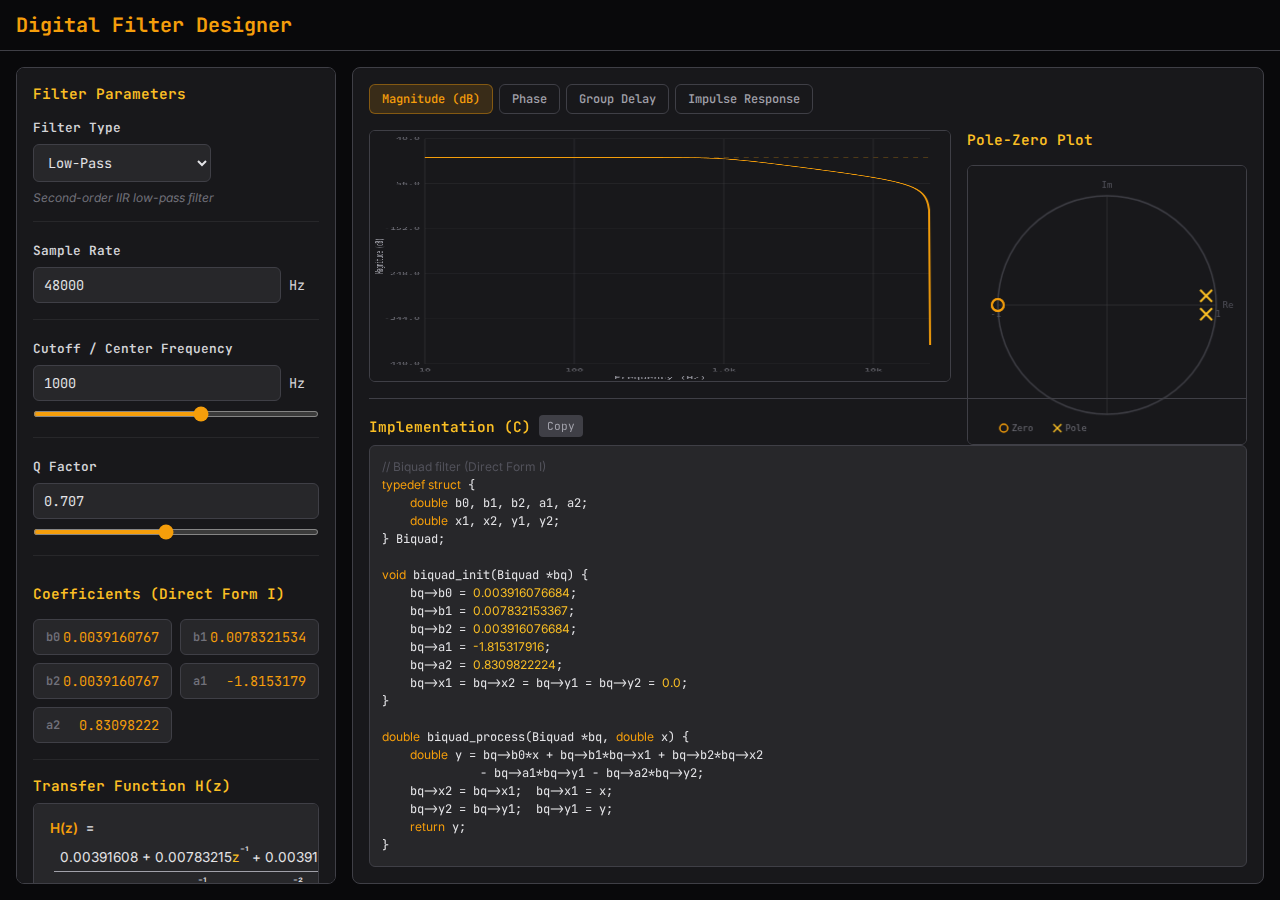
<file: biquad-pwa/index.html>
<!DOCTYPE html>
<html lang="en">
<head>
    <meta charset="UTF-8">
    <meta name="viewport" content="width=device-width, initial-scale=1.0">
    <meta name="description" content="Digital Filter Designer - Interactive discrete IIR filter design with real-time frequency response">
    <meta name="theme-color" content="#09090b">
    <title>Digital Filter Designer</title>

    <link rel="icon" type="image/svg+xml" href="data:image/svg+xml,%3Csvg xmlns=%27http://www.w3.org/2000/svg%27 viewBox=%270 0 32 32%27%3E%3Crect fill=%27%23f59e0b%27 width=%2732%27 height=%2732%27 rx=%274%27/%3E%3Ctext x=%2716%27 y=%2724%27 font-size=%2714%27 fill=%27%2309090b%27 text-anchor=%27middle%27 font-weight=%27bold%27%3EH(z)%3C/text%3E%3C/svg%3E">

    <!-- Fonts (matching main portfolio) -->
    <link rel="preconnect" href="https://fonts.googleapis.com">
    <link rel="preconnect" href="https://fonts.gstatic.com" crossorigin>
    <link href="https://fonts.googleapis.com/css2?family=JetBrains+Mono:wght@400;500;600;700&family=Inter:wght@400;500;600&display=swap" rel="stylesheet">

    <style>
        * {
            margin: 0;
            padding: 0;
            box-sizing: border-box;
            font-family: 'Inter', sans-serif;
        }

        ::-webkit-scrollbar { width: 8px; height: 8px; }
        ::-webkit-scrollbar-track { background: #18181b; }
        ::-webkit-scrollbar-thumb { background: #3f3f46; border-radius: 4px; }
        ::-webkit-scrollbar-thumb:hover { background: #52525b; }

        html, body {
            width: 100%;
            height: 100%;
            background: #09090b;
            color: #a1a1aa;
            overflow: hidden;
        }

        body {
            display: flex;
            flex-direction: column;
        }

        .container {
            display: flex;
            flex-direction: column;
            height: 100vh;
            width: 100%;
        }

        .nav-bar {
            background: #09090b;
            border-bottom: 1px solid #3f3f46;
            padding: 0.75rem 1rem;
            display: flex;
            justify-content: space-between;
            align-items: center;
            z-index: 100;
        }

        .nav-title {
            font-size: 1.25rem;
            font-weight: 700;
            color: #f59e0b;
            font-family: 'JetBrains Mono', monospace;
        }

        .main-content {
            display: flex;
            flex: 1;
            gap: 1rem;
            padding: 1rem;
            overflow: hidden;
        }

        .section {
            background: #18181b;
            border: 1px solid #3f3f46;
            border-radius: 0.5rem;
            padding: 1rem;
            overflow-y: auto;
        }

        .left-panel {
            flex: 0 0 320px;
            display: flex;
            flex-direction: column;
        }

        .right-panel {
            flex: 1;
            display: flex;
            flex-direction: column;
        }

        .section-title {
            margin-bottom: 1rem;
            color: #fbbf24;
            font-family: 'JetBrains Mono', monospace;
            font-weight: 600;
            font-size: 0.9rem;
        }

        .input-group {
            margin-bottom: 1.25rem;
            padding-bottom: 1rem;
            border-bottom: 1px solid #27272a;
        }

        .input-group:last-child {
            border-bottom: none;
            margin-bottom: 0;
        }

        label {
            display: block;
            font-weight: 600;
            margin-bottom: 0.5rem;
            font-size: 0.8rem;
            color: #d4d4d8;
            font-family: 'JetBrains Mono', monospace;
        }

        .input-wrapper {
            display: flex;
            gap: 0.5rem;
            align-items: center;
        }

        input[type="number"],
        select {
            flex: 1;
            padding: 0.5rem 0.625rem;
            background: #27272a;
            border: 1px solid #3f3f46;
            color: #e4e4e7;
            font-family: 'JetBrains Mono', monospace;
            font-size: 0.85rem;
            border-radius: 0.375rem;
            transition: all 0.2s ease;
        }

        input[type="number"]:focus,
        select:focus {
            outline: none;
            border-color: #f59e0b;
            box-shadow: 0 0 0 2px rgba(245, 158, 11, 0.15);
        }

        select {
            cursor: pointer;
        }

        select option {
            background: #27272a;
            color: #e4e4e7;
        }

        input[type="range"] {
            flex: 1;
            cursor: pointer;
            accent-color: #f59e0b;
            height: 6px;
        }

        .unit-label {
            color: #d4d4d8;
            font-family: 'JetBrains Mono', monospace;
            font-size: 0.85rem;
            min-width: 30px;
        }

        .coeff-grid {
            display: grid;
            grid-template-columns: 1fr 1fr;
            gap: 0.5rem;
        }

        .coeff-item {
            background: #27272a;
            border: 1px solid #3f3f46;
            padding: 0.5rem 0.75rem;
            border-radius: 0.375rem;
            display: flex;
            justify-content: space-between;
            align-items: center;
        }

        .coeff-name {
            font-family: 'JetBrains Mono', monospace;
            font-size: 0.75rem;
            color: #71717a;
            font-weight: 600;
        }

        .coeff-value {
            font-family: 'JetBrains Mono', monospace;
            font-size: 0.85rem;
            color: #f59e0b;
        }

        .plot-tabs {
            display: flex;
            gap: 0.375rem;
            margin-bottom: 1rem;
            flex-wrap: wrap;
        }

        .plot-tab {
            padding: 0.375rem 0.75rem;
            background: transparent;
            border: 1px solid #3f3f46;
            color: #a1a1aa;
            cursor: pointer;
            font-size: 0.75rem;
            font-family: 'JetBrains Mono', monospace;
            font-weight: 500;
            transition: all 0.2s ease;
            border-radius: 0.375rem;
        }

        .plot-tab:hover {
            background: #27272a;
            color: #e4e4e7;
            border-color: #52525b;
        }

        .plot-tab.active {
            background: rgba(245, 158, 11, 0.15);
            color: #f59e0b;
            border-color: rgba(245, 158, 11, 0.4);
        }

        .plot-area {
            flex: 1;
            display: flex;
            gap: 1rem;
            min-height: 0;
        }

        .plot-main {
            flex: 1;
            display: flex;
            flex-direction: column;
            min-width: 0;
        }

        canvas {
            width: 100%;
            flex: 1;
            background: #18181b;
            border: 1px solid #3f3f46;
            border-radius: 0.375rem;
            display: block;
            min-height: 200px;
        }

        .pz-canvas-wrap {
            flex: 0 0 280px;
            display: flex;
            flex-direction: column;
        }

        .pz-canvas-wrap canvas {
            aspect-ratio: 1;
            flex: 0 0 auto;
        }

        .impl-section {
            margin-top: 1rem;
            padding-top: 1rem;
            border-top: 1px solid #3f3f46;
        }

        .code-block {
            background: #27272a;
            border: 1px solid #3f3f46;
            border-radius: 0.375rem;
            padding: 0.75rem;
            font-family: 'JetBrains Mono', monospace;
            font-size: 0.75rem;
            color: #e4e4e7;
            overflow-x: auto;
            white-space: pre;
            line-height: 1.5;
        }

        .code-block .keyword { color: #f59e0b; }
        .code-block .comment { color: #52525b; }
        .code-block .number { color: #fbbf24; }

        .copy-btn {
            background: #3f3f46;
            border: none;
            color: #a1a1aa;
            padding: 0.25rem 0.5rem;
            border-radius: 0.25rem;
            cursor: pointer;
            font-size: 0.7rem;
            font-family: 'JetBrains Mono', monospace;
            transition: all 0.2s;
            margin-left: 0.5rem;
        }

        .copy-btn:hover {
            background: #52525b;
            color: #e4e4e7;
        }

        .tf-section {
            margin-top: 1rem;
            padding-top: 1rem;
            border-top: 1px solid #27272a;
        }

        .tf-display {
            background: #27272a;
            border: 1px solid #3f3f46;
            border-radius: 0.375rem;
            padding: 0.75rem 1rem;
            font-family: 'JetBrains Mono', monospace;
            font-size: 0.85rem;
            color: #e4e4e7;
            overflow-x: auto;
            line-height: 1.8;
        }

        .tf-display .tf-label {
            color: #f59e0b;
            font-weight: 600;
        }

        .tf-display .tf-frac {
            display: inline-flex;
            flex-direction: column;
            align-items: center;
            vertical-align: middle;
            margin: 0 0.25rem;
        }

        .tf-display .tf-num,
        .tf-display .tf-den {
            padding: 0.1rem 0.375rem;
            white-space: nowrap;
        }

        .tf-display .tf-bar {
            width: 100%;
            height: 1px;
            background: #a1a1aa;
        }

        .tf-display .tf-var {
            color: #fbbf24;
        }

        .filter-info {
            font-size: 0.75rem;
            color: #71717a;
            margin-top: 0.5rem;
            font-style: italic;
        }

        @media (max-width: 1200px) {
            .main-content {
                flex-direction: column;
                overflow-y: auto;
            }

            .left-panel {
                flex: 0 0 auto;
            }

            .right-panel {
                flex: 0 0 auto;
                min-height: 500px;
            }

            .plot-area {
                flex-direction: column;
            }

            .pz-canvas-wrap {
                flex: 0 0 auto;
            }

            .pz-canvas-wrap canvas {
                max-height: 280px;
                width: auto;
                margin: 0 auto;
            }
        }

        @media (max-width: 768px) {
            .nav-bar {
                flex-direction: column;
                gap: 0.75rem;
            }

            .section {
                padding: 0.75rem;
            }

            .coeff-grid {
                grid-template-columns: 1fr;
            }
        }
    </style>
</head>
<body>
    <div class="container">
        <div class="nav-bar">
            <div class="nav-title">Digital Filter Designer</div>
        </div>

        <div class="main-content">
            <div class="left-panel section">
                <h3 class="section-title">Filter Parameters</h3>

                <div class="input-group">
                    <label for="filterType">Filter Type</label>
                    <select id="filterType">
                        <option value="lowpass">Low-Pass</option>
                        <option value="highpass">High-Pass</option>
                        <option value="bandpass">Band-Pass</option>
                        <option value="notch">Notch (Band-Stop)</option>
                        <option value="peaking">Peaking EQ</option>
                        <option value="lowshelf">Low Shelf</option>
                        <option value="highshelf">High Shelf</option>
                        <option value="allpass">All-Pass</option>
                    </select>
                    <div class="filter-info" id="filterInfo">Second-order IIR low-pass filter</div>
                </div>

                <div class="input-group">
                    <label for="sampleRate">Sample Rate</label>
                    <div class="input-wrapper">
                        <input type="number" id="sampleRate" min="1000" max="384000" value="48000" step="1">
                        <span class="unit-label">Hz</span>
                    </div>
                </div>

                <div class="input-group">
                    <label for="frequency">Cutoff / Center Frequency</label>
                    <div class="input-wrapper">
                        <input type="number" id="frequency" min="1" max="192000" value="1000" step="1">
                        <span class="unit-label">Hz</span>
                    </div>
                    <input type="range" id="frequencySlider" min="0" max="1" value="0.5" step="0.001" style="margin-top: 0.5rem; width: 100%;">
                </div>

                <div class="input-group">
                    <label for="Q">Q Factor</label>
                    <div class="input-wrapper">
                        <input type="number" id="Q" min="0.01" max="100" value="0.707" step="0.001">
                    </div>
                    <input type="range" id="QSlider" min="-2" max="2" value="-0.15" step="0.01" style="margin-top: 0.5rem; width: 100%;">
                </div>

                <div class="input-group" id="gainGroup">
                    <label for="gain">Gain</label>
                    <div class="input-wrapper">
                        <input type="number" id="gain" min="-40" max="40" value="6" step="0.1">
                        <span class="unit-label">dB</span>
                    </div>
                    <input type="range" id="gainSlider" min="-40" max="40" value="6" step="0.1" style="margin-top: 0.5rem; width: 100%;">
                </div>

                <h3 class="section-title" style="margin-top: 0.5rem;">Coefficients (Direct Form I)</h3>

                <div class="coeff-grid" id="coeffGrid">
                    <div class="coeff-item"><span class="coeff-name">b0</span><span class="coeff-value" id="coeff_b0">0</span></div>
                    <div class="coeff-item"><span class="coeff-name">b1</span><span class="coeff-value" id="coeff_b1">0</span></div>
                    <div class="coeff-item"><span class="coeff-name">b2</span><span class="coeff-value" id="coeff_b2">0</span></div>
                    <div class="coeff-item"><span class="coeff-name">a1</span><span class="coeff-value" id="coeff_a1">0</span></div>
                    <div class="coeff-item"><span class="coeff-name">a2</span><span class="coeff-value" id="coeff_a2">0</span></div>
                </div>

                <div class="tf-section">
                    <h3 class="section-title" style="margin-bottom: 0.5rem;">Transfer Function H(z)</h3>
                    <div class="tf-display" id="tfDisplay"></div>
                </div>
            </div>

            <div class="right-panel section">
                <div class="plot-tabs">
                    <button class="plot-tab active" data-plot="magnitude">Magnitude (dB)</button>
                    <button class="plot-tab" data-plot="phase">Phase</button>
                    <button class="plot-tab" data-plot="group-delay">Group Delay</button>
                    <button class="plot-tab" data-plot="impulse">Impulse Response</button>
                </div>

                <div class="plot-area">
                    <div class="plot-main">
                        <canvas id="plotCanvas"></canvas>
                    </div>
                    <div class="pz-canvas-wrap">
                        <h3 class="section-title">Pole-Zero Plot</h3>
                        <canvas id="pzCanvas"></canvas>
                    </div>
                </div>

                <div class="impl-section">
                    <div style="display: flex; align-items: center; margin-bottom: 0.5rem;">
                        <h3 class="section-title" style="margin-bottom: 0;">Implementation (C)</h3>
                        <button class="copy-btn" id="copyBtn">Copy</button>
                    </div>
                    <div class="code-block" id="codeBlock"></div>
                </div>
            </div>
        </div>
    </div>

    <script>
        // ============================================================================
        // BIQUAD COEFFICIENT CALCULATION
        // Robert Bristow-Johnson's Audio EQ Cookbook formulas
        // ============================================================================

        function computeCoefficients(type, Fs, f0, Q, dBgain) {
            const A = Math.pow(10, dBgain / 40);
            const w0 = 2 * Math.PI * f0 / Fs;
            const cosw0 = Math.cos(w0);
            const sinw0 = Math.sin(w0);
            const alpha = sinw0 / (2 * Q);

            let b0, b1, b2, a0, a1, a2;

            switch (type) {
                case 'lowpass':
                    b0 = (1 - cosw0) / 2;
                    b1 = 1 - cosw0;
                    b2 = (1 - cosw0) / 2;
                    a0 = 1 + alpha;
                    a1 = -2 * cosw0;
                    a2 = 1 - alpha;
                    break;

                case 'highpass':
                    b0 = (1 + cosw0) / 2;
                    b1 = -(1 + cosw0);
                    b2 = (1 + cosw0) / 2;
                    a0 = 1 + alpha;
                    a1 = -2 * cosw0;
                    a2 = 1 - alpha;
                    break;

                case 'bandpass':
                    b0 = alpha;
                    b1 = 0;
                    b2 = -alpha;
                    a0 = 1 + alpha;
                    a1 = -2 * cosw0;
                    a2 = 1 - alpha;
                    break;

                case 'notch':
                    b0 = 1;
                    b1 = -2 * cosw0;
                    b2 = 1;
                    a0 = 1 + alpha;
                    a1 = -2 * cosw0;
                    a2 = 1 - alpha;
                    break;

                case 'peaking':
                    b0 = 1 + alpha * A;
                    b1 = -2 * cosw0;
                    b2 = 1 - alpha * A;
                    a0 = 1 + alpha / A;
                    a1 = -2 * cosw0;
                    a2 = 1 - alpha / A;
                    break;

                case 'lowshelf': {
                    const sq = 2 * Math.sqrt(A) * alpha;
                    b0 = A * ((A + 1) - (A - 1) * cosw0 + sq);
                    b1 = 2 * A * ((A - 1) - (A + 1) * cosw0);
                    b2 = A * ((A + 1) - (A - 1) * cosw0 - sq);
                    a0 = (A + 1) + (A - 1) * cosw0 + sq;
                    a1 = -2 * ((A - 1) + (A + 1) * cosw0);
                    a2 = (A + 1) + (A - 1) * cosw0 - sq;
                    break;
                }

                case 'highshelf': {
                    const sq = 2 * Math.sqrt(A) * alpha;
                    b0 = A * ((A + 1) + (A - 1) * cosw0 + sq);
                    b1 = -2 * A * ((A - 1) + (A + 1) * cosw0);
                    b2 = A * ((A + 1) + (A - 1) * cosw0 - sq);
                    a0 = (A + 1) - (A - 1) * cosw0 + sq;
                    a1 = 2 * ((A - 1) - (A + 1) * cosw0);
                    a2 = (A + 1) - (A - 1) * cosw0 - sq;
                    break;
                }

                case 'allpass':
                    b0 = 1 - alpha;
                    b1 = -2 * cosw0;
                    b2 = 1 + alpha;
                    a0 = 1 + alpha;
                    a1 = -2 * cosw0;
                    a2 = 1 - alpha;
                    break;

                default:
                    b0 = 1; b1 = 0; b2 = 0; a0 = 1; a1 = 0; a2 = 0;
            }

            // Normalize by a0
            return {
                b0: b0 / a0,
                b1: b1 / a0,
                b2: b2 / a0,
                a1: a1 / a0,
                a2: a2 / a0
            };
        }

        // ============================================================================
        // FREQUENCY RESPONSE EVALUATION
        // ============================================================================

        function evalResponse(coeffs, Fs, numPoints) {
            const { b0, b1, b2, a1, a2 } = coeffs;
            const freqs = [];
            const mags = [];
            const phases = [];
            const groupDelays = [];

            for (let i = 0; i < numPoints; i++) {
                // Log-spaced frequency from 10 Hz to Nyquist
                const logMin = Math.log10(10);
                const logMax = Math.log10(Fs / 2);
                const logF = logMin + (logMax - logMin) * (i / (numPoints - 1));
                const f = Math.pow(10, logF);
                const w = 2 * Math.PI * f / Fs;

                // H(z) = (b0 + b1*z^-1 + b2*z^-2) / (1 + a1*z^-1 + a2*z^-2)
                // z = e^(jw)
                const cosw = Math.cos(w);
                const sinw = Math.sin(w);
                const cos2w = Math.cos(2 * w);
                const sin2w = Math.sin(2 * w);

                const numReal = b0 + b1 * cosw + b2 * cos2w;
                const numImag = -(b1 * sinw + b2 * sin2w);
                const denReal = 1 + a1 * cosw + a2 * cos2w;
                const denImag = -(a1 * sinw + a2 * sin2w);

                const denMagSq = denReal * denReal + denImag * denImag;
                const hReal = (numReal * denReal + numImag * denImag) / denMagSq;
                const hImag = (numImag * denReal - numReal * denImag) / denMagSq;

                const mag = Math.sqrt(hReal * hReal + hImag * hImag);
                const phase = Math.atan2(hImag, hReal);

                freqs.push(f);
                mags.push(20 * Math.log10(mag + 1e-20));
                phases.push(phase * 180 / Math.PI);
            }

            // Group delay via finite difference of phase
            for (let i = 0; i < numPoints; i++) {
                if (i === 0 || i === numPoints - 1) {
                    groupDelays.push(0);
                    continue;
                }
                const w1 = 2 * Math.PI * freqs[i - 1] / Fs;
                const w2 = 2 * Math.PI * freqs[i + 1] / Fs;

                const ph1 = evalPhaseRad(coeffs, w1);
                const ph2 = evalPhaseRad(coeffs, w2);

                let dPhase = ph1 - ph2;
                // Unwrap
                while (dPhase > Math.PI) dPhase -= 2 * Math.PI;
                while (dPhase < -Math.PI) dPhase += 2 * Math.PI;

                const dw = w2 - w1;
                const gd = dPhase / dw;
                groupDelays.push(gd / Fs * 1000); // in ms
            }

            return { freqs, mags, phases, groupDelays };
        }

        function evalPhaseRad(coeffs, w) {
            const { b0, b1, b2, a1, a2 } = coeffs;
            const cosw = Math.cos(w);
            const sinw = Math.sin(w);
            const cos2w = Math.cos(2 * w);
            const sin2w = Math.sin(2 * w);

            const numReal = b0 + b1 * cosw + b2 * cos2w;
            const numImag = -(b1 * sinw + b2 * sin2w);
            const denReal = 1 + a1 * cosw + a2 * cos2w;
            const denImag = -(a1 * sinw + a2 * sin2w);

            const denMagSq = denReal * denReal + denImag * denImag;
            const hReal = (numReal * denReal + numImag * denImag) / denMagSq;
            const hImag = (numImag * denReal - numReal * denImag) / denMagSq;
            return Math.atan2(hImag, hReal);
        }

        // ============================================================================
        // IMPULSE RESPONSE
        // ============================================================================

        function computeImpulse(coeffs, numSamples) {
            const { b0, b1, b2, a1, a2 } = coeffs;
            const output = [];
            let x0 = 0, x1 = 0, x2 = 0;
            let y1 = 0, y2 = 0;

            for (let n = 0; n < numSamples; n++) {
                x0 = (n === 0) ? 1 : 0;
                const y0 = b0 * x0 + b1 * x1 + b2 * x2 - a1 * y1 - a2 * y2;
                output.push(y0);
                x2 = x1;
                x1 = x0;
                y2 = y1;
                y1 = y0;
            }

            return output;
        }

        // ============================================================================
        // POLE-ZERO CALCULATION
        // ============================================================================

        function computePolesZeros(coeffs) {
            const { b0, b1, b2, a1, a2 } = coeffs;

            // Zeros: roots of b0 + b1*z^-1 + b2*z^-2 = 0
            // => b0*z^2 + b1*z + b2 = 0
            const zeros = quadRoots(b0, b1, b2);

            // Poles: roots of 1 + a1*z^-1 + a2*z^-2 = 0
            // => z^2 + a1*z + a2 = 0
            const poles = quadRoots(1, a1, a2);

            return { poles, zeros };
        }

        function quadRoots(a, b, c) {
            if (Math.abs(a) < 1e-15) {
                if (Math.abs(b) < 1e-15) return [];
                return [{ re: -c / b, im: 0 }];
            }
            const disc = b * b - 4 * a * c;
            if (disc >= 0) {
                const sqrtDisc = Math.sqrt(disc);
                return [
                    { re: (-b + sqrtDisc) / (2 * a), im: 0 },
                    { re: (-b - sqrtDisc) / (2 * a), im: 0 }
                ];
            } else {
                const realPart = -b / (2 * a);
                const imagPart = Math.sqrt(-disc) / (2 * a);
                return [
                    { re: realPart, im: imagPart },
                    { re: realPart, im: -imagPart }
                ];
            }
        }

        // ============================================================================
        // PLOTTING
        // ============================================================================

        function setupCanvas(canvas) {
            const dpr = window.devicePixelRatio || 1;
            const rect = canvas.getBoundingClientRect();
            canvas.width = rect.width * dpr;
            canvas.height = rect.height * dpr;
            const ctx = canvas.getContext('2d');
            ctx.scale(dpr, dpr);
            return { ctx, w: rect.width, h: rect.height };
        }

        function formatFreq(f) {
            if (f >= 1000) return (f / 1000).toFixed(f >= 10000 ? 0 : 1) + 'k';
            return f.toFixed(0);
        }

        function drawMagnitudePlot(response) {
            const canvas = document.getElementById('plotCanvas');
            const { ctx, w, h } = setupCanvas(canvas);

            ctx.fillStyle = '#18181b';
            ctx.fillRect(0, 0, w, h);

            const margin = { top: 20, right: 20, bottom: 45, left: 55 };
            const pw = w - margin.left - margin.right;
            const ph = h - margin.top - margin.bottom;

            const { freqs, mags } = response;
            const Fs = parseFloat(document.getElementById('sampleRate').value);

            // Auto-range Y axis
            let minMag = Math.min(...mags);
            let maxMag = Math.max(...mags);
            const range = maxMag - minMag;
            if (range < 10) {
                const mid = (maxMag + minMag) / 2;
                minMag = mid - 10;
                maxMag = mid + 10;
            } else {
                minMag -= range * 0.1;
                maxMag += range * 0.1;
            }

            // Grid
            drawLogGrid(ctx, margin, pw, ph, freqs[0], Fs / 2, minMag, maxMag);

            // Curve
            ctx.strokeStyle = '#f59e0b';
            ctx.lineWidth = 2;
            ctx.beginPath();
            for (let i = 0; i < freqs.length; i++) {
                const x = margin.left + (Math.log10(freqs[i]) - Math.log10(freqs[0])) / (Math.log10(Fs / 2) - Math.log10(freqs[0])) * pw;
                const y = margin.top + ph * (1 - (mags[i] - minMag) / (maxMag - minMag));
                if (i === 0) ctx.moveTo(x, y); else ctx.lineTo(x, y);
            }
            ctx.stroke();

            // 0 dB line
            if (minMag < 0 && maxMag > 0) {
                ctx.strokeStyle = 'rgba(245, 158, 11, 0.25)';
                ctx.setLineDash([5, 5]);
                const y0 = margin.top + ph * (1 - (0 - minMag) / (maxMag - minMag));
                ctx.beginPath();
                ctx.moveTo(margin.left, y0);
                ctx.lineTo(margin.left + pw, y0);
                ctx.stroke();
                ctx.setLineDash([]);
            }

            // Axis labels
            ctx.fillStyle = '#a1a1aa';
            ctx.font = '11px JetBrains Mono, monospace';
            ctx.textAlign = 'center';
            ctx.fillText('Frequency (Hz)', w / 2, h - 5);
            ctx.save();
            ctx.translate(13, h / 2);
            ctx.rotate(-Math.PI / 2);
            ctx.fillText('Magnitude (dB)', 0, 0);
            ctx.restore();
        }

        function drawPhasePlot(response) {
            const canvas = document.getElementById('plotCanvas');
            const { ctx, w, h } = setupCanvas(canvas);

            ctx.fillStyle = '#18181b';
            ctx.fillRect(0, 0, w, h);

            const margin = { top: 20, right: 20, bottom: 45, left: 55 };
            const pw = w - margin.left - margin.right;
            const ph = h - margin.top - margin.bottom;

            const { freqs, phases } = response;
            const Fs = parseFloat(document.getElementById('sampleRate').value);

            drawLogGrid(ctx, margin, pw, ph, freqs[0], Fs / 2, -180, 180, true);

            ctx.strokeStyle = '#fbbf24';
            ctx.lineWidth = 2;
            ctx.beginPath();
            for (let i = 0; i < freqs.length; i++) {
                const x = margin.left + (Math.log10(freqs[i]) - Math.log10(freqs[0])) / (Math.log10(Fs / 2) - Math.log10(freqs[0])) * pw;
                const y = margin.top + ph * (1 - (phases[i] - (-180)) / 360);
                if (i === 0) ctx.moveTo(x, y); else ctx.lineTo(x, y);
            }
            ctx.stroke();

            ctx.fillStyle = '#a1a1aa';
            ctx.font = '11px JetBrains Mono, monospace';
            ctx.textAlign = 'center';
            ctx.fillText('Frequency (Hz)', w / 2, h - 5);
            ctx.save();
            ctx.translate(13, h / 2);
            ctx.rotate(-Math.PI / 2);
            ctx.fillText('Phase (degrees)', 0, 0);
            ctx.restore();
        }

        function drawGroupDelayPlot(response) {
            const canvas = document.getElementById('plotCanvas');
            const { ctx, w, h } = setupCanvas(canvas);

            ctx.fillStyle = '#18181b';
            ctx.fillRect(0, 0, w, h);

            const margin = { top: 20, right: 20, bottom: 45, left: 55 };
            const pw = w - margin.left - margin.right;
            const ph = h - margin.top - margin.bottom;

            const { freqs, groupDelays } = response;
            const Fs = parseFloat(document.getElementById('sampleRate').value);

            // Skip edge samples for range
            const inner = groupDelays.slice(1, -1);
            let minGd = Math.min(...inner);
            let maxGd = Math.max(...inner);
            const range = maxGd - minGd;
            if (range < 0.1) {
                const mid = (maxGd + minGd) / 2;
                minGd = mid - 0.5;
                maxGd = mid + 0.5;
            } else {
                minGd -= range * 0.1;
                maxGd += range * 0.1;
            }

            drawLogGrid(ctx, margin, pw, ph, freqs[0], Fs / 2, minGd, maxGd);

            ctx.strokeStyle = '#f59e0b';
            ctx.lineWidth = 2;
            ctx.beginPath();
            let started = false;
            for (let i = 1; i < freqs.length - 1; i++) {
                const x = margin.left + (Math.log10(freqs[i]) - Math.log10(freqs[0])) / (Math.log10(Fs / 2) - Math.log10(freqs[0])) * pw;
                const y = margin.top + ph * (1 - (groupDelays[i] - minGd) / (maxGd - minGd));
                const clampedY = Math.max(margin.top, Math.min(margin.top + ph, y));
                if (!started) { ctx.moveTo(x, clampedY); started = true; } else ctx.lineTo(x, clampedY);
            }
            ctx.stroke();

            ctx.fillStyle = '#a1a1aa';
            ctx.font = '11px JetBrains Mono, monospace';
            ctx.textAlign = 'center';
            ctx.fillText('Frequency (Hz)', w / 2, h - 5);
            ctx.save();
            ctx.translate(13, h / 2);
            ctx.rotate(-Math.PI / 2);
            ctx.fillText('Group Delay (ms)', 0, 0);
            ctx.restore();
        }

        function drawImpulsePlot(coeffs, Fs) {
            const canvas = document.getElementById('plotCanvas');
            const { ctx, w, h } = setupCanvas(canvas);

            ctx.fillStyle = '#18181b';
            ctx.fillRect(0, 0, w, h);

            const margin = { top: 20, right: 20, bottom: 45, left: 55 };
            const pw = w - margin.left - margin.right;
            const ph = h - margin.top - margin.bottom;

            const numSamples = 64;
            const impulse = computeImpulse(coeffs, numSamples);

            let minVal = Math.min(...impulse, 0);
            let maxVal = Math.max(...impulse, 0);
            const range = maxVal - minVal;
            if (range < 0.01) { minVal = -1; maxVal = 1; }
            else { minVal -= range * 0.1; maxVal += range * 0.1; }

            // Grid
            ctx.strokeStyle = 'rgba(63, 63, 70, 0.5)';
            ctx.fillStyle = '#71717a';
            ctx.font = '10px JetBrains Mono, monospace';

            const ySteps = 5;
            for (let i = 0; i <= ySteps; i++) {
                const val = minVal + (maxVal - minVal) * (i / ySteps);
                const y = margin.top + ph * (1 - i / ySteps);
                ctx.beginPath();
                ctx.moveTo(margin.left, y);
                ctx.lineTo(margin.left + pw, y);
                ctx.stroke();
                ctx.textAlign = 'right';
                ctx.fillText(val.toFixed(3), margin.left - 5, y + 3);
            }

            // Zero line
            const y0 = margin.top + ph * (1 - (0 - minVal) / (maxVal - minVal));
            ctx.strokeStyle = 'rgba(245, 158, 11, 0.25)';
            ctx.setLineDash([5, 5]);
            ctx.beginPath();
            ctx.moveTo(margin.left, y0);
            ctx.lineTo(margin.left + pw, y0);
            ctx.stroke();
            ctx.setLineDash([]);

            // Sample stems
            const barWidth = Math.max(2, pw / numSamples * 0.6);
            for (let n = 0; n < numSamples; n++) {
                const x = margin.left + (n / (numSamples - 1)) * pw;
                const y = margin.top + ph * (1 - (impulse[n] - minVal) / (maxVal - minVal));

                ctx.strokeStyle = '#f59e0b';
                ctx.lineWidth = 1.5;
                ctx.beginPath();
                ctx.moveTo(x, y0);
                ctx.lineTo(x, y);
                ctx.stroke();

                ctx.fillStyle = '#f59e0b';
                ctx.beginPath();
                ctx.arc(x, y, 2.5, 0, 2 * Math.PI);
                ctx.fill();
            }

            // X axis labels
            ctx.fillStyle = '#71717a';
            ctx.textAlign = 'center';
            ctx.font = '10px JetBrains Mono, monospace';
            for (let n = 0; n < numSamples; n += 8) {
                const x = margin.left + (n / (numSamples - 1)) * pw;
                ctx.fillText('n=' + n, x, margin.top + ph + 20);
            }

            ctx.fillStyle = '#a1a1aa';
            ctx.font = '11px JetBrains Mono, monospace';
            ctx.textAlign = 'center';
            ctx.fillText('Sample (n)', w / 2, h - 5);
            ctx.save();
            ctx.translate(13, h / 2);
            ctx.rotate(-Math.PI / 2);
            ctx.fillText('Amplitude', 0, 0);
            ctx.restore();
        }

        function drawLogGrid(ctx, margin, pw, ph, fMin, fMax, yMin, yMax, isPhase) {
            ctx.strokeStyle = 'rgba(63, 63, 70, 0.5)';
            ctx.fillStyle = '#71717a';
            ctx.font = '10px JetBrains Mono, monospace';

            // Vertical grid (log freq)
            for (let logF = Math.ceil(Math.log10(fMin)); logF <= Math.floor(Math.log10(fMax)); logF++) {
                const f = Math.pow(10, logF);
                const x = margin.left + (logF - Math.log10(fMin)) / (Math.log10(fMax) - Math.log10(fMin)) * pw;
                ctx.beginPath();
                ctx.moveTo(x, margin.top);
                ctx.lineTo(x, margin.top + ph);
                ctx.stroke();
                ctx.textAlign = 'center';
                ctx.fillText(formatFreq(f), x, margin.top + ph + 20);
            }

            // Horizontal grid
            const steps = isPhase ? 4 : 5;
            for (let i = 0; i <= steps; i++) {
                const val = yMin + (yMax - yMin) * (i / steps);
                const y = margin.top + ph * (1 - i / steps);
                ctx.beginPath();
                ctx.moveTo(margin.left, y);
                ctx.lineTo(margin.left + pw, y);
                ctx.stroke();
                ctx.textAlign = 'right';
                ctx.fillText(val.toFixed(1), margin.left - 5, y + 3);
            }
        }

        function drawPoleZero(coeffs) {
            const canvas = document.getElementById('pzCanvas');
            const { ctx, w, h } = setupCanvas(canvas);

            ctx.fillStyle = '#18181b';
            ctx.fillRect(0, 0, w, h);

            const margin = 30;
            const size = Math.min(w, h) - 2 * margin;
            const cx = w / 2;
            const cy = h / 2;
            const radius = size / 2;

            // Unit circle
            ctx.strokeStyle = '#3f3f46';
            ctx.lineWidth = 1.5;
            ctx.beginPath();
            ctx.arc(cx, cy, radius, 0, 2 * Math.PI);
            ctx.stroke();

            // Axes
            ctx.strokeStyle = 'rgba(63, 63, 70, 0.5)';
            ctx.lineWidth = 1;
            ctx.beginPath();
            ctx.moveTo(margin, cy);
            ctx.lineTo(w - margin, cy);
            ctx.stroke();
            ctx.beginPath();
            ctx.moveTo(cx, margin);
            ctx.lineTo(cx, h - margin);
            ctx.stroke();

            // Axis labels
            ctx.fillStyle = '#52525b';
            ctx.font = '9px JetBrains Mono, monospace';
            ctx.textAlign = 'center';
            ctx.fillText('Re', w - margin + 12, cy + 3);
            ctx.fillText('Im', cx, margin - 8);
            ctx.fillText('1', cx + radius + 2, cy + 12);
            ctx.fillText('-1', cx - radius - 2, cy + 12);

            const { poles, zeros } = computePolesZeros(coeffs);

            // Draw zeros (circles)
            zeros.forEach(z => {
                const x = cx + z.re * radius;
                const y = cy - z.im * radius;
                ctx.strokeStyle = '#f59e0b';
                ctx.lineWidth = 2;
                ctx.beginPath();
                ctx.arc(x, y, 6, 0, 2 * Math.PI);
                ctx.stroke();
            });

            // Draw poles (crosses)
            poles.forEach(p => {
                const x = cx + p.re * radius;
                const y = cy - p.im * radius;
                ctx.strokeStyle = '#fbbf24';
                ctx.lineWidth = 2;
                const s = 6;
                ctx.beginPath();
                ctx.moveTo(x - s, y - s);
                ctx.lineTo(x + s, y + s);
                ctx.stroke();
                ctx.beginPath();
                ctx.moveTo(x + s, y - s);
                ctx.lineTo(x - s, y + s);
                ctx.stroke();
            });

            // Legend
            ctx.font = '9px JetBrains Mono, monospace';
            ctx.fillStyle = '#71717a';
            ctx.textAlign = 'left';

            ctx.strokeStyle = '#f59e0b';
            ctx.lineWidth = 1.5;
            ctx.beginPath();
            ctx.arc(margin + 6, h - margin + 14, 4, 0, 2 * Math.PI);
            ctx.stroke();
            ctx.fillText('Zero', margin + 14, h - margin + 17);

            ctx.strokeStyle = '#fbbf24';
            ctx.lineWidth = 1.5;
            ctx.beginPath();
            ctx.moveTo(margin + 56, h - margin + 10);
            ctx.lineTo(margin + 64, h - margin + 18);
            ctx.stroke();
            ctx.beginPath();
            ctx.moveTo(margin + 64, h - margin + 10);
            ctx.lineTo(margin + 56, h - margin + 18);
            ctx.stroke();
            ctx.fillText('Pole', margin + 68, h - margin + 17);
        }

        // ============================================================================
        // CODE GENERATION
        // ============================================================================

        function generateCode(coeffs) {
            const { b0, b1, b2, a1, a2 } = coeffs;
            const fmt = v => {
                const s = v.toPrecision(10);
                return s.includes('.') ? s : s + '.0';
            };

            return `<span class="comment">// Biquad filter (Direct Form I)</span>
<span class="keyword">typedef struct</span> {
    <span class="keyword">double</span> b0, b1, b2, a1, a2;
    <span class="keyword">double</span> x1, x2, y1, y2;
} Biquad;

<span class="keyword">void</span> biquad_init(Biquad *bq) {
    bq->b0 = <span class="number">${fmt(b0)}</span>;
    bq->b1 = <span class="number">${fmt(b1)}</span>;
    bq->b2 = <span class="number">${fmt(b2)}</span>;
    bq->a1 = <span class="number">${fmt(a1)}</span>;
    bq->a2 = <span class="number">${fmt(a2)}</span>;
    bq->x1 = bq->x2 = bq->y1 = bq->y2 = <span class="number">0.0</span>;
}

<span class="keyword">double</span> biquad_process(Biquad *bq, <span class="keyword">double</span> x) {
    <span class="keyword">double</span> y = bq->b0*x + bq->b1*bq->x1 + bq->b2*bq->x2
              - bq->a1*bq->y1 - bq->a2*bq->y2;
    bq->x2 = bq->x1;  bq->x1 = x;
    bq->y2 = bq->y1;  bq->y1 = y;
    <span class="keyword">return</span> y;
}`;
        }

        function generatePlainCode(coeffs) {
            const { b0, b1, b2, a1, a2 } = coeffs;
            const fmt = v => v.toPrecision(10);
            return `// Biquad filter (Direct Form I)
typedef struct {
    double b0, b1, b2, a1, a2;
    double x1, x2, y1, y2;
} Biquad;

void biquad_init(Biquad *bq) {
    bq->b0 = ${fmt(b0)};
    bq->b1 = ${fmt(b1)};
    bq->b2 = ${fmt(b2)};
    bq->a1 = ${fmt(a1)};
    bq->a2 = ${fmt(a2)};
    bq->x1 = bq->x2 = bq->y1 = bq->y2 = 0.0;
}

double biquad_process(Biquad *bq, double x) {
    double y = bq->b0*x + bq->b1*bq->x1 + bq->b2*bq->x2
              - bq->a1*bq->y1 - bq->a2*bq->y2;
    bq->x2 = bq->x1;  bq->x1 = x;
    bq->y2 = bq->y1;  bq->y1 = y;
    return y;
}`;
        }

        // ============================================================================
        // FILTER INFO TEXT
        // ============================================================================

        const filterDescriptions = {
            lowpass: 'Second-order IIR low-pass filter',
            highpass: 'Second-order IIR high-pass filter',
            bandpass: 'Constant-skirt-gain band-pass filter',
            notch: 'Second-order notch (band-reject) filter',
            peaking: 'Parametric peaking EQ filter',
            lowshelf: 'Low-frequency shelving filter',
            highshelf: 'High-frequency shelving filter',
            allpass: 'Second-order all-pass (phase shift) filter'
        };

        // ============================================================================
        // UI STATE & UPDATE
        // ============================================================================

        let currentPlotType = 'magnitude';

        function update() {
            const type = document.getElementById('filterType').value;
            const Fs = parseFloat(document.getElementById('sampleRate').value) || 48000;
            const f0 = parseFloat(document.getElementById('frequency').value) || 1000;
            const Q = parseFloat(document.getElementById('Q').value) || 0.707;
            const dBgain = parseFloat(document.getElementById('gain').value) || 0;

            // Clamp frequency to Nyquist
            const maxFreq = Fs / 2 - 1;
            if (f0 > maxFreq) {
                document.getElementById('frequency').value = maxFreq;
            }

            // Show/hide gain for relevant types
            const needsGain = ['peaking', 'lowshelf', 'highshelf'].includes(type);
            document.getElementById('gainGroup').style.display = needsGain ? 'block' : 'none';

            // Filter info
            document.getElementById('filterInfo').textContent = filterDescriptions[type] || '';

            const coeffs = computeCoefficients(type, Fs, Math.min(f0, maxFreq), Q, dBgain);

            // Display coefficients
            document.getElementById('coeff_b0').textContent = coeffs.b0.toPrecision(8);
            document.getElementById('coeff_b1').textContent = coeffs.b1.toPrecision(8);
            document.getElementById('coeff_b2').textContent = coeffs.b2.toPrecision(8);
            document.getElementById('coeff_a1').textContent = coeffs.a1.toPrecision(8);
            document.getElementById('coeff_a2').textContent = coeffs.a2.toPrecision(8);

            // Response
            const response = evalResponse(coeffs, Fs, 500);

            // Draw current plot
            switch (currentPlotType) {
                case 'magnitude': drawMagnitudePlot(response); break;
                case 'phase': drawPhasePlot(response); break;
                case 'group-delay': drawGroupDelayPlot(response); break;
                case 'impulse': drawImpulsePlot(coeffs, Fs); break;
            }

            // Pole-zero
            drawPoleZero(coeffs);

            // Code
            document.getElementById('codeBlock').innerHTML = generateCode(coeffs);

            // Transfer function display
            updateTransferFunction(coeffs);
        }

        function fmtCoeff(v) {
            if (Math.abs(v) < 1e-15) return '0';
            return v.toPrecision(6);
        }

        function updateTransferFunction(coeffs) {
            const { b0, b1, b2, a1, a2 } = coeffs;
            const z = '<span class="tf-var">z</span>';

            function term(c, power) {
                if (Math.abs(c) < 1e-15) return null;
                const val = fmtCoeff(c);
                if (power === 0) return val;
                return val + z + `<sup>⁻${power === 1 ? '¹' : '²'}</sup>`;
            }

            const numTerms = [term(b0, 0), term(b1, 1), term(b2, 2)].filter(Boolean);
            const denTerms = ['1', term(a1, 1), term(a2, 2)].filter(Boolean);

            const numHtml = numTerms.join(' + ').replace(/\+ -/g, '− ');
            const denHtml = denTerms.join(' + ').replace(/\+ -/g, '− ');

            document.getElementById('tfDisplay').innerHTML =
                `<span class="tf-label">H(z)</span> = ` +
                `<span class="tf-frac"><span class="tf-num">${numHtml}</span>` +
                `<span class="tf-bar"></span>` +
                `<span class="tf-den">${denHtml}</span></span>`;
        }

        // ============================================================================
        // EVENT LISTENERS
        // ============================================================================

        // Frequency slider: log-mapped
        function freqSliderToValue() {
            const Fs = parseFloat(document.getElementById('sampleRate').value) || 48000;
            const t = parseFloat(document.getElementById('frequencySlider').value);
            const logMin = Math.log10(10);
            const logMax = Math.log10(Fs / 2);
            return Math.pow(10, logMin + t * (logMax - logMin));
        }

        function freqValueToSlider(f) {
            const Fs = parseFloat(document.getElementById('sampleRate').value) || 48000;
            const logMin = Math.log10(10);
            const logMax = Math.log10(Fs / 2);
            return (Math.log10(f) - logMin) / (logMax - logMin);
        }

        // Q slider: log-mapped
        function qSliderToValue() {
            const t = parseFloat(document.getElementById('QSlider').value);
            return Math.pow(10, t);
        }

        function qValueToSlider(q) {
            return Math.log10(q);
        }

        document.getElementById('frequency').addEventListener('input', () => {
            const f = parseFloat(document.getElementById('frequency').value) || 1;
            document.getElementById('frequencySlider').value = freqValueToSlider(f);
            update();
        });

        document.getElementById('frequencySlider').addEventListener('input', () => {
            const f = freqSliderToValue();
            document.getElementById('frequency').value = Math.round(f);
            update();
        });

        document.getElementById('Q').addEventListener('input', () => {
            const q = parseFloat(document.getElementById('Q').value) || 0.01;
            document.getElementById('QSlider').value = qValueToSlider(q);
            update();
        });

        document.getElementById('QSlider').addEventListener('input', () => {
            const q = qSliderToValue();
            document.getElementById('Q').value = q.toFixed(3);
            update();
        });

        document.getElementById('gain').addEventListener('input', () => {
            document.getElementById('gainSlider').value = document.getElementById('gain').value;
            update();
        });

        document.getElementById('gainSlider').addEventListener('input', () => {
            document.getElementById('gain').value = parseFloat(document.getElementById('gainSlider').value).toFixed(1);
            update();
        });

        document.getElementById('filterType').addEventListener('change', update);
        document.getElementById('sampleRate').addEventListener('input', () => {
            document.getElementById('frequencySlider').value = freqValueToSlider(
                parseFloat(document.getElementById('frequency').value) || 1000
            );
            update();
        });

        // Plot tabs
        document.querySelectorAll('.plot-tab').forEach(btn => {
            btn.addEventListener('click', () => {
                document.querySelectorAll('.plot-tab').forEach(b => b.classList.remove('active'));
                btn.classList.add('active');
                currentPlotType = btn.dataset.plot;
                update();
            });
        });

        // Copy button
        document.getElementById('copyBtn').addEventListener('click', () => {
            const type = document.getElementById('filterType').value;
            const Fs = parseFloat(document.getElementById('sampleRate').value) || 48000;
            const f0 = parseFloat(document.getElementById('frequency').value) || 1000;
            const Q = parseFloat(document.getElementById('Q').value) || 0.707;
            const dBgain = parseFloat(document.getElementById('gain').value) || 0;
            const coeffs = computeCoefficients(type, Fs, f0, Q, dBgain);
            const plain = generatePlainCode(coeffs);

            navigator.clipboard.writeText(plain).then(() => {
                const btn = document.getElementById('copyBtn');
                btn.textContent = 'Copied!';
                setTimeout(() => { btn.textContent = 'Copy'; }, 1500);
            }).catch(() => {});
        });

        // Resize handler
        window.addEventListener('resize', () => { update(); });

        // ============================================================================
        // INIT
        // ============================================================================

        document.addEventListener('DOMContentLoaded', () => {
            // Set initial slider positions
            document.getElementById('frequencySlider').value = freqValueToSlider(1000);
            document.getElementById('QSlider').value = qValueToSlider(0.707);
            update();
        });
    </script>
</body>
</html>
</file>
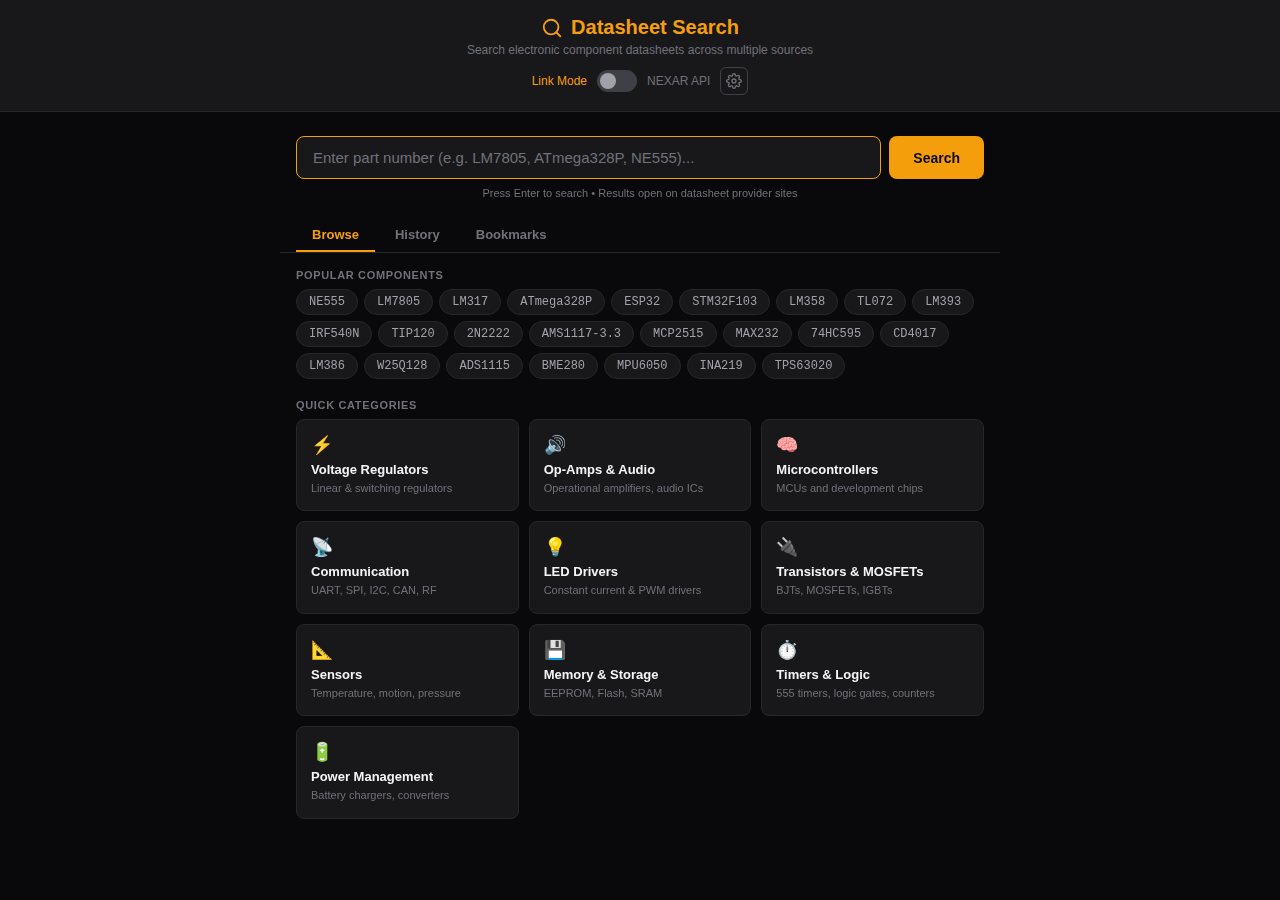
<file: datasheet-search/index.html>
<!DOCTYPE html>
<html lang="en">
<head>
<meta charset="UTF-8">
<meta name="viewport" content="width=device-width, initial-scale=1.0">
<title>Datasheet Search</title>
<style>
:root {
  --bg-0: #09090b;
  --bg-1: #18181b;
  --bg-2: #27272a;
  --bg-3: #3f3f46;
  --tx-1: #f4f4f5;
  --tx-2: #a1a1aa;
  --tx-3: #71717a;
  --accent: #f59e0b;
  --accent-h: #d97706;
  --accent-bg: rgba(245,158,11,.12);
  --danger: #ef4444;
  --success: #22c55e;
  --border: #27272a;
  --radius: 8px;
}
*, *::before, *::after { box-sizing: border-box; margin: 0; padding: 0; }
body {
  font-family: -apple-system, BlinkMacSystemFont, 'Segoe UI', Roboto, sans-serif;
  background: var(--bg-0);
  color: var(--tx-1);
  min-height: 100vh;
}

/* Header */
.header {
  background: var(--bg-1);
  border-bottom: 1px solid var(--border);
  padding: 16px 24px;
  text-align: center;
}
.header h1 {
  font-size: 20px;
  font-weight: 700;
  color: var(--accent);
  margin-bottom: 4px;
  display: flex;
  align-items: center;
  justify-content: center;
  gap: 8px;
}
.header p {
  font-size: 12px;
  color: var(--tx-3);
}

/* Mode toggle row */
.mode-row {
  display: flex;
  align-items: center;
  justify-content: center;
  gap: 10px;
  margin-top: 10px;
}
.mode-label {
  font-size: 12px;
  color: var(--tx-3);
  font-weight: 500;
  transition: color .15s;
}
.mode-label.active { color: var(--accent); }
.toggle {
  position: relative;
  width: 40px;
  height: 22px;
  flex-shrink: 0;
}
.toggle input {
  opacity: 0;
  width: 0;
  height: 0;
}
.toggle-track {
  position: absolute;
  cursor: pointer;
  inset: 0;
  background: var(--bg-3);
  border-radius: 11px;
  transition: background .2s;
}
.toggle-track::after {
  content: '';
  position: absolute;
  width: 16px;
  height: 16px;
  left: 3px;
  top: 3px;
  background: var(--tx-2);
  border-radius: 50%;
  transition: transform .2s, background .2s;
}
.toggle input:checked + .toggle-track {
  background: var(--accent);
}
.toggle input:checked + .toggle-track::after {
  transform: translateX(18px);
  background: var(--bg-0);
}
.api-settings-btn {
  background: none;
  border: 1px solid var(--bg-3);
  border-radius: 6px;
  color: var(--tx-3);
  font-size: 14px;
  cursor: pointer;
  width: 28px;
  height: 28px;
  display: inline-flex;
  align-items: center;
  justify-content: center;
  transition: all .15s;
}
.api-settings-btn:hover { border-color: var(--accent); color: var(--accent); }
.api-settings-btn.configured { color: var(--success); border-color: var(--success); }

/* Search */
.search-wrap {
  max-width: 720px;
  margin: 24px auto 0;
  padding: 0 16px;
}
.search-box {
  display: flex;
  gap: 8px;
}
.search-box input {
  flex: 1;
  padding: 12px 16px;
  background: var(--bg-1);
  border: 1px solid var(--bg-3);
  border-radius: var(--radius);
  color: var(--tx-1);
  font-size: 15px;
  outline: none;
  transition: border-color .15s;
}
.search-box input::placeholder { color: var(--tx-3); }
.search-box input:focus { border-color: var(--accent); }
.search-box button {
  padding: 12px 24px;
  background: var(--accent);
  color: var(--bg-0);
  border: none;
  border-radius: var(--radius);
  font-size: 14px;
  font-weight: 600;
  cursor: pointer;
  white-space: nowrap;
  transition: background .15s;
}
.search-box button:hover { background: var(--accent-h); }
.search-box button:disabled { opacity: .5; cursor: not-allowed; }
.search-hint {
  font-size: 11px;
  color: var(--tx-3);
  margin-top: 8px;
  text-align: center;
}

/* Tabs */
.tabs {
  max-width: 720px;
  margin: 20px auto 0;
  padding: 0 16px;
  display: flex;
  gap: 4px;
  border-bottom: 1px solid var(--border);
}
.tab-btn {
  padding: 8px 16px;
  background: none;
  border: none;
  border-bottom: 2px solid transparent;
  color: var(--tx-3);
  font-size: 13px;
  font-weight: 600;
  cursor: pointer;
  transition: all .15s;
}
.tab-btn:hover { color: var(--tx-2); }
.tab-btn.active { color: var(--accent); border-bottom-color: var(--accent); }

/* Content */
.content {
  max-width: 720px;
  margin: 0 auto;
  padding: 16px;
}
.tab-panel { display: none; }
.tab-panel.active { display: block; }

/* Quick search categories */
.cat-grid {
  display: grid;
  grid-template-columns: repeat(auto-fill, minmax(180px, 1fr));
  gap: 10px;
}
.cat-card {
  background: var(--bg-1);
  border: 1px solid var(--border);
  border-radius: var(--radius);
  padding: 14px;
  cursor: pointer;
  transition: all .15s;
}
.cat-card:hover { border-color: var(--accent); background: var(--accent-bg); }
.cat-card h3 {
  font-size: 13px;
  font-weight: 600;
  color: var(--tx-1);
  margin-bottom: 4px;
}
.cat-card p {
  font-size: 11px;
  color: var(--tx-3);
  line-height: 1.4;
}
.cat-card .cat-icon {
  font-size: 18px;
  margin-bottom: 6px;
}

/* Common parts */
.parts-section {
  margin-bottom: 20px;
}
.parts-title {
  font-size: 11px;
  font-weight: 700;
  text-transform: uppercase;
  letter-spacing: .06em;
  color: var(--tx-3);
  margin-bottom: 8px;
}
.parts-chips {
  display: flex;
  flex-wrap: wrap;
  gap: 6px;
}
.part-chip {
  padding: 5px 12px;
  background: var(--bg-1);
  border: 1px solid var(--border);
  border-radius: 20px;
  font-size: 12px;
  color: var(--tx-2);
  cursor: pointer;
  transition: all .12s;
  font-family: 'Courier New', monospace;
  font-weight: 500;
}
.part-chip:hover { border-color: var(--accent); color: var(--accent); background: var(--accent-bg); }

/* History / Bookmarks list */
.list-empty {
  text-align: center;
  padding: 32px 16px;
  color: var(--tx-3);
  font-size: 13px;
}
.list-item {
  display: flex;
  align-items: center;
  gap: 12px;
  padding: 10px 12px;
  background: var(--bg-1);
  border: 1px solid var(--border);
  border-radius: var(--radius);
  margin-bottom: 6px;
  transition: border-color .12s;
}
.list-item:hover { border-color: var(--bg-3); }
.list-item-text {
  flex: 1;
  min-width: 0;
}
.list-item-query {
  font-size: 14px;
  font-weight: 600;
  color: var(--tx-1);
  font-family: 'Courier New', monospace;
  white-space: nowrap;
  overflow: hidden;
  text-overflow: ellipsis;
}
.list-item-meta {
  font-size: 11px;
  color: var(--tx-3);
  margin-top: 2px;
}
.list-item-actions {
  display: flex;
  gap: 4px;
  flex-shrink: 0;
}
.icon-btn {
  width: 30px;
  height: 30px;
  display: flex;
  align-items: center;
  justify-content: center;
  background: var(--bg-2);
  border: none;
  border-radius: 6px;
  color: var(--tx-3);
  cursor: pointer;
  font-size: 14px;
  transition: all .12s;
}
.icon-btn:hover { background: var(--bg-3); color: var(--tx-1); }
.icon-btn.bookmarked { color: var(--accent); }
.icon-btn.danger:hover { color: var(--danger); }
.clear-btn {
  display: block;
  margin: 12px auto 0;
  padding: 6px 16px;
  background: none;
  border: 1px solid var(--border);
  border-radius: var(--radius);
  color: var(--tx-3);
  font-size: 12px;
  cursor: pointer;
}
.clear-btn:hover { border-color: var(--danger); color: var(--danger); }

/* Results status (link mode) */
.search-status {
  text-align: center;
  padding: 20px;
  font-size: 13px;
  color: var(--tx-3);
}
.search-status a {
  color: var(--accent);
  text-decoration: none;
}
.search-status a:hover { text-decoration: underline; }

/* Source badges */
.source-row {
  display: flex;
  gap: 8px;
  justify-content: center;
  margin-top: 12px;
  flex-wrap: wrap;
}
.source-link {
  display: inline-flex;
  align-items: center;
  gap: 6px;
  padding: 8px 16px;
  background: var(--bg-1);
  border: 1px solid var(--border);
  border-radius: var(--radius);
  color: var(--tx-2);
  font-size: 13px;
  font-weight: 500;
  text-decoration: none;
  transition: all .15s;
}
.source-link:hover { border-color: var(--accent); color: var(--accent); }
.source-link .arrow { font-size: 11px; opacity: .6; }

/* ── NEXAR API results ── */
.api-results-header {
  display: flex;
  align-items: center;
  justify-content: space-between;
  margin-bottom: 12px;
}
.api-results-header h3 {
  font-size: 14px;
  font-weight: 600;
  color: var(--tx-2);
}
.api-results-header .hits {
  font-size: 12px;
  color: var(--tx-3);
}
.api-loading {
  text-align: center;
  padding: 40px 16px;
  color: var(--tx-3);
}
.api-loading .spinner {
  display: inline-block;
  width: 24px;
  height: 24px;
  border: 3px solid var(--bg-3);
  border-top-color: var(--accent);
  border-radius: 50%;
  animation: spin .7s linear infinite;
  margin-bottom: 10px;
}
@keyframes spin { to { transform: rotate(360deg); } }
.api-error {
  text-align: center;
  padding: 24px 16px;
  color: var(--danger);
  font-size: 13px;
  background: rgba(239,68,68,.08);
  border: 1px solid rgba(239,68,68,.2);
  border-radius: var(--radius);
}
.api-error code {
  display: block;
  margin-top: 6px;
  font-size: 11px;
  color: var(--tx-3);
  word-break: break-all;
}

/* Part card */
.part-card {
  background: var(--bg-1);
  border: 1px solid var(--border);
  border-radius: var(--radius);
  padding: 16px;
  margin-bottom: 10px;
  transition: border-color .15s;
}
.part-card:hover { border-color: var(--bg-3); }
.part-card-head {
  display: flex;
  align-items: flex-start;
  gap: 12px;
  margin-bottom: 8px;
}
.part-card-info { flex: 1; min-width: 0; }
.part-card-mpn {
  font-size: 16px;
  font-weight: 700;
  color: var(--accent);
  font-family: 'Courier New', monospace;
}
.part-card-mfr {
  font-size: 12px;
  color: var(--tx-3);
  margin-top: 2px;
}
.part-card-desc {
  font-size: 13px;
  color: var(--tx-2);
  margin-top: 6px;
  line-height: 1.4;
}
.part-card-img {
  width: 56px;
  height: 56px;
  border-radius: 6px;
  background: var(--bg-2);
  object-fit: contain;
  flex-shrink: 0;
}
.part-card-actions {
  display: flex;
  gap: 8px;
  margin-top: 10px;
  flex-wrap: wrap;
}
.ds-btn {
  display: inline-flex;
  align-items: center;
  gap: 5px;
  padding: 6px 14px;
  background: var(--accent);
  color: var(--bg-0);
  border: none;
  border-radius: 6px;
  font-size: 12px;
  font-weight: 600;
  text-decoration: none;
  cursor: pointer;
  transition: background .15s;
}
.ds-btn:hover { background: var(--accent-h); }
.ds-btn svg { width: 14px; height: 14px; }
.ds-btn-outline {
  background: transparent;
  color: var(--tx-2);
  border: 1px solid var(--bg-3);
}
.ds-btn-outline:hover { border-color: var(--accent); color: var(--accent); background: transparent; }
.part-specs {
  margin-top: 10px;
  display: flex;
  flex-wrap: wrap;
  gap: 6px;
}
.spec-tag {
  font-size: 11px;
  padding: 3px 8px;
  background: var(--bg-2);
  border-radius: 4px;
  color: var(--tx-3);
}
.spec-tag b { color: var(--tx-2); font-weight: 600; }
.part-card-cat {
  font-size: 11px;
  color: var(--tx-3);
  margin-top: 6px;
}

/* Modal */
.modal-bg {
  position: fixed;
  inset: 0;
  background: rgba(0,0,0,.6);
  display: none;
  align-items: center;
  justify-content: center;
  z-index: 200;
}
.modal-bg.active { display: flex; }
.modal {
  background: var(--bg-1);
  border: 1px solid var(--border);
  border-radius: 12px;
  padding: 24px;
  width: 90%;
  max-width: 420px;
}
.modal h3 {
  font-size: 16px;
  font-weight: 700;
  color: var(--tx-1);
  margin-bottom: 4px;
}
.modal .modal-desc {
  font-size: 12px;
  color: var(--tx-3);
  margin-bottom: 16px;
  line-height: 1.5;
}
.modal label {
  display: block;
  font-size: 12px;
  font-weight: 600;
  color: var(--tx-2);
  margin-bottom: 4px;
  margin-top: 12px;
}
.modal label:first-of-type { margin-top: 0; }
.modal input {
  width: 100%;
  padding: 8px 12px;
  background: var(--bg-2);
  border: 1px solid var(--bg-3);
  border-radius: 6px;
  color: var(--tx-1);
  font-size: 13px;
  font-family: 'Courier New', monospace;
  outline: none;
}
.modal input:focus { border-color: var(--accent); }
.modal-actions {
  display: flex;
  gap: 8px;
  justify-content: flex-end;
  margin-top: 20px;
}
.modal-actions button {
  padding: 8px 18px;
  border: none;
  border-radius: 6px;
  font-size: 13px;
  font-weight: 600;
  cursor: pointer;
  transition: all .15s;
}
.modal-actions .btn-save { background: var(--accent); color: var(--bg-0); }
.modal-actions .btn-save:hover { background: var(--accent-h); }
.modal-actions .btn-cancel { background: var(--bg-2); color: var(--tx-2); }
.modal-actions .btn-cancel:hover { background: var(--bg-3); color: var(--tx-1); }
.modal-actions .btn-clear { background: none; color: var(--danger); border: 1px solid var(--danger); }
.modal-actions .btn-clear:hover { background: var(--danger); color: var(--tx-1); }
.modal-status {
  font-size: 11px;
  margin-top: 12px;
  padding: 6px 10px;
  border-radius: 6px;
  display: none;
}
.modal-status.ok { display: block; background: rgba(34,197,94,.1); color: var(--success); border: 1px solid rgba(34,197,94,.2); }
.modal-status.err { display: block; background: rgba(239,68,68,.1); color: var(--danger); border: 1px solid rgba(239,68,68,.2); }

@media (max-width: 480px) {
  .cat-grid { grid-template-columns: 1fr 1fr; }
  .search-box { flex-direction: column; }
  .search-box button { width: 100%; }
  .header { padding: 12px 16px; }
}
</style>
</head>
<body>

<div class="header">
  <h1>
    <svg width="22" height="22" viewBox="0 0 24 24" fill="none" stroke="currentColor" stroke-width="2" stroke-linecap="round" stroke-linejoin="round"><circle cx="11" cy="11" r="8"/><line x1="21" y1="21" x2="16.65" y2="16.65"/></svg>
    Datasheet Search
  </h1>
  <p>Search electronic component datasheets across multiple sources</p>
  <div class="mode-row">
    <span class="mode-label" id="label-link">Link Mode</span>
    <label class="toggle">
      <input type="checkbox" id="mode-toggle">
      <span class="toggle-track"></span>
    </label>
    <span class="mode-label" id="label-api">NEXAR API</span>
    <button class="api-settings-btn" id="btn-api-settings" title="API Settings">
      <svg width="16" height="16" viewBox="0 0 24 24" fill="none" stroke="currentColor" stroke-width="2" stroke-linecap="round" stroke-linejoin="round"><circle cx="12" cy="12" r="3"/><path d="M19.4 15a1.65 1.65 0 0 0 .33 1.82l.06.06a2 2 0 0 1-2.83 2.83l-.06-.06a1.65 1.65 0 0 0-1.82-.33 1.65 1.65 0 0 0-1 1.51V21a2 2 0 0 1-4 0v-.09A1.65 1.65 0 0 0 9 19.4a1.65 1.65 0 0 0-1.82.33l-.06.06a2 2 0 0 1-2.83-2.83l.06-.06A1.65 1.65 0 0 0 4.68 15a1.65 1.65 0 0 0-1.51-1H3a2 2 0 0 1 0-4h.09A1.65 1.65 0 0 0 4.6 9a1.65 1.65 0 0 0-.33-1.82l-.06-.06a2 2 0 0 1 2.83-2.83l.06.06A1.65 1.65 0 0 0 9 4.68a1.65 1.65 0 0 0 1-1.51V3a2 2 0 0 1 4 0v.09a1.65 1.65 0 0 0 1 1.51 1.65 1.65 0 0 0 1.82-.33l.06-.06a2 2 0 0 1 2.83 2.83l-.06.06A1.65 1.65 0 0 0 19.4 9a1.65 1.65 0 0 0 1.51 1H21a2 2 0 0 1 0 4h-.09a1.65 1.65 0 0 0-1.51 1z"/></svg>
    </button>
  </div>
</div>

<div class="search-wrap">
  <div class="search-box">
    <input type="text" id="search-input" placeholder="Enter part number (e.g. LM7805, ATmega328P, NE555)..." autofocus>
    <button id="btn-search">Search</button>
  </div>
  <div class="search-hint" id="search-hint">Press Enter to search &bull; Results open on datasheet provider sites</div>
</div>

<div class="tabs">
  <button class="tab-btn active" data-tab="browse">Browse</button>
  <button class="tab-btn" data-tab="history">History</button>
  <button class="tab-btn" data-tab="bookmarks">Bookmarks</button>
</div>

<div class="content">

  <!-- Browse tab -->
  <div class="tab-panel active" id="tab-browse">

    <div id="search-results" style="display:none"></div>

    <div id="browse-content">
      <div class="parts-section">
        <div class="parts-title">Popular Components</div>
        <div class="parts-chips" id="popular-chips"></div>
      </div>

      <div class="parts-section">
        <div class="parts-title">Quick Categories</div>
        <div class="cat-grid" id="cat-grid"></div>
      </div>
    </div>
  </div>

  <!-- History tab -->
  <div class="tab-panel" id="tab-history">
    <div id="history-list"></div>
  </div>

  <!-- Bookmarks tab -->
  <div class="tab-panel" id="tab-bookmarks">
    <div id="bookmarks-list"></div>
  </div>

</div>

<!-- API Settings Modal -->
<div class="modal-bg" id="settings-modal">
  <div class="modal">
    <h3>NEXAR API Settings</h3>
    <p class="modal-desc">
      Enter your NEXAR API credentials to search parts directly.
      Get free API keys at <a href="https://nexar.com/api" target="_blank" rel="noopener" style="color:var(--accent)">nexar.com/api</a>.
      Credentials are stored locally in your browser.
    </p>
    <label for="cfg-client-id">Client ID</label>
    <input type="text" id="cfg-client-id" placeholder="xxxxxxxx-xxxx-xxxx-xxxx-xxxxxxxxxxxx" autocomplete="off">
    <label for="cfg-client-secret">Client Secret</label>
    <input type="password" id="cfg-client-secret" placeholder="Client secret" autocomplete="off">
    <div class="modal-status" id="settings-status"></div>
    <div class="modal-actions">
      <button class="btn-clear" id="btn-cfg-clear">Clear</button>
      <button class="btn-cancel" id="btn-cfg-cancel">Cancel</button>
      <button class="btn-save" id="btn-cfg-save">Save &amp; Test</button>
    </div>
  </div>
</div>

<script>
// ===================================================================
// DATASHEET SEARCH APP — Link Mode + NEXAR API Mode
// ===================================================================

const STORAGE_KEYS = {
  history: 'ds-search-history',
  bookmarks: 'ds-search-bookmarks',
  mode: 'ds-search-mode',
  nexarId: 'ds-nexar-client-id',
  nexarSecret: 'ds-nexar-client-secret',
};

// ── NEXAR API Config ──
const NEXAR_TOKEN_URL = 'https://identity.nexar.com/connect/token';
const NEXAR_GQL_URL   = 'https://api.nexar.com/graphql';

const NEXAR_QUERY = `
query SearchParts($q: String!) {
  supSearchMpn(q: $q, limit: 10) {
    hits
    results {
      part {
        mpn
        manufacturer { name }
        shortDescription
        category { name path }
        bestDatasheet { url name }
        specs {
          attribute { name shortname }
          displayValue
        }
        images { url }
      }
    }
  }
}`;

// ── Link-mode Sources ──
const SOURCES = [
  { name: 'AllDatasheet',    url: 'https://www.alldatasheet.com/view.jsp?Searchword={q}',   icon: '📄' },
  { name: 'Datasheet Archive', url: 'https://www.datasheetarchive.com/search?q={q}',          icon: '🗄️' },
  { name: 'Octopart',        url: 'https://octopart.com/search?q={q}',                      icon: '🔍' },
  { name: 'DigiKey',         url: 'https://www.digikey.com/en/products/result?keywords={q}', icon: '🛒' },
  { name: 'Mouser',          url: 'https://www.mouser.com/c/?q={q}',                        icon: '🛒' },
  { name: 'LCSC',            url: 'https://www.lcsc.com/search?q={q}',                      icon: '🛒' },
];

const POPULAR = [
  'NE555','LM7805','LM317','ATmega328P','ESP32','STM32F103',
  'LM358','TL072','LM393','IRF540N','TIP120','2N2222',
  'AMS1117-3.3','MCP2515','MAX232','74HC595','CD4017','LM386',
  'W25Q128','ADS1115','BME280','MPU6050','INA219','TPS63020',
];

const CATEGORIES = [
  { icon: '⚡', title: 'Voltage Regulators', desc: 'Linear & switching regulators', parts: ['LM7805','LM317','AMS1117','TPS63020','LM2596','AP2112'] },
  { icon: '🔊', title: 'Op-Amps & Audio', desc: 'Operational amplifiers, audio ICs', parts: ['LM358','TL072','NE5532','LM386','TDA2030','LM4871'] },
  { icon: '🧠', title: 'Microcontrollers', desc: 'MCUs and development chips', parts: ['ATmega328P','ESP32','STM32F103','PIC16F877','RP2040','ATTINY85'] },
  { icon: '📡', title: 'Communication', desc: 'UART, SPI, I2C, CAN, RF', parts: ['MAX232','MCP2515','MCP2551','NRF24L01','CC1101','SX1276'] },
  { icon: '💡', title: 'LED Drivers', desc: 'Constant current & PWM drivers', parts: ['WS2812B','TLC5940','PCA9685','AL8805','PT4115','CAT4101'] },
  { icon: '🔌', title: 'Transistors & MOSFETs', desc: 'BJTs, MOSFETs, IGBTs', parts: ['2N2222','BC547','IRF540N','IRFZ44N','TIP120','IRF3205'] },
  { icon: '📐', title: 'Sensors', desc: 'Temperature, motion, pressure', parts: ['BME280','MPU6050','DHT22','DS18B20','BMP280','ADXL345'] },
  { icon: '💾', title: 'Memory & Storage', desc: 'EEPROM, Flash, SRAM', parts: ['W25Q128','AT24C256','23LC1024','IS62WV1288','SST39SF040','M25P16'] },
  { icon: '⏱️', title: 'Timers & Logic', desc: '555 timers, logic gates, counters', parts: ['NE555','74HC595','CD4017','74HC245','SN74LVC1G14','CD4051'] },
  { icon: '🔋', title: 'Power Management', desc: 'Battery chargers, converters', parts: ['TP4056','BQ24195','TPS54331','INA219','MAX17048','LTC3780'] },
];

// ── State ──
let searchHistory = JSON.parse(localStorage.getItem(STORAGE_KEYS.history) || '[]');
let bookmarks = JSON.parse(localStorage.getItem(STORAGE_KEYS.bookmarks) || '[]');
let useApi = localStorage.getItem(STORAGE_KEYS.mode) === 'api';
let nexarToken = null;
let nexarTokenExp = 0;
let searching = false;

function saveHistory() { localStorage.setItem(STORAGE_KEYS.history, JSON.stringify(searchHistory)); }
function saveBookmarks() { localStorage.setItem(STORAGE_KEYS.bookmarks, JSON.stringify(bookmarks)); }

// ── DOM refs ──
const modeToggle  = document.getElementById('mode-toggle');
const labelLink   = document.getElementById('label-link');
const labelApi    = document.getElementById('label-api');
const searchHint  = document.getElementById('search-hint');
const btnSettings = document.getElementById('btn-api-settings');
const settingsModal = document.getElementById('settings-modal');
const btnSearch   = document.getElementById('btn-search');

// ── Mode Toggle ──
function updateModeUI() {
  modeToggle.checked = useApi;
  labelLink.classList.toggle('active', !useApi);
  labelApi.classList.toggle('active', useApi);
  searchHint.textContent = useApi
    ? 'Press Enter to search via NEXAR API'
    : 'Press Enter to search \u2022 Results open on datasheet provider sites';
  const hasKeys = !!(localStorage.getItem(STORAGE_KEYS.nexarId));
  btnSettings.classList.toggle('configured', hasKeys);
}

modeToggle.addEventListener('change', () => {
  useApi = modeToggle.checked;
  localStorage.setItem(STORAGE_KEYS.mode, useApi ? 'api' : 'link');
  updateModeUI();
  // If switching to API and no credentials, open settings
  if (useApi && !localStorage.getItem(STORAGE_KEYS.nexarId)) {
    openSettings();
  }
});

// ── Settings Modal ──
function openSettings() {
  document.getElementById('cfg-client-id').value = localStorage.getItem(STORAGE_KEYS.nexarId) || '';
  document.getElementById('cfg-client-secret').value = localStorage.getItem(STORAGE_KEYS.nexarSecret) || '';
  const st = document.getElementById('settings-status');
  st.className = 'modal-status';
  st.style.display = 'none';
  settingsModal.classList.add('active');
}

btnSettings.addEventListener('click', openSettings);
document.getElementById('btn-cfg-cancel').addEventListener('click', () => settingsModal.classList.remove('active'));
document.getElementById('btn-cfg-clear').addEventListener('click', () => {
  localStorage.removeItem(STORAGE_KEYS.nexarId);
  localStorage.removeItem(STORAGE_KEYS.nexarSecret);
  nexarToken = null;
  nexarTokenExp = 0;
  document.getElementById('cfg-client-id').value = '';
  document.getElementById('cfg-client-secret').value = '';
  const st = document.getElementById('settings-status');
  st.textContent = 'Credentials cleared.';
  st.className = 'modal-status ok';
  updateModeUI();
});

document.getElementById('btn-cfg-save').addEventListener('click', async () => {
  const id = document.getElementById('cfg-client-id').value.trim();
  const secret = document.getElementById('cfg-client-secret').value.trim();
  const st = document.getElementById('settings-status');
  if (!id || !secret) {
    st.textContent = 'Both Client ID and Client Secret are required.';
    st.className = 'modal-status err';
    return;
  }
  st.textContent = 'Testing connection...';
  st.className = 'modal-status ok';

  try {
    const token = await fetchNexarToken(id, secret);
    if (token) {
      localStorage.setItem(STORAGE_KEYS.nexarId, id);
      localStorage.setItem(STORAGE_KEYS.nexarSecret, secret);
      st.textContent = 'Connected successfully! Token valid for 24h.';
      st.className = 'modal-status ok';
      updateModeUI();
      setTimeout(() => settingsModal.classList.remove('active'), 1200);
    }
  } catch (e) {
    st.textContent = 'Connection failed: ' + e.message;
    st.className = 'modal-status err';
  }
});

// Close modal on Escape
document.addEventListener('keydown', (e) => {
  if (e.key === 'Escape' && settingsModal.classList.contains('active')) {
    settingsModal.classList.remove('active');
  }
});

// ── NEXAR API ──
async function fetchNexarToken(clientId, clientSecret) {
  const body = new URLSearchParams({
    grant_type: 'client_credentials',
    client_id: clientId,
    client_secret: clientSecret,
  });
  const res = await fetch(NEXAR_TOKEN_URL, {
    method: 'POST',
    headers: { 'Content-Type': 'application/x-www-form-urlencoded' },
    body,
  });
  if (!res.ok) {
    const text = await res.text();
    throw new Error(`Token request failed (${res.status})`);
  }
  const data = await res.json();
  nexarToken = data.access_token;
  nexarTokenExp = Date.now() + (data.expires_in - 60) * 1000; // 1min buffer
  return nexarToken;
}

async function getToken() {
  if (nexarToken && Date.now() < nexarTokenExp) return nexarToken;
  const id = localStorage.getItem(STORAGE_KEYS.nexarId);
  const secret = localStorage.getItem(STORAGE_KEYS.nexarSecret);
  if (!id || !secret) throw new Error('NEXAR API credentials not configured');
  return fetchNexarToken(id, secret);
}

async function nexarSearch(query) {
  const token = await getToken();
  const res = await fetch(NEXAR_GQL_URL, {
    method: 'POST',
    headers: {
      'Content-Type': 'application/json',
      'Authorization': 'Bearer ' + token,
    },
    body: JSON.stringify({ query: NEXAR_QUERY, variables: { q: query } }),
  });
  if (!res.ok) {
    throw new Error(`API request failed (${res.status})`);
  }
  const data = await res.json();
  if (data.errors) {
    throw new Error(data.errors.map(e => e.message).join('; '));
  }
  return data.data.supSearchMpn;
}

// ── Search Dispatcher ──
async function doSearch(query) {
  query = query.trim();
  if (!query || searching) return;

  document.getElementById('search-input').value = query;

  // Add to history
  searchHistory = searchHistory.filter(h => h.query.toLowerCase() !== query.toLowerCase());
  searchHistory.unshift({ query, timestamp: Date.now() });
  if (searchHistory.length > 50) searchHistory.length = 50;
  saveHistory();

  switchTab('browse');

  if (useApi) {
    await doApiSearch(query);
  } else {
    doLinkSearch(query);
  }
}

// ── Link Mode Search ──
function doLinkSearch(query) {
  showLinkResults(query);
  window.open(SOURCES[0].url.replace('{q}', encodeURIComponent(query)), '_blank');
}

function showLinkResults(query) {
  const resultsEl = document.getElementById('search-results');
  const browseEl = document.getElementById('browse-content');
  const isBookmarked = bookmarks.some(b => b.query.toLowerCase() === query.toLowerCase());

  let html = `<div class="search-status">
    <p>Searching for <strong style="color:var(--accent);font-family:'Courier New',monospace">${escHtml(query)}</strong></p>
    <p style="margin-top:4px">AllDatasheet opened in a new tab.
      <button class="icon-btn${isBookmarked ? ' bookmarked' : ''}" onclick="toggleBookmark('${escAttr(query)}')" title="${isBookmarked ? 'Remove bookmark' : 'Bookmark this search'}" style="display:inline-flex;vertical-align:middle;margin-left:4px">${isBookmarked ? '★' : '☆'}</button>
    </p>
  </div>`;
  html += '<div class="source-row">';
  for (const src of SOURCES) {
    const url = src.url.replace('{q}', encodeURIComponent(query));
    html += `<a href="${url}" target="_blank" rel="noopener" class="source-link">${src.icon} ${src.name} <span class="arrow">↗</span></a>`;
  }
  html += '</div>';

  resultsEl.innerHTML = html;
  resultsEl.style.display = 'block';
  browseEl.style.display = 'none';
}

// ── API Mode Search ──
async function doApiSearch(query) {
  const resultsEl = document.getElementById('search-results');
  const browseEl = document.getElementById('browse-content');
  searching = true;
  btnSearch.disabled = true;

  resultsEl.innerHTML = `<div class="api-loading"><div class="spinner"></div><div>Searching NEXAR for <strong style="color:var(--accent);font-family:'Courier New',monospace">${escHtml(query)}</strong>...</div></div>`;
  resultsEl.style.display = 'block';
  browseEl.style.display = 'none';

  try {
    const data = await nexarSearch(query);
    renderApiResults(query, data);
  } catch (e) {
    resultsEl.innerHTML = `<div class="api-error">Search failed: ${escHtml(e.message)}<code>Check your API credentials in Settings, or switch to Link Mode.</code></div>`;
  } finally {
    searching = false;
    btnSearch.disabled = false;
  }
}

function renderApiResults(query, data) {
  const resultsEl = document.getElementById('search-results');
  const results = data.results || [];
  const isBookmarked = bookmarks.some(b => b.query.toLowerCase() === query.toLowerCase());

  let html = `<div class="api-results-header">
    <h3>Results for <span style="color:var(--accent);font-family:'Courier New',monospace">${escHtml(query)}</span>
      <button class="icon-btn${isBookmarked ? ' bookmarked' : ''}" onclick="toggleBookmark('${escAttr(query)}')" title="Bookmark" style="display:inline-flex;vertical-align:middle;margin-left:4px;width:24px;height:24px;font-size:13px">${isBookmarked ? '★' : '☆'}</button>
    </h3>
    <span class="hits">${data.hits || 0} total hits</span>
  </div>`;

  if (results.length === 0) {
    html += `<div class="list-empty">No parts found for "${escHtml(query)}".<br>Try a different part number or switch to Link Mode.</div>`;
    // Show link fallback
    html += '<div class="source-row" style="margin-top:16px">';
    for (const src of SOURCES) {
      html += `<a href="${src.url.replace('{q}', encodeURIComponent(query))}" target="_blank" rel="noopener" class="source-link">${src.icon} ${src.name} <span class="arrow">↗</span></a>`;
    }
    html += '</div>';
  } else {
    for (const r of results) {
      const p = r.part;
      html += renderPartCard(p, query);
    }
    // Also show link sources at bottom
    html += '<div style="margin-top:16px"><div class="parts-title">Also search on</div><div class="source-row" style="justify-content:flex-start">';
    for (const src of SOURCES) {
      html += `<a href="${src.url.replace('{q}', encodeURIComponent(query))}" target="_blank" rel="noopener" class="source-link">${src.icon} ${src.name} <span class="arrow">↗</span></a>`;
    }
    html += '</div></div>';
  }

  resultsEl.innerHTML = html;
}

function renderPartCard(p, query) {
  const mfr = p.manufacturer?.name || 'Unknown';
  const desc = p.shortDescription || '';
  const ds = p.bestDatasheet;
  const img = p.images?.[0]?.url;
  const cat = p.category?.name || '';
  const catPath = p.category?.path || '';
  const specs = (p.specs || []).slice(0, 8);

  let html = `<div class="part-card">
    <div class="part-card-head">
      <div class="part-card-info">
        <div class="part-card-mpn">${escHtml(p.mpn || '')}</div>
        <div class="part-card-mfr">${escHtml(mfr)}</div>
        ${desc ? `<div class="part-card-desc">${escHtml(desc)}</div>` : ''}
        ${cat ? `<div class="part-card-cat">${escHtml(catPath || cat)}</div>` : ''}
      </div>
      ${img ? `<img class="part-card-img" src="${escHtml(img)}" alt="${escHtml(p.mpn)}" onerror="this.style.display='none'">` : ''}
    </div>`;

  if (specs.length) {
    html += '<div class="part-specs">';
    for (const s of specs) {
      const name = s.attribute?.shortname || s.attribute?.name || '';
      html += `<span class="spec-tag"><b>${escHtml(name)}</b> ${escHtml(s.displayValue || '')}</span>`;
    }
    html += '</div>';
  }

  html += '<div class="part-card-actions">';
  if (ds?.url) {
    html += `<a href="${escHtml(ds.url)}" target="_blank" rel="noopener" class="ds-btn">
      <svg viewBox="0 0 24 24" fill="none" stroke="currentColor" stroke-width="2" stroke-linecap="round" stroke-linejoin="round"><path d="M14 2H6a2 2 0 0 0-2 2v16a2 2 0 0 0 2 2h12a2 2 0 0 0 2-2V8z"/><polyline points="14 2 14 8 20 8"/><line x1="16" y1="13" x2="8" y2="13"/><line x1="16" y1="17" x2="8" y2="17"/><polyline points="10 9 9 9 8 9"/></svg>
      Datasheet${ds.name ? ' (' + escHtml(ds.name) + ')' : ''}
    </a>`;
  }
  html += `<a href="https://octopart.com/search?q=${encodeURIComponent(p.mpn || query)}" target="_blank" rel="noopener" class="ds-btn ds-btn-outline">Octopart ↗</a>`;
  html += `<a href="https://www.digikey.com/en/products/result?keywords=${encodeURIComponent(p.mpn || query)}" target="_blank" rel="noopener" class="ds-btn ds-btn-outline">DigiKey ↗</a>`;
  html += '</div></div>';
  return html;
}

function clearSearchResults() {
  document.getElementById('search-results').style.display = 'none';
  document.getElementById('browse-content').style.display = '';
}

// ── Bookmarks ──
function toggleBookmark(query) {
  const idx = bookmarks.findIndex(b => b.query.toLowerCase() === query.toLowerCase());
  if (idx >= 0) bookmarks.splice(idx, 1);
  else bookmarks.unshift({ query, timestamp: Date.now() });
  saveBookmarks();
  if (document.getElementById('search-results').style.display !== 'none') {
    const input = document.getElementById('search-input').value.trim();
    if (input) {
      if (useApi) {
        // Just update the bookmark icon without re-fetching
        document.querySelectorAll('#search-results .icon-btn').forEach(btn => {
          if (btn.onclick?.toString().includes(query.replace(/'/g, "\\'"))) {
            const isBm = bookmarks.some(b => b.query.toLowerCase() === query.toLowerCase());
            btn.className = 'icon-btn' + (isBm ? ' bookmarked' : '');
            btn.innerHTML = isBm ? '★' : '☆';
          }
        });
      } else {
        showLinkResults(input);
      }
    }
  }
  renderBookmarks();
}

// ── Render ──
function renderPopular() {
  document.getElementById('popular-chips').innerHTML = POPULAR.map(p =>
    `<div class="part-chip" onclick="doSearch('${p}')">${p}</div>`
  ).join('');
}

function renderCategories() {
  document.getElementById('cat-grid').innerHTML = CATEGORIES.map((cat, i) =>
    `<div class="cat-card" onclick="showCategory(${i})">
      <div class="cat-icon">${cat.icon}</div>
      <h3>${cat.title}</h3>
      <p>${cat.desc}</p>
    </div>`
  ).join('');
}

function showCategory(idx) {
  const cat = CATEGORIES[idx];
  const el = document.getElementById('popular-chips');
  el.innerHTML = cat.parts.map(p =>
    `<div class="part-chip" onclick="doSearch('${p}')">${p}</div>`
  ).join('');
  el.previousElementSibling.innerHTML = cat.icon + ' ' + cat.title;
  el.scrollIntoView({ behavior: 'smooth', block: 'nearest' });
}

function renderHistory() {
  const el = document.getElementById('history-list');
  if (searchHistory.length === 0) {
    el.innerHTML = '<div class="list-empty">No search history yet.<br>Your searches will appear here.</div>';
    return;
  }
  let html = searchHistory.map(h => {
    const ago = timeAgo(new Date(h.timestamp));
    const isBookmarked = bookmarks.some(b => b.query.toLowerCase() === h.query.toLowerCase());
    return `<div class="list-item">
      <div class="list-item-text" onclick="doSearch('${escAttr(h.query)}')" style="cursor:pointer">
        <div class="list-item-query">${escHtml(h.query)}</div>
        <div class="list-item-meta">${ago}</div>
      </div>
      <div class="list-item-actions">
        <button class="icon-btn${isBookmarked ? ' bookmarked' : ''}" onclick="toggleBookmark('${escAttr(h.query)}')" title="Bookmark">${isBookmarked ? '★' : '☆'}</button>
        <button class="icon-btn danger" onclick="removeHistory('${escAttr(h.query)}')" title="Remove">✕</button>
      </div>
    </div>`;
  }).join('');
  html += '<button class="clear-btn" onclick="clearHistory()">Clear All History</button>';
  el.innerHTML = html;
}

function renderBookmarks() {
  const el = document.getElementById('bookmarks-list');
  if (bookmarks.length === 0) {
    el.innerHTML = '<div class="list-empty">No bookmarks yet.<br>Star a search to save it here.</div>';
    return;
  }
  el.innerHTML = bookmarks.map(b =>
    `<div class="list-item">
      <div class="list-item-text" onclick="doSearch('${escAttr(b.query)}')" style="cursor:pointer">
        <div class="list-item-query">${escHtml(b.query)}</div>
        <div class="list-item-meta">Saved ${timeAgo(new Date(b.timestamp))}</div>
      </div>
      <div class="list-item-actions">
        <button class="icon-btn danger" onclick="removeBookmark('${escAttr(b.query)}')" title="Remove">✕</button>
      </div>
    </div>`
  ).join('');
}

function removeHistory(query) {
  searchHistory = searchHistory.filter(h => h.query !== query);
  saveHistory();
  renderHistory();
}

function clearHistory() {
  searchHistory = [];
  saveHistory();
  renderHistory();
}

function removeBookmark(query) {
  bookmarks = bookmarks.filter(b => b.query !== query);
  saveBookmarks();
  renderBookmarks();
  if (document.getElementById('search-results').style.display !== 'none') {
    const input = document.getElementById('search-input').value.trim();
    if (input && !useApi) showLinkResults(input);
  }
}

// ── Tabs ──
function switchTab(name) {
  document.querySelectorAll('.tab-btn').forEach(b => b.classList.toggle('active', b.dataset.tab === name));
  document.querySelectorAll('.tab-panel').forEach(p => p.classList.toggle('active', p.id === 'tab-' + name));
  if (name === 'history') renderHistory();
  if (name === 'bookmarks') renderBookmarks();
  if (name === 'browse') {
    const q = document.getElementById('search-input').value.trim();
    if (!q) clearSearchResults();
  }
}

// ── Helpers ──
function escHtml(s) { return s.replace(/&/g,'&amp;').replace(/</g,'&lt;').replace(/>/g,'&gt;').replace(/"/g,'&quot;'); }
function escAttr(s) { return s.replace(/'/g, "\\'").replace(/"/g, '&quot;'); }

function timeAgo(date) {
  const s = Math.floor((Date.now() - date.getTime()) / 1000);
  if (s < 60) return 'just now';
  if (s < 3600) return Math.floor(s / 60) + 'm ago';
  if (s < 86400) return Math.floor(s / 3600) + 'h ago';
  if (s < 604800) return Math.floor(s / 86400) + 'd ago';
  return date.toLocaleDateString();
}

// ── Init ──
document.getElementById('btn-search').addEventListener('click', () => doSearch(document.getElementById('search-input').value));
document.getElementById('search-input').addEventListener('keydown', e => { if (e.key === 'Enter') doSearch(e.target.value); });
document.getElementById('search-input').addEventListener('input', e => { if (!e.target.value.trim()) clearSearchResults(); });
document.querySelectorAll('.tab-btn').forEach(b => b.addEventListener('click', () => switchTab(b.dataset.tab)));

updateModeUI();
renderPopular();
renderCategories();
renderHistory();
renderBookmarks();
</script>
</body>
</html>
</file>
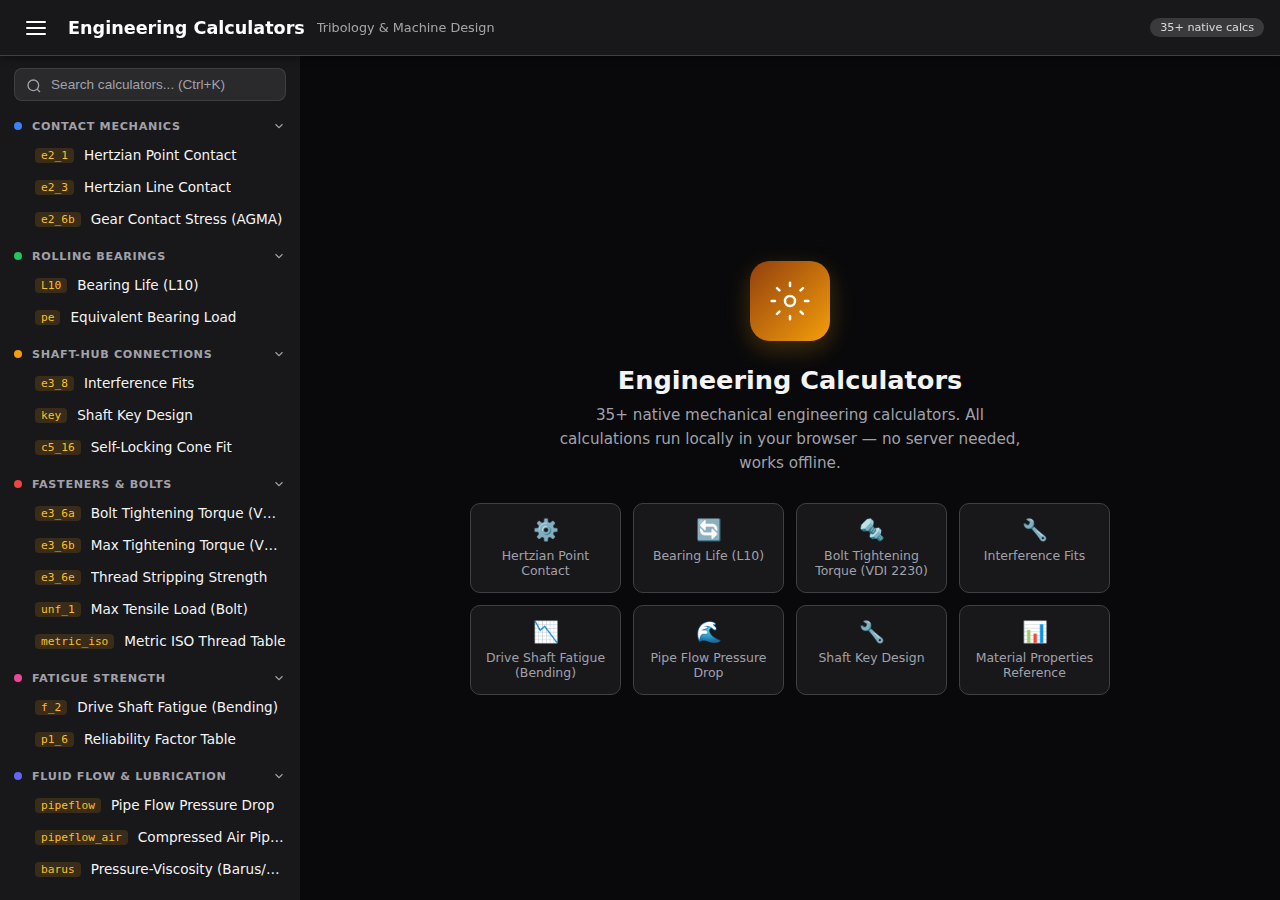
<file: engcalc-pwa/index.html>
<!DOCTYPE html>
<html lang="en">
<head>
<meta charset="UTF-8">
<meta name="viewport" content="width=device-width, initial-scale=1.0, user-scalable=no">
<meta name="theme-color" content="#09090b">
<meta name="apple-mobile-web-app-capable" content="yes">
<meta name="apple-mobile-web-app-status-bar-style" content="black-translucent">
<meta name="apple-mobile-web-app-title" content="EngCalc">
<meta name="description" content="35+ native engineering calculators for mechanical design, tribology, bearings, fatigue, and more.">
<link rel="manifest" href="manifest.json">
<link rel="icon" type="image/svg+xml" href="icons/icon.svg">
<link rel="apple-touch-icon" href="icons/icon-192.png">
<title>Engineering Calculators PWA</title>
<style>
:root {
  --sidebar-w: 300px;
  --header-h: 56px;
  --bg: #09090b;
  --sidebar-bg: #18181b;
  --sidebar-hover: #27272a;
  --sidebar-active: rgba(245,158,11,0.15);
  --accent: #f59e0b;
  --accent-light: #fbbf24;
  --text: #f4f4f5;
  --text-muted: #a1a1aa;
  --card-bg: #18181b;
  --card-border: #3f3f46;
  --input-bg: #27272a;
  --input-border: #3f3f46;
  --output-bg: #052e16;
  --output-border: #22c55e;
  --cat-contact: #3b82f6;
  --cat-bearing-roll: #22c55e;
  --cat-bearing-hydro: #06b6d4;
  --cat-bearing-air: #8b5cf6;
  --cat-shaft: #f59e0b;
  --cat-fastener: #ef4444;
  --cat-fatigue: #ec4899;
  --cat-fluid: #6366f1;
  --cat-dynamics: #14b8a6;
  --cat-power: #f97316;
  --cat-material: #a855f7;
}
* { margin: 0; padding: 0; box-sizing: border-box; }
body { font-family: -apple-system, BlinkMacSystemFont, 'Segoe UI', system-ui, sans-serif; background: var(--bg); overflow: hidden; height: 100vh; width: 100vw; }

/* HEADER */
.header { position: fixed; top: 0; left: 0; right: 0; height: var(--header-h); background: #18181b; display: flex; align-items: center; padding: 0 16px; z-index: 100; box-shadow: 0 2px 8px rgba(0,0,0,0.4); border-bottom: 1px solid #3f3f46; }
.menu-btn { width: 40px; height: 40px; background: none; border: none; color: white; cursor: pointer; display: flex; align-items: center; justify-content: center; border-radius: 8px; transition: background .15s; flex-shrink: 0; }
.menu-btn:hover { background: rgba(255,255,255,.1); }
.menu-btn svg { width: 24px; height: 24px; }
.header-title { color: white; font-size: 1.1rem; font-weight: 600; margin-left: 12px; white-space: nowrap; overflow: hidden; text-overflow: ellipsis; }
.header-subtitle { color: rgba(255,255,255,.6); font-size: .8rem; margin-left: 12px; white-space: nowrap; overflow: hidden; text-overflow: ellipsis; }
.header-right { margin-left: auto; display: flex; align-items: center; gap: 8px; }
.header-badge { background: rgba(255,255,255,.15); color: rgba(255,255,255,.8); font-size: .7rem; padding: 3px 10px; border-radius: 12px; white-space: nowrap; }

/* SIDEBAR */
.sidebar { position: fixed; top: var(--header-h); left: 0; bottom: 0; width: var(--sidebar-w); background: var(--sidebar-bg); overflow-y: auto; overflow-x: hidden; z-index: 90; transition: transform .25s cubic-bezier(.4,0,.2,1); scrollbar-width: thin; scrollbar-color: #3f3f46 transparent; }
.sidebar::-webkit-scrollbar { width: 6px; }
.sidebar::-webkit-scrollbar-thumb { background: #3f3f46; border-radius: 3px; }
.sidebar.collapsed { transform: translateX(-100%); }
.sidebar-search { padding: 12px 14px 8px; position: sticky; top: 0; background: var(--sidebar-bg); z-index: 5; }
.sidebar-search input { width: 100%; padding: 8px 12px 8px 36px; background: rgba(255,255,255,.08); border: 1px solid rgba(255,255,255,.1); border-radius: 8px; color: var(--text); font-size: .85rem; outline: none; transition: border-color .15s; }
.sidebar-search input::placeholder { color: var(--text-muted); }
.sidebar-search input:focus { border-color: var(--accent); background: rgba(255,255,255,.12); }
.search-icon { position: absolute; left: 26px; top: 22px; width: 16px; height: 16px; color: var(--text-muted); pointer-events: none; }
.cat-group { margin-bottom: 4px; }
.cat-header { display: flex; align-items: center; gap: 10px; padding: 10px 14px 6px; cursor: pointer; user-select: none; }
.cat-dot { width: 8px; height: 8px; border-radius: 50%; flex-shrink: 0; }
.cat-label { font-size: .7rem; font-weight: 700; letter-spacing: .06em; text-transform: uppercase; color: var(--text-muted); }
.cat-toggle { margin-left: auto; color: var(--text-muted); transition: transform .2s; width: 14px; height: 14px; }
.cat-header.collapsed .cat-toggle { transform: rotate(-90deg); }
.cat-items { overflow: hidden; }
.cat-header.collapsed + .cat-items { display: none; }
.nav-item { display: flex; align-items: center; gap: 10px; padding: 8px 14px 8px 32px; cursor: pointer; color: var(--text); font-size: .85rem; transition: background .12s; border-left: 3px solid transparent; text-decoration: none; }
.nav-item:hover { background: var(--sidebar-hover); }
.nav-item.active { background: var(--sidebar-active); border-left-color: var(--accent-light); color: white; }
.nav-code { font-family: 'SF Mono','Fira Code',monospace; font-size: .7rem; color: var(--accent-light); background: rgba(245,158,11,.15); padding: 1px 6px; border-radius: 4px; flex-shrink: 0; }
.nav-label { white-space: nowrap; overflow: hidden; text-overflow: ellipsis; }

/* MAIN */
.main { position: fixed; top: var(--header-h); bottom: 0; left: var(--sidebar-w); right: 0; transition: left .25s cubic-bezier(.4,0,.2,1); background: var(--bg); overflow-y: auto; }
.main.expanded { left: 0; }

/* WELCOME */
.welcome { display: flex; flex-direction: column; align-items: center; justify-content: center; min-height: 100%; padding: 32px; text-align: center; }
.welcome.hidden { display: none; }
.welcome-icon { width: 80px; height: 80px; background: linear-gradient(135deg, #92400e, #f59e0b); border-radius: 20px; display: flex; align-items: center; justify-content: center; margin-bottom: 24px; box-shadow: 0 8px 24px rgba(245,158,11,.25); }
.welcome-icon svg { width: 40px; height: 40px; color: white; }
.welcome h2 { font-size: 1.6rem; color: #f4f4f5; margin-bottom: 8px; }
.welcome p { color: #a1a1aa; max-width: 480px; font-size: .95rem; line-height: 1.6; }
.quick-grid { display: grid; grid-template-columns: repeat(auto-fit, minmax(140px, 1fr)); gap: 12px; margin-top: 28px; max-width: 640px; width: 100%; }
.quick-card { background: #18181b; border-radius: 10px; padding: 14px; cursor: pointer; text-align: center; border: 1px solid #3f3f46; transition: box-shadow .15s, transform .1s, border-color .15s; }
.quick-card:hover { box-shadow: 0 4px 12px rgba(245,158,11,.1); transform: translateY(-2px); border-color: #f59e0b; }
.quick-card .qc-icon { font-size: 1.3rem; margin-bottom: 6px; }
.quick-card .qc-label { font-size: .78rem; color: #a1a1aa; font-weight: 500; }

/* CALCULATOR PANELS */
.calc-panel { display: none; padding: 24px; max-width: 860px; margin: 0 auto; }
.calc-panel.active { display: block; }
.calc-title { font-size: 1.3rem; font-weight: 700; color: #f4f4f5; margin-bottom: 4px; }
.calc-desc { color: #a1a1aa; font-size: .9rem; margin-bottom: 20px; line-height: 1.5; }
.calc-section { background: var(--card-bg); border: 1px solid var(--card-border); border-radius: 12px; padding: 20px; margin-bottom: 16px; }
.calc-section h3 { font-size: .85rem; font-weight: 700; color: #a1a1aa; text-transform: uppercase; letter-spacing: .04em; margin-bottom: 14px; display: flex; align-items: center; gap: 8px; }
.calc-section h3 .dot { width: 8px; height: 8px; border-radius: 50%; }
.input-dot { background: var(--accent); }
.output-dot { background: #22c55e; }
.formula-dot { background: #a855f7; }

.field-grid { display: grid; grid-template-columns: repeat(auto-fill, minmax(200px, 1fr)); gap: 12px; }
.field { display: flex; flex-direction: column; }
.field label { font-size: .78rem; color: #a1a1aa; margin-bottom: 4px; font-weight: 500; }
.field label .unit { color: #71717a; font-weight: 400; }
.field input, .field select { padding: 8px 10px; border: 1px solid var(--input-border); border-radius: 6px; font-size: .9rem; background: var(--input-bg); color: #f4f4f5; outline: none; transition: border-color .15s; }
.field input:focus, .field select:focus { border-color: var(--accent); }
.field input[readonly] { background: var(--output-bg); border-color: var(--output-border); color: #4ade80; font-weight: 600; cursor: default; }
.field input.warn { background: rgba(239,68,68,0.1); border-color: #ef4444; color: #fca5a5; }

.calc-btn { display: inline-flex; align-items: center; gap: 8px; background: var(--accent); color: white; border: none; padding: 10px 24px; border-radius: 8px; font-weight: 600; font-size: .9rem; cursor: pointer; transition: background .15s; margin-top: 8px; }
.calc-btn:hover { background: #d97706; }
.formula-box { background: rgba(168,85,247,0.08); border: 1px solid rgba(124,58,237,0.25); border-radius: 8px; padding: 14px 16px; margin-top: 12px; font-family: 'SF Mono','Fira Code',monospace; font-size: .82rem; color: #c4b5fd; line-height: 1.7; white-space: pre-wrap; overflow-x: auto; }

/* OVERLAY (mobile) */
.sidebar-overlay { position: fixed; inset: 0; background: rgba(0,0,0,.4); z-index: 85; display: none; cursor: pointer; }

/* RESPONSIVE */
@media (max-width: 768px) {
  :root { --sidebar-w: 280px; }
  .sidebar { transform: translateX(-100%); }
  .sidebar.open { transform: translateX(0); }
  .sidebar-overlay.show { display: block; }
  .main { left: 0 !important; }
  .header-subtitle { display: none; }
  .field-grid { grid-template-columns: 1fr; }
}

/* REFERENCE TABLE */
.ref-table { width: 100%; border-collapse: collapse; font-size: .82rem; margin-top: 8px; }
.ref-table th { background: #27272a; text-align: left; padding: 6px 10px; border-bottom: 2px solid #3f3f46; font-weight: 600; color: #a1a1aa; white-space: nowrap; }
.ref-table td { padding: 5px 10px; border-bottom: 1px solid #3f3f46; color: #d4d4d8; }
.ref-table tr:hover td { background: #27272a; }

/* INSTALL BANNER */
.install-banner { display: none; align-items: center; gap: 12px; background: #27272a; padding: 10px 16px; position: fixed; top: var(--header-h); left: 0; right: 0; z-index: 95; border-bottom: 1px solid #3f3f46; }
.install-banner.show { display: flex; }
.install-banner p { color: white; font-size: .85rem; flex: 1; }
.install-btn { background: var(--accent); color: white; border: none; padding: 6px 16px; border-radius: 6px; font-weight: 600; cursor: pointer; font-size: .82rem; }
.install-dismiss { background: none; border: none; color: rgba(255,255,255,.6); cursor: pointer; font-size: 1.2rem; padding: 4px; }
</style>
</head>
<body>

<header class="header">
  <button class="menu-btn" id="menuBtn" aria-label="Toggle sidebar">
    <svg viewBox="0 0 24 24" fill="none" stroke="currentColor" stroke-width="2" stroke-linecap="round"><line x1="3" y1="6" x2="21" y2="6"/><line x1="3" y1="12" x2="21" y2="12"/><line x1="3" y1="18" x2="21" y2="18"/></svg>
  </button>
  <span class="header-title" id="headerTitle">Engineering Calculators</span>
  <span class="header-subtitle" id="headerSub">Tribology &amp; Machine Design</span>
  <div class="header-right"><span class="header-badge">35+ native calcs</span></div>
</header>

<div class="install-banner" id="installBanner">
  <p>Install this app for quick access</p>
  <button class="install-btn" id="installBtn">Install</button>
  <button class="install-dismiss" id="installDismiss">&times;</button>
</div>

<div class="sidebar-overlay" id="sidebarOverlay"></div>

<nav class="sidebar" id="sidebar">
  <div class="sidebar-search">
    <svg class="search-icon" viewBox="0 0 24 24" fill="none" stroke="currentColor" stroke-width="2"><circle cx="11" cy="11" r="8"/><line x1="21" y1="21" x2="16.65" y2="16.65"/></svg>
    <input type="text" id="searchInput" placeholder="Search calculators... (Ctrl+K)" autocomplete="off">
  </div>
  <div id="navList"></div>
</nav>

<div class="main" id="main">
  <div class="welcome" id="welcome">
    <div class="welcome-icon">
      <svg viewBox="0 0 24 24" fill="none" stroke="currentColor" stroke-width="1.5" stroke-linecap="round"><circle cx="12" cy="12" r="3"/><path d="M12 1v2m0 18v2M4.22 4.22l1.42 1.42m12.72 12.72l1.42 1.42M1 12h2m18 0h2M4.22 19.78l1.42-1.42M18.36 5.64l1.42-1.42"/></svg>
    </div>
    <h2>Engineering Calculators</h2>
    <p>35+ native mechanical engineering calculators. All calculations run locally in your browser — no server needed, works offline.</p>
    <div class="quick-grid" id="quickGrid"></div>
  </div>
  <div id="calcContainer"></div>
</div>

<script>
// ═══════════════════════════════════════════════
// ENGINEERING CONSTANTS & MATERIAL DATA
// ═══════════════════════════════════════════════
const MAT = {
  'Steel (general)': { E: 210000, nu: 0.30 },
  'Steel 100Cr6': { E: 210000, nu: 0.30 },
  'Cast Iron': { E: 150000, nu: 0.25 },
  'Aluminum': { E: 70000, nu: 0.33 },
  'Brass': { E: 100000, nu: 0.34 },
  'Bronze': { E: 110000, nu: 0.34 },
  'Titanium': { E: 114000, nu: 0.34 },
  'Copper': { E: 120000, nu: 0.34 },
  'PTFE': { E: 500, nu: 0.46 },
};

const THREAD_DATA = {
  'M3':  {d:3,   P:0.5,  d2:2.675, d3:2.387, As:5.03},
  'M4':  {d:4,   P:0.7,  d2:3.545, d3:3.141, As:8.78},
  'M5':  {d:5,   P:0.8,  d2:4.480, d3:3.975, As:14.2},
  'M6':  {d:6,   P:1.0,  d2:5.350, d3:4.773, As:20.1},
  'M8':  {d:8,   P:1.25, d2:7.188, d3:6.466, As:36.6},
  'M10': {d:10,  P:1.5,  d2:9.026, d3:8.160, As:58.0},
  'M12': {d:12,  P:1.75, d2:10.863,d3:9.853, As:84.3},
  'M14': {d:14,  P:2.0,  d2:12.701,d3:11.546,As:115},
  'M16': {d:16,  P:2.0,  d2:14.701,d3:13.546,As:157},
  'M18': {d:18,  P:2.5,  d2:16.376,d3:15.294,As:192},
  'M20': {d:20,  P:2.5,  d2:18.376,d3:17.294,As:245},
  'M22': {d:22,  P:2.5,  d2:20.376,d3:19.294,As:303},
  'M24': {d:24,  P:3.0,  d2:22.051,d3:21.052,As:353},
  'M27': {d:27,  P:3.0,  d2:25.051,d3:24.052,As:459},
  'M30': {d:30,  P:3.5,  d2:27.727,d3:26.211,As:561},
};

const BOLT_CLASS = {
  '4.6':  {Su:400, Sp:240},
  '5.6':  {Su:500, Sp:300},
  '8.8':  {Su:800, Sp:640},
  '10.9': {Su:1000,Sp:900},
  '12.9': {Su:1200,Sp:1080},
};

const RELIABILITY = {50:1.000, 90:0.897, 95:0.868, 99:0.814, 99.9:0.753, 99.99:0.702};

const SURFACE_FINISH = {
  'Ground':     {a:1.58, b:-0.085},
  'Machined':   {a:4.51, b:-0.265},
  'Hot-rolled': {a:57.7, b:-0.718},
  'As-forged':  {a:272,  b:-0.995},
};

const PIPE_ROUGHNESS = {
  'Steel (new)': 0.045,
  'Steel (corroded)': 0.3,
  'Cast iron': 0.26,
  'Copper/Brass': 0.0015,
  'PVC/Plastic': 0.0015,
  'Concrete': 1.0,
  'Galvanized': 0.15,
};

// ═══════════════════════════════════════════════
// CALCULATOR DEFINITIONS
// ═══════════════════════════════════════════════
const CALCS = [
  // ── CONTACT MECHANICS ──
  {id:'e2_1', name:'Hertzian Point Contact', cat:'Contact Mechanics', color:'var(--cat-contact)', icon:'⚙️',
   desc:'Contact pressure and deformation for two curved bodies in point contact (ball-on-flat, ball-on-ball). Matches werktuigbouw.nl/e2_1.',
   inputs:[
     {id:'E1',label:"Young's modulus E₁",unit:'GPa',val:213},
     {id:'E2',label:"Young's modulus E₂",unit:'GPa',val:213},
     {id:'nu1',label:'Poisson\'s ratio ν₁',unit:'—',val:0.29},
     {id:'nu2',label:'Poisson\'s ratio ν₂',unit:'—',val:0.29},
     {id:'R1',label:'Radius R₁ (0 = flat)',unit:'mm',val:5},
     {id:'R2',label:'Radius R₂ (0 = flat)',unit:'mm',val:0},
     {id:'F',label:'Normal force F',unit:'N',val:100},
   ],
   outputs:["Ep|Effective Young's modulus E'|GPa","Rp|Effective contact radius R'|mm",'r|Semi contact width r|mm','delta|Indentation δ|µm','k|Contact stiffness|10⁶ N/m','pm|Mean contact pressure p_m|GPa','pmax|Max contact pressure p_max|GPa'],
   calc(v){
     const Ep = 2/((1-v.nu1**2)/v.E1 + (1-v.nu2**2)/v.E2);
     let inv_Rp = 0;
     if(v.R1 > 0) inv_Rp += 2/v.R1;
     if(v.R2 > 0) inv_Rp += 2/v.R2;
     if(inv_Rp === 0) return {'Ep':'—','Rp':'—','r':'—','delta':'—','k':'—','pm':'—','pmax':'—'};
     const Rp = 1/inv_Rp;
     const Ep_Pa = Ep*1e9, Rp_m = Rp*1e-3, Estar = Ep_Pa/2, Req = 2*Rp_m;
     const a = Math.pow(3*v.F*Req/(4*Estar),1/3);
     const delta = Math.pow(9*v.F*v.F/(16*Req*Estar*Estar),1/3);
     const k = 1.5*v.F/delta;
     const Ac = Math.PI*a*a;
     const pm = v.F/Ac;
     const pmax = 1.5*pm;
     return {'Ep':Ep.toFixed(1),'Rp':Rp.toFixed(2),'r':(a*1e3).toFixed(2),'delta':(delta*1e6).toFixed(2),'k':(k/1e6).toFixed(2),'pm':(pm/1e9).toFixed(2),'pmax':(pmax/1e9).toFixed(2)};
   },
   formula:"2/E' = (1−ν₁²)/E₁ + (1−ν₂²)/E₂\n1/R' = Σ(1/R_ij) principal curvatures\na = ∛(3FR_eq / 4E*) where R_eq=2R', E*=E'/2\nδ = ∛(9F² / 16R_eq·E*²)\nk = 3F/(2δ)\np_m = F/(πa²)\np_max = 1.5·p_m"
  },

  {id:'e2_3', name:'Hertzian Line Contact', cat:'Contact Mechanics', color:'var(--cat-contact)', icon:'⚙️',
   desc:'Contact half-width and pressure for two parallel cylinders in line contact. Matches werktuigbouw.nl/e2_3.',
   inputs:[
     {id:'E1',label:"Young's modulus E₁",unit:'GPa',val:213},
     {id:'E2',label:"Young's modulus E₂",unit:'GPa',val:213},
     {id:'nu1',label:'Poisson\'s ratio ν₁',unit:'—',val:0.29},
     {id:'nu2',label:'Poisson\'s ratio ν₂',unit:'—',val:0.29},
     {id:'R1',label:'Radius R₁ (0 = flat)',unit:'mm',val:15},
     {id:'R2',label:'Radius R₂ (0 = flat)',unit:'mm',val:0},
     {id:'FL',label:'Contact load F/L',unit:'kN/m',val:1000},
   ],
   outputs:["Ep|Effective Young's modulus E'|GPa","Rp|Effective contact radius R'|mm",'b|Semi contact width b|mm','pm|Mean contact pressure p_m|GPa','pmax|Max contact pressure p_max|GPa'],
   calc(v){
     const Ep = 2/((1-v.nu1**2)/v.E1 + (1-v.nu2**2)/v.E2);
     let inv_Rp = 0;
     if(v.R1 > 0) inv_Rp += 1/v.R1;
     if(v.R2 > 0) inv_Rp += 1/v.R2;
     if(inv_Rp === 0) return {'Ep':'—','Rp':'—','b':'—','pm':'—','pmax':'—'};
     const Rp = 1/inv_Rp;
     const Ep_Pa = Ep*1e9, Rp_m = Rp*1e-3, Estar = Ep_Pa/2, FL = v.FL*1e3;
     const b = Math.sqrt(4*FL*Rp_m/(Math.PI*Estar));
     const pm = FL/(2*b);
     const pmax = 2*FL/(Math.PI*b);
     return {'Ep':Ep.toFixed(1),'Rp':Rp.toFixed(2),'b':(b*1e3).toFixed(2),'pm':(pm/1e9).toFixed(2),'pmax':(pmax/1e9).toFixed(2)};
   },
   formula:"2/E' = (1−ν₁²)/E₁ + (1−ν₂²)/E₂\n1/R' = 1/R₁ + 1/R₂ (one principal direction)\nb = √(4·F'·R' / π·E*) where E*=E'/2\np_m = F'/(2b)\np_max = 2F'/(πb) = (4/π)·p_m"
  },

  {id:'e2_6b', name:'Gear Contact Stress (AGMA)', cat:'Contact Mechanics', color:'var(--cat-contact)', icon:'⚙️',
   desc:'Hertzian contact stress on gear teeth per AGMA standard.',
   inputs:[
     {id:'Wt',label:'Tangential load',unit:'N',val:2000},
     {id:'dp',label:'Pitch diameter (pinion)',unit:'mm',val:80},
     {id:'Fw',label:'Face width',unit:'mm',val:40},
     {id:'E1',label:'E pinion',unit:'MPa',val:210000},
     {id:'E2',label:'E gear',unit:'MPa',val:210000},
     {id:'nu1',label:'ν pinion',unit:'—',val:0.30},
     {id:'nu2',label:'ν gear',unit:'—',val:0.30},
     {id:'Ko',label:'Overload factor Ko',unit:'—',val:1.0},
     {id:'Kv',label:'Dynamic factor Kv',unit:'—',val:1.2},
     {id:'Km',label:'Load distribution Km',unit:'—',val:1.3},
     {id:'I',label:'Geometry factor I',unit:'—',val:0.11},
   ],
   outputs:['Cp|Elastic coefficient|√MPa','sc|Contact stress|MPa'],
   calc(v){
     const Cp = Math.sqrt(1/(Math.PI*((1-v.nu1**2)/v.E1+(1-v.nu2**2)/v.E2)));
     const sc = Cp*Math.sqrt((v.Wt*v.Ko*v.Kv*v.Km)/(v.dp*v.Fw*v.I));
     return {'Cp':Cp.toFixed(1),'sc':sc.toFixed(0)};
   },
   formula:'Cp = √(1 / π[(1−ν₁²)/E₁ + (1−ν₂²)/E₂])\nσc = Cp · √(Wt·Ko·Kv·Km / d·F·I)'
  },

  // ── ROLLING BEARINGS ──
  {id:'L10', name:'Bearing Life (L10)', cat:'Rolling Bearings', color:'var(--cat-bearing-roll)', icon:'🔄',
   desc:'Basic rating life per ISO 281. Matches werktuigbouw.nl/L10. Default: bearing 16004.',
   inputs:[
     {id:'C',label:'Dynamic load rating C',unit:'kN',val:7.28},
     {id:'P',label:'Equivalent bearing load P',unit:'kN',val:1},
     {id:'n',label:'Rotational speed',unit:'rpm',val:2800},
     {id:'p',label:'Life exponent p',unit:'—',val:3, hint:'3 = ball, 10/3 = roller'},
   ],
   outputs:['L10|Basic rating life|×10⁶ rev','L10h|Rating life|hours','L10y|Rating life|years (8000h/yr)'],
   calc(v){
     const L10 = Math.pow(v.C/v.P, v.p);
     const L10h = L10*1e6/(60*v.n);
     return {'L10':L10.toFixed(0),'L10h':L10h.toFixed(0),'L10y':(L10h/8000).toFixed(1)};
   },
   formula:'L₁₀ = (C/P)^p  [×10⁶ rev]\nL₁₀h = L₁₀ · 10⁶ / (60·n)  [hours]'
  },

  {id:'pe', name:'Equivalent Bearing Load', cat:'Rolling Bearings', color:'var(--cat-bearing-roll)', icon:'🔄',
   desc:'Equivalent static & dynamic bearing load for deep groove ball bearings.',
   inputs:[
     {id:'Fr',label:'Radial force Fr',unit:'N',val:3000},
     {id:'Fa',label:'Axial force Fa',unit:'N',val:1000},
     {id:'X',label:'Radial factor X',unit:'—',val:0.56},
     {id:'Y',label:'Axial factor Y',unit:'—',val:1.0},
   ],
   outputs:['P|Dynamic equivalent load|N','P0|Static equivalent load|N'],
   calc(v){
     const P = v.X*v.Fr + v.Y*v.Fa;
     let P0 = 0.6*v.Fr + 0.5*v.Fa;
     if(P0 < v.Fr) P0 = v.Fr;
     return {'P':Math.max(P,v.Fr).toFixed(0),'P0':P0.toFixed(0)};
   },
   formula:'P = X·Fr + Y·Fa  (if P < Fr → P = Fr)\nP₀ = max(0.6·Fr + 0.5·Fa, Fr)'
  },

  // ── SHAFT-HUB CONNECTIONS ──
  {id:'e3_8', name:'Interference Fits', cat:'Shaft-Hub Connections', color:'var(--cat-shaft)', icon:'🔧',
   desc:'Press/shrink/expansion fit calculator. Contact pressure, stresses, assembly force and torque capacity.',
   inputs:[
     {id:'di',label:'Shaft bore dᵢ (0 = solid)',unit:'mm',val:20},
     {id:'d',label:'Interface diameter d',unit:'mm',val:23},
     {id:'do_hub',label:'Hub outer diameter dₒ',unit:'mm',val:80},
     {id:'Lc',label:'Contact length L',unit:'mm',val:20},
     {id:'delta',label:'Diametral interference δ',unit:'mm',val:0.023},
     {id:'E1',label:'E shaft (inner)',unit:'GPa',val:100, hint:'Bronze ≈ 100, Steel ≈ 210'},
     {id:'E2',label:'E hub (outer)',unit:'GPa',val:210},
     {id:'nu1',label:'ν shaft',unit:'—',val:0.30},
     {id:'nu2',label:'ν hub',unit:'—',val:0.30},
     {id:'mu',label:'Friction coefficient µ',unit:'—',val:0.12},
   ],
   outputs:['p|Contact pressure|MPa','st_hub|Tangential stress hub|MPa','st_shaft|Tangential stress shaft|MPa','F_assy|Assembly/removal force|kN','T_cap|Torque capacity|N·m'],
   calc(v){
     const d=v.d, D=v.do_hub, di=v.di;
     const E1=v.E1*1000, E2=v.E2*1000; // GPa→MPa
     const C1 = di===0 ? (1 - v.nu1) : ((d*d+di*di)/(d*d-di*di) - v.nu1);
     const C2 = (D*D+d*d)/(D*D-d*d) + v.nu2;
     const p = v.delta/(d*(C1/E1+C2/E2));
     const st_hub = p*(D*D+d*d)/(D*D-d*d);
     const st_shaft = di===0 ? -p : -p*(d*d+di*di)/(d*d-di*di);
     const F = v.mu*p*Math.PI*d*v.Lc/1000;
     const T = v.mu*p*Math.PI*d*v.Lc*(d/2)/1000;
     return {'p':p.toFixed(2),'st_hub':st_hub.toFixed(2),'st_shaft':st_shaft.toFixed(2),'F_assy':F.toFixed(2),'T_cap':T.toFixed(2)};
   },
   formula:'C₁ = (d²+dᵢ²)/(d²−dᵢ²) − ν₁\nC₂ = (D²+d²)/(D²−d²) + ν₂\np = δ / [d·(C₁/E₁ + C₂/E₂)]\nσt,hub = p·(D²+d²)/(D²−d²)\nF = µ·p·π·d·L\nT = µ·p·π·d·L·d/2'
  },

  {id:'key', name:'Shaft Key Design', cat:'Shaft-Hub Connections', color:'var(--cat-shaft)', icon:'🔧',
   desc:'Bearing pressure and shear stress in parallel key connections.',
   inputs:[
     {id:'T',label:'Torque',unit:'N·m',val:200},
     {id:'d',label:'Shaft diameter',unit:'mm',val:30},
     {id:'b',label:'Key width',unit:'mm',val:8},
     {id:'h',label:'Key height',unit:'mm',val:7},
     {id:'l',label:'Key length',unit:'mm',val:30},
     {id:'Sy',label:'Yield strength (weakest part)',unit:'MPa',val:350},
   ],
   outputs:['sigma|Bearing pressure|MPa','tau|Shear stress in key|MPa','SF_bearing|Safety factor (bearing)|—','SF_shear|Safety factor (shear)|—'],
   calc(v){
     const Tnmm = v.T*1000;
     const sigma = 2*Tnmm/(v.d*(v.h/2)*v.l);
     const tau = 2*Tnmm/(v.d*v.b*v.l);
     return {'sigma':sigma.toFixed(1),'tau':tau.toFixed(1),'SF_bearing':(v.Sy/sigma).toFixed(2),'SF_shear':(v.Sy*0.577/tau).toFixed(2)};
   },
   formula:'σ = 2T / (d · h/2 · l)  [bearing pressure]\nτ = 2T / (d · b · l)  [shear stress]\nSF = σ_yield / σ_actual'
  },

  {id:'c5_16', name:'Self-Locking Cone Fit', cat:'Shaft-Hub Connections', color:'var(--cat-shaft)', icon:'🔧',
   desc:'Self-locking condition and torque capacity for taper cone shaft-hub connections.',
   inputs:[
     {id:'alpha',label:'Full taper angle α',unit:'°',val:6},
     {id:'mu',label:'Friction coefficient µ',unit:'—',val:0.15},
     {id:'d',label:'Mean contact diameter',unit:'mm',val:50},
     {id:'L',label:'Contact length',unit:'mm',val:60},
     {id:'p',label:'Contact pressure',unit:'MPa',val:80},
   ],
   outputs:['locking|Self-locking?|','SF_lock|Self-lock safety factor|—','T_cap|Torque capacity|N·m','F_axial|Axial assembly force|kN'],
   calc(v){
     const a_rad = v.alpha*Math.PI/360; // half-angle
     const tanA = Math.tan(a_rad);
     const locking = v.mu >= tanA;
     const SF = v.mu/tanA;
     const T = v.mu*v.p*Math.PI*(v.d/1000)*(v.L/1000)*(v.d/2000)*1e6;
     const Fa = v.p*Math.PI*(v.d/1000)*(v.L/1000)*(Math.sin(a_rad)+v.mu*Math.cos(a_rad))/1000;
     return {'locking':locking?'YES — self-locking':'NO — will slip','SF_lock':SF.toFixed(2),'T_cap':T.toFixed(1),'F_axial':Fa.toFixed(2)};
   },
   formula:'Self-locking when µ ≥ tan(α/2)\nT = µ·p·π·d·L·d/2\nFa = p·π·d·L·(sin α/2 + µ·cos α/2)'
  },

  // ── FASTENERS & BOLTS ──
  {id:'e3_6a', name:'Bolt Tightening Torque (VDI 2230)', cat:'Fasteners & Bolts', color:'var(--cat-fastener)', icon:'🔩',
   desc:'Tightening torque to preload a bolt with thread and head friction per VDI 2230. Matches werktuigbouw.nl/e3_6a.',
   inputs:[
     {id:'size',label:'Thread size',unit:'',val:'M12',type:'select',options:Object.keys(THREAD_DATA)},
     {id:'cls',label:'Property class',unit:'',val:'8.8',type:'select',options:Object.keys(BOLT_CLASS)},
     {id:'sigma_util',label:'Tensile stress σt',unit:'×Rp0.2',val:0.6, hint:'Fraction of yield for target preload'},
     {id:'mu_th',label:'Thread friction µ_th',unit:'—',val:0.15},
     {id:'mu_hd',label:'Head friction µ_hd',unit:'—',val:0.15},
   ],
   outputs:['At|Stress area|mm²','Rp|Yield strength|MPa','sigma_t|Tensile stress σt|MPa','tau|Torsional stress τ|MPa','sigma_e|Equivalent stress σe|MPa','MG|Thread friction torque|N·m','MWD|Head friction torque|N·m','MA|Total tightening torque|N·m','Fi|Initial preload|kN','F02|Load at yield|kN','Pb|Load reserve|kN'],
   calc(v){
     const t = THREAD_DATA[v.size];
     const bc = BOLT_CLASS[v.cls];
     const Rp = bc.Sp; const At = t.As;
     const sigma_t = v.sigma_util * Rp;
     const Fi = sigma_t * At / 1000;
     const P = t.P; const d2 = t.d2; const d3 = t.d3; const d_nom = t.d;
     const alpha_rad = Math.atan(P/(Math.PI*d2));
     const rho_rad = Math.atan(v.mu_th/Math.cos(Math.PI/6));
     const MG = Fi*1000*(d2/2)*Math.tan(alpha_rad+rho_rad)/1000;
     const dw = 1.3*d_nom;
     const MWD = Fi*1000*v.mu_hd*(dw/2)/1000;
     const MA = MG + MWD;
     const Wp = Math.PI*d3*d3*d3/16;
     const tau = MG*1000/Wp;
     const sigma_e = Math.sqrt(sigma_t*sigma_t + 3*tau*tau);
     const F02 = Rp*At/1000;
     const Pb = F02 - Fi;
     return {'At':At.toFixed(2),'Rp':Rp.toFixed(0),'sigma_t':sigma_t.toFixed(2),'tau':tau.toFixed(2),'sigma_e':sigma_e.toFixed(2),'MG':MG.toFixed(2),'MWD':MWD.toFixed(2),'MA':MA.toFixed(2),'Fi':Fi.toFixed(2),'F02':F02.toFixed(2),'Pb':Pb.toFixed(2)};
   },
   formula:'σt = utilization × Rp0.2\nFi = σt · At\nMG = Fi·(d₂/2)·tan(α+ρ′)\nα = atan(P/πd₂), ρ′ = atan(µth/cos30°)\nMWD = Fi·µhd·dw/2 (dw≈1.3d)\nMA = MG + MWD\nτ = MG / Wp, Wp=πd₃³/16\nσe = √(σt²+3τ²)'
  },

  {id:'e3_6b', name:'Max Tightening Torque (VDI 2230)', cat:'Fasteners & Bolts', color:'var(--cat-fastener)', icon:'🔩',
   desc:'Maximum tightening torque at bolt yield (σe = Rp0.2). Matches werktuigbouw.nl/e3_6b.',
   inputs:[
     {id:'size',label:'Thread size',unit:'',val:'M12',type:'select',options:Object.keys(THREAD_DATA)},
     {id:'cls',label:'Property class',unit:'',val:'8.8',type:'select',options:Object.keys(BOLT_CLASS)},
     {id:'sigma_util',label:'Max equiv. stress σe',unit:'×Rp0.2',val:0.9, hint:'Fraction of yield for σe limit'},
     {id:'mu_th',label:'Thread friction µ_th',unit:'—',val:0.15},
     {id:'mu_hd',label:'Head friction µ_hd',unit:'—',val:0.15},
   ],
   outputs:['At|Stress area|mm²','Rp|Yield strength|MPa','sigma_e|Equiv. stress σe|MPa','tau|Torsional stress τ|MPa','sigma_t|Tensile stress σt|MPa','MG|Thread friction torque|N·m','MWD|Head friction torque|N·m','MA|Total tightening torque|N·m','Fi|Initial preload|kN','relax|Stress relaxation|%','Pb|Load reserve|kN'],
   calc(v){
     const t = THREAD_DATA[v.size];
     const bc = BOLT_CLASS[v.cls];
     const Rp = bc.Sp; const At = t.As;
     const sigma_e_target = v.sigma_util * Rp;
     const P = t.P; const d2 = t.d2; const d3 = t.d3; const d_nom = t.d;
     const alpha_rad = Math.atan(P/(Math.PI*d2));
     const rho_rad = Math.atan(v.mu_th/Math.cos(Math.PI/6));
     const Wp = Math.PI*d3*d3*d3/16;
     const k = (d2/2)*Math.tan(alpha_rad+rho_rad)/(Wp/At);
     const sigma_t = sigma_e_target/Math.sqrt(1+3*k*k);
     const Fi = sigma_t*At/1000;
     const tau = k*sigma_t;
     const MG = Fi*1000*(d2/2)*Math.tan(alpha_rad+rho_rad)/1000;
     const dw = 1.3*d_nom;
     const MWD = Fi*1000*v.mu_hd*(dw/2)/1000;
     const MA = MG + MWD;
     const sigma_e_check = Math.sqrt(sigma_t*sigma_t+3*tau*tau);
     const relax = (sigma_e_check-sigma_t)/sigma_e_check*100;
     const F02 = Rp*At/1000;
     const Pb = F02-Fi;
     return {'At':At.toFixed(2),'Rp':Rp.toFixed(0),'sigma_e':sigma_e_check.toFixed(2),'tau':tau.toFixed(2),'sigma_t':sigma_t.toFixed(2),'MG':MG.toFixed(2),'MWD':MWD.toFixed(2),'MA':MA.toFixed(2),'Fi':Fi.toFixed(2),'relax':relax.toFixed(2),'Pb':Pb.toFixed(2)};
   },
   formula:'σe = util × Rp0.2\nσt = σe / √(1 + 3k²)\nk = (d₂/2)·tan(α+ρ′) / (Wp/At)\nFi = σt·At\nMG, MWD, MA as per e3_6a\nRelaxation = (σe−σt)/σe × 100%'
  },

  {id:'e3_6e', name:'Thread Stripping Strength', cat:'Fasteners & Bolts', color:'var(--cat-fastener)', icon:'🔩',
   desc:'Thread stripping force for external and internal threads.',
   inputs:[
     {id:'size',label:'Thread size',unit:'',val:'M10',type:'select',options:Object.keys(THREAD_DATA)},
     {id:'Le',label:'Engagement length',unit:'mm',val:15},
     {id:'tau_bolt',label:'Shear strength bolt',unit:'MPa',val:460, hint:'≈ 0.577 × Su'},
     {id:'tau_nut',label:'Shear strength nut',unit:'MPa',val:460},
   ],
   outputs:['ASs|Ext. thread shear area|mm²','ASn|Int. thread shear area|mm²','Fss|Ext. stripping force|kN','Fsn|Int. stripping force|kN'],
   calc(v){
     const t = THREAD_DATA[v.size];
     const ASs = 0.5*Math.PI*t.d2*v.Le;
     const ASn = 0.5*Math.PI*t.d*v.Le;
     return {'ASs':ASs.toFixed(1),'ASn':ASn.toFixed(1),'Fss':(ASs*v.tau_bolt/1000).toFixed(1),'Fsn':(ASn*v.tau_nut/1000).toFixed(1)};
   },
   formula:'ASs ≈ 0.5·π·d₂·Le (ext. thread)\nASn ≈ 0.5·π·d·Le (int. thread)\nF_strip = AS · τ_shear'
  },

  {id:'unf_1', name:'Max Tensile Load (Bolt)', cat:'Fasteners & Bolts', color:'var(--cat-fastener)', icon:'🔩',
   desc:'Maximum tensile load of a bolt based on property class.',
   inputs:[
     {id:'size',label:'Thread size',unit:'',val:'M10',type:'select',options:Object.keys(THREAD_DATA)},
     {id:'cls',label:'Property class',unit:'',val:'8.8',type:'select',options:Object.keys(BOLT_CLASS)},
   ],
   outputs:['As|Stress area|mm²','Fp|Proof load|kN','Fu|Ultimate load|kN'],
   calc(v){
     const t = THREAD_DATA[v.size];
     const bc = BOLT_CLASS[v.cls];
     return {'As':t.As.toFixed(1),'Fp':(bc.Sp*t.As/1000).toFixed(1),'Fu':(bc.Su*t.As/1000).toFixed(1)};
   },
   formula:'Fp = Sp · As\nFu = Su · As'
  },

  {id:'metric_iso', name:'Metric ISO Thread Table', cat:'Fasteners & Bolts', color:'var(--cat-fastener)', icon:'🔩',
   desc:'Reference table for metric ISO thread dimensions per ISO 724 / DIN 13.',
   inputs:[],
   outputs:[],
   calc(){ return {}; },
   customRender(){
     let h = '<table class="ref-table"><tr><th>Size</th><th>Pitch P (mm)</th><th>Pitch ⌀ d₂ (mm)</th><th>Minor ⌀ d₃ (mm)</th><th>Stress area As (mm²)</th></tr>';
     for(const[k,v] of Object.entries(THREAD_DATA)){
       h+=`<tr><td><b>${k}</b></td><td>${v.P}</td><td>${v.d2}</td><td>${v.d3}</td><td>${v.As}</td></tr>`;
     }
     h+='</table>';
     return h;
   },
   formula:'d₂ = d − 0.6495·P\nd₃ = d − 1.2269·P\nAs = π/4 · [(d₂+d₃)/2]²'
  },

  // ── FATIGUE STRENGTH ──
  {id:'f_2', name:'Drive Shaft Fatigue (Bending)', cat:'Fatigue Strength', color:'var(--cat-fatigue)', icon:'📉',
   desc:'Modified endurance limit for a rotating shaft in bending using Marin correction factors.',
   inputs:[
     {id:'Sut',label:'Ultimate tensile strength',unit:'MPa',val:600},
     {id:'d',label:'Shaft diameter',unit:'mm',val:30},
     {id:'finish',label:'Surface finish',unit:'',val:'Machined',type:'select',options:Object.keys(SURFACE_FINISH)},
     {id:'rel',label:'Reliability',unit:'%',val:'99',type:'select',options:Object.keys(RELIABILITY)},
     {id:'Kt',label:'Stress concentration Kt',unit:'—',val:1.5},
     {id:'q',label:'Notch sensitivity q',unit:'—',val:0.85, hint:'0 to 1'},
   ],
   outputs:['Se_prime|Base endurance limit|MPa','ka|Surface factor ka|—','kb|Size factor kb|—','Cr|Reliability factor Cr|—','Kf|Fatigue notch factor Kf|—','Se|Modified endurance limit|MPa'],
   calc(v){
     const Se_prime = 0.5*v.Sut;
     const sf = SURFACE_FINISH[v.finish];
     const ka = sf.a*Math.pow(v.Sut,sf.b);
     let kb = 1.0;
     if(v.d>=2.79&&v.d<=51) kb=1.24*Math.pow(v.d,-0.107);
     else if(v.d>51&&v.d<=254) kb=1.51*Math.pow(v.d,-0.157);
     const Cr = RELIABILITY[v.rel]||1.0;
     const Kf = 1+(v.Kt-1)*v.q;
     const Se = ka*kb*Cr*Se_prime/Kf;
     return {'Se_prime':Se_prime.toFixed(0),'ka':ka.toFixed(3),'kb':kb.toFixed(3),'Cr':Cr.toFixed(3),'Kf':Kf.toFixed(3),'Se':Se.toFixed(0)};
   },
   formula:"Se' = 0.5·Sut\nka = a·Sut^b (surface)\nkb = 1.24·d^(−0.107) (size, d≤51mm)\nKf = 1+(Kt−1)·q\nSe = ka·kb·Cr·Se'/Kf"
  },

  {id:'p1_6', name:'Reliability Factor Table', cat:'Fatigue Strength', color:'var(--cat-fatigue)', icon:'📉',
   desc:'Reliability correction factor Cr for fatigue strength calculations.',
   inputs:[],
   outputs:[],
   calc(){ return {}; },
   customRender(){
     let h = '<table class="ref-table"><tr><th>Reliability (%)</th><th>Factor Cr</th><th>Standard normal variate Za</th></tr>';
     const za = {50:0,90:1.288,95:1.645,99:2.326,99.9:3.091,99.99:3.719};
     for(const[k,v] of Object.entries(RELIABILITY)){
       h+=`<tr><td>${k}%</td><td><b>${v}</b></td><td>${za[k]||'—'}</td></tr>`;
     }
     h+='</table>';
     return h;
   },
   formula:'Cr = 1 − 0.08·Za\nwhere Za = standard normal variate'
  },

  // ── FLUID FLOW & LUBRICATION ──
  {id:'pipeflow', name:'Pipe Flow Pressure Drop', cat:'Fluid Flow & Lubrication', color:'var(--cat-fluid)', icon:'🌊',
   desc:'Darcy-Weisbach pressure drop with Swamee-Jain friction factor. Laminar and turbulent flow.',
   inputs:[
     {id:'D',label:'Pipe inner diameter',unit:'mm',val:25},
     {id:'L_pipe',label:'Pipe length',unit:'m',val:50},
     {id:'Q',label:'Flow rate',unit:'L/min',val:30},
     {id:'rho',label:'Fluid density',unit:'kg/m³',val:1000},
     {id:'mu_f',label:'Dynamic viscosity',unit:'Pa·s',val:0.001},
     {id:'eps',label:'Roughness ε',unit:'mm',val:0.045, hint:'Steel ≈ 0.045, PVC ≈ 0.0015'},
   ],
   outputs:['v|Flow velocity|m/s','Re|Reynolds number|—','regime|Flow regime|','f|Friction factor|—','dP|Pressure drop|bar','dP_Pa|Pressure drop|Pa'],
   calc(v){
     const D_m = v.D/1000;
     const A = Math.PI*D_m*D_m/4;
     const Q_m3s = v.Q/60000;
     const vel = Q_m3s/A;
     const Re = v.rho*vel*D_m/v.mu_f;
     let f, regime;
     if(Re<2300){
       f = 64/Re;
       regime = 'Laminar';
     } else {
       const e_D = (v.eps/1000)/D_m;
       const arg = e_D/3.7 + 5.74/Math.pow(Re,0.9);
       f = 0.25/Math.pow(Math.log10(arg),2);
       regime = Re<4000?'Transitional':'Turbulent';
     }
     const dP = f*(v.L_pipe/D_m)*(v.rho*vel*vel/2);
     return {'v':vel.toFixed(3),'Re':Re.toFixed(0),'regime':regime,'f':f.toFixed(6),'dP':(dP/1e5).toFixed(4),'dP_Pa':dP.toFixed(0)};
   },
   formula:'v = Q / A\nRe = ρvD/µ\nLaminar (Re<2300): f = 64/Re\nTurbulent: f = 0.25/[log₁₀(ε/3.7D + 5.74/Re⁰·⁹)]²\nΔP = f·(L/D)·(ρv²/2)'
  },

  {id:'pipeflow_air', name:'Compressed Air Pipe Flow', cat:'Fluid Flow & Lubrication', color:'var(--cat-fluid)', icon:'🌊',
   desc:'Pressure drop in compressed air lines using ideal gas law for density.',
   inputs:[
     {id:'P_bar',label:'Inlet pressure (gauge)',unit:'bar',val:6},
     {id:'T_C',label:'Air temperature',unit:'°C',val:20},
     {id:'D',label:'Pipe inner diameter',unit:'mm',val:25},
     {id:'L_pipe',label:'Pipe length',unit:'m',val:50},
     {id:'Q_nl',label:'Flow rate (free air)',unit:'NL/min',val:500},
     {id:'eps',label:'Roughness ε',unit:'mm',val:0.045},
   ],
   outputs:['rho|Air density at pressure|kg/m³','v|Flow velocity|m/s','Re|Reynolds number|—','dP|Pressure drop|bar'],
   calc(v){
     const P_abs = (v.P_bar+1.013)*1e5;
     const T_K = v.T_C+273.15;
     const rho = P_abs/(287*T_K);
     const Q_actual = (v.Q_nl/60000)*(1.013e5/P_abs)*(T_K/293.15);
     const D_m = v.D/1000;
     const A = Math.PI*D_m*D_m/4;
     const vel = Q_actual/A;
     const mu_air = 1.81e-5;
     const Re = rho*vel*D_m/mu_air;
     let f;
     if(Re<2300) f=64/Re;
     else { const arg=(v.eps/1000)/(3.7*D_m)+5.74/Math.pow(Re,0.9); f=0.25/Math.pow(Math.log10(arg),2); }
     const dP = f*(v.L_pipe/D_m)*(rho*vel*vel/2);
     return {'rho':rho.toFixed(2),'v':vel.toFixed(2),'Re':Re.toFixed(0),'dP':(dP/1e5).toFixed(4)};
   },
   formula:'ρ = P_abs / (R·T) [R=287 J/kg·K]\nQ_actual = Q_NL · (P_atm/P_abs) · (T/T_ref)\nΔP = f·(L/D)·ρv²/2'
  },

  {id:'barus', name:'Pressure-Viscosity (Barus/Roelands)', cat:'Fluid Flow & Lubrication', color:'var(--cat-fluid)', icon:'🌊',
   desc:'Oil viscosity under pressure. Barus (exponential) and Roelands (power-law) models for EHL calculations.',
   inputs:[
     {id:'eta0',label:'Base viscosity η₀',unit:'Pa·s',val:0.04},
     {id:'p_visc',label:'Pressure',unit:'MPa',val:500},
     {id:'alpha_pv',label:'Pressure-visc. coeff. α',unit:'GPa⁻¹',val:22},
     {id:'Z',label:'Roelands index Z',unit:'—',val:0.68},
   ],
   outputs:['eta_barus|Viscosity (Barus)|Pa·s','eta_roelands|Viscosity (Roelands)|Pa·s','ratio_b|Viscosity increase (Barus)|×','ratio_r|Viscosity increase (Roelands)|×'],
   calc(v){
     const alpha_Pa = v.alpha_pv*1e-9;
     const p_Pa = v.p_visc*1e6;
     const eta_b = v.eta0*Math.exp(alpha_Pa*p_Pa);
     const p0_roel = 1.98e8;
     const lnEta0 = Math.log(v.eta0);
     const eta_r = v.eta0*Math.exp((lnEta0+9.67)*(-1+Math.pow(1+p_Pa/p0_roel,v.Z)));
     return {'eta_barus':eta_b.toExponential(3),'eta_roelands':eta_r.toExponential(3),'ratio_b':(eta_b/v.eta0).toExponential(2),'ratio_r':(eta_r/v.eta0).toExponential(2)};
   },
   formula:'Barus:   η = η₀ · exp(α·p)\nRoelands: η = η₀ · exp[(ln η₀ + 9.67)·(−1 + (1+p/p₀)^Z)]\n  p₀ = 198 MPa'
  },

  // ── DYNAMICS ──
  {id:'damping', name:'Viscous Damping', cat:'Dynamics & Vibration', color:'var(--cat-dynamics)', icon:'〰️',
   desc:'Viscous damping force and annular gap damping coefficient.',
   inputs:[
     {id:'mu_d',label:'Dynamic viscosity µ',unit:'Pa·s',val:0.05},
     {id:'D_d',label:'Piston/shaft diameter',unit:'mm',val:40},
     {id:'h_gap',label:'Radial gap',unit:'mm',val:0.5},
     {id:'L_d',label:'Bearing/piston length',unit:'mm',val:50},
     {id:'eps_d',label:'Eccentricity ratio ε',unit:'—',val:0, hint:'0=concentric, <1'},
     {id:'vel',label:'Velocity',unit:'m/s',val:0.1},
   ],
   outputs:['c|Damping coefficient|N·s/m','F_damp|Damping force|N','P_diss|Power dissipated|W'],
   calc(v){
     const D=v.D_d/1000, h=v.h_gap/1000, L=v.L_d/1000;
     const eccFactor = Math.pow(1-v.eps_d*v.eps_d, 1.5);
     const c = Math.PI*v.mu_d*D*D*D*L/(4*h*h*h*eccFactor);
     const F = c*v.vel;
     const P = c*v.vel*v.vel;
     return {'c':c.toFixed(1),'F_damp':F.toFixed(2),'P_diss':P.toFixed(3)};
   },
   formula:'c = π·µ·D³·L / [4·h³·(1−ε²)^(3/2)]\nF = c·v\nP = c·v²'
  },

  // ── POWER TRANSMISSION ──
  {id:'t14_shaft', name:'Drive Shaft Design', cat:'Power Transmission', color:'var(--cat-power)', icon:'⚡',
   desc:'Shaft diameter from transmitted power. Torque, bending, and combined loading (von Mises).',
   inputs:[
     {id:'Pw',label:'Power',unit:'kW',val:15},
     {id:'n_rpm',label:'Speed',unit:'rpm',val:1500},
     {id:'M_b',label:'Bending moment',unit:'N·m',val:150},
     {id:'tau_allow',label:'Allowable shear stress',unit:'MPa',val:55},
   ],
   outputs:['T|Torque|N·m','d_torsion|Min ⌀ (torsion only)|mm','sigma_eq|Equiv. stress (von Mises)|MPa','d_combined|Min ⌀ (combined)|mm'],
   calc(v){
     const T = v.Pw*1000*60/(2*Math.PI*v.n_rpm);
     const d_t = Math.pow(16*T*1000/(Math.PI*v.tau_allow),1/3);
     const d_c = Math.pow(16/(Math.PI*v.tau_allow)*Math.sqrt(v.M_b*v.M_b*1e6+0.75*T*T*1e6),1/3);
     const sigma_eq = v.tau_allow; // at design point
     return {'T':T.toFixed(1),'d_torsion':d_t.toFixed(1),'sigma_eq':sigma_eq.toFixed(0),'d_combined':d_c.toFixed(1)};
   },
   formula:'T = P·60 / (2π·n)  [P in W, T in N·m]\nd = ∛(16T / πτ_allow)  [torsion only]\nd = ∛(16/πτ · √(M² + ¾T²))  [combined]'
  },

  {id:'t14_bending', name:'Shaft Bending Stress', cat:'Power Transmission', color:'var(--cat-power)', icon:'⚡',
   desc:'Bending stress in a circular shaft / axle.',
   inputs:[
     {id:'M_bend',label:'Bending moment',unit:'N·m',val:500},
     {id:'d_shaft',label:'Shaft diameter',unit:'mm',val:40},
     {id:'Sy_shaft',label:'Yield strength',unit:'MPa',val:350},
   ],
   outputs:['sigma_b|Bending stress|MPa','SF|Safety factor|—','I|Moment of inertia|mm⁴'],
   calc(v){
     const d=v.d_shaft;
     const I = Math.PI*Math.pow(d,4)/64;
     const sigma = 32*v.M_bend*1000/(Math.PI*Math.pow(d,3));
     return {'sigma_b':sigma.toFixed(1),'SF':(v.Sy_shaft/sigma).toFixed(2),'I':I.toFixed(0)};
   },
   formula:'σb = 32M / (π·d³)\nI = π·d⁴ / 64\nSF = σ_yield / σb'
  },

  {id:'spring', name:'Helical Spring Design', cat:'Power Transmission', color:'var(--cat-power)', icon:'⚡',
   desc:'Round wire helical compression/tension spring calculator.',
   inputs:[
     {id:'dw',label:'Wire diameter',unit:'mm',val:3},
     {id:'Dm',label:'Mean coil diameter',unit:'mm',val:20},
     {id:'na',label:'Active coils',unit:'—',val:8},
     {id:'F_spring',label:'Applied force',unit:'N',val:100},
     {id:'G',label:'Shear modulus G',unit:'MPa',val:81500, hint:'Steel ≈ 81500'},
   ],
   outputs:['C|Spring index C|—','k|Spring rate|N/mm','delta_s|Deflection|mm','tau_s|Shear stress (Wahl)|MPa','Kw|Wahl correction factor|—'],
   calc(v){
     const C = v.Dm/v.dw;
     const Kw = (4*C-1)/(4*C-4)+0.615/C;
     const k = v.G*Math.pow(v.dw,4)/(8*Math.pow(v.Dm,3)*v.na);
     const delta = v.F_spring/k;
     const tau = Kw*8*v.F_spring*v.Dm/(Math.PI*Math.pow(v.dw,3));
     return {'C':C.toFixed(2),'k':k.toFixed(2),'delta_s':delta.toFixed(2),'tau_s':tau.toFixed(0),'Kw':Kw.toFixed(3)};
   },
   formula:'C = D/d (spring index)\nKw = (4C−1)/(4C−4) + 0.615/C\nk = G·d⁴ / (8·D³·na)\nτ = Kw · 8FD / (π·d³)'
  },

  // ── MATERIAL PROPERTIES ──
  {id:'uts', name:'Material Properties Reference', cat:'Material Properties', color:'var(--cat-material)', icon:'📊',
   desc:'Mechanical properties of common engineering metals and alloys.',
   inputs:[],
   outputs:[],
   calc(){ return {}; },
   customRender(){
     const data = [
       ['Steel C45 (1045)','210','0.30','580','340','190'],
       ['Steel 42CrMo4 (4140)','210','0.30','1000','750','310'],
       ['Steel 100Cr6 (52100)','210','0.30','2000','1700','—'],
       ['Stainless 304','193','0.29','520','210','180'],
       ['Stainless 316','193','0.30','560','240','190'],
       ['Cast Iron GG25','100–150','0.25','250','—','100'],
       ['Aluminum 6061-T6','69','0.33','310','275','95'],
       ['Aluminum 7075-T6','72','0.33','570','500','160'],
       ['Titanium Ti-6Al-4V','114','0.34','950','880','—'],
       ['Brass CuZn37','100','0.34','420','250','150'],
       ['Bronze CuSn8','110','0.34','400','200','160'],
       ['Copper Cu-ETP','120','0.34','220','70','65'],
     ];
     let h = '<table class="ref-table"><tr><th>Material</th><th>E (GPa)</th><th>ν</th><th>Su (MPa)</th><th>Sy (MPa)</th><th>Se (MPa)</th></tr>';
     data.forEach(r=>{h+=`<tr><td>${r[0]}</td><td>${r[1]}</td><td>${r[2]}</td><td>${r[3]}</td><td>${r[4]}</td><td>${r[5]}</td></tr>`;});
     h+='</table><p style="margin-top:10px;font-size:.78rem;color:#a1a1aa;">E = Young\'s modulus, ν = Poisson\'s ratio, Su = ultimate tensile, Sy = yield, Se ≈ endurance limit (rotating bending)</p>';
     return h;
   },
   formula:'Se ≈ 0.5·Su for Su ≤ 1400 MPa (steels)\nG = E / (2·(1+ν))'
  },
];

// ═══════════════════════════════════════════════
// GROUP BY CATEGORY
// ═══════════════════════════════════════════════
const categories = [];
const catMap = {};
CALCS.forEach(c => {
  if (!catMap[c.cat]) { catMap[c.cat] = { name:c.cat, color:c.color, icon:c.icon, items:[] }; categories.push(catMap[c.cat]); }
  catMap[c.cat].items.push(c);
});

// ═══════════════════════════════════════════════
// STATE
// ═══════════════════════════════════════════════
let activeCalc = null;
let sidebarOpen = window.innerWidth > 768;

// ═══════════════════════════════════════════════
// BUILD SIDEBAR NAV
// ═══════════════════════════════════════════════
function buildNav(filter='') {
  const nav = document.getElementById('navList');
  nav.innerHTML = '';
  const lf = filter.toLowerCase();
  categories.forEach(cat => {
    const items = cat.items.filter(c => !lf || c.name.toLowerCase().includes(lf) || c.id.toLowerCase().includes(lf) || c.desc.toLowerCase().includes(lf));
    if (!items.length) return;
    const group = document.createElement('div');
    group.className = 'cat-group';
    const header = document.createElement('div');
    header.className = 'cat-header';
    header.innerHTML = `<span class="cat-dot" style="background:${cat.color}"></span><span class="cat-label">${cat.name}</span><svg class="cat-toggle" viewBox="0 0 24 24" fill="none" stroke="currentColor" stroke-width="2"><polyline points="6 9 12 15 18 9"/></svg>`;
    header.addEventListener('click', () => header.classList.toggle('collapsed'));
    group.appendChild(header);
    const list = document.createElement('div');
    list.className = 'cat-items';
    items.forEach(c => {
      const item = document.createElement('div');
      item.className = 'nav-item' + (activeCalc === c.id ? ' active' : '');
      item.dataset.id = c.id;
      item.innerHTML = `<span class="nav-code">${c.id}</span><span class="nav-label">${c.name}</span>`;
      item.addEventListener('click', () => showCalc(c.id));
      list.appendChild(item);
    });
    group.appendChild(list);
    nav.appendChild(group);
  });
}

// ═══════════════════════════════════════════════
// BUILD CALCULATOR PANEL HTML
// ═══════════════════════════════════════════════
function buildCalcPanel(c) {
  const panel = document.createElement('div');
  panel.className = 'calc-panel';
  panel.id = 'panel-' + c.id;
  let html = `<div class="calc-title">${c.name}</div><div class="calc-desc">${c.desc}</div>`;

  // Custom render (reference tables)
  if (c.customRender) {
    html += `<div class="calc-section">${c.customRender()}</div>`;
  }

  // Inputs
  if (c.inputs && c.inputs.length) {
    html += `<div class="calc-section"><h3><span class="dot input-dot"></span>Inputs</h3><div class="field-grid">`;
    c.inputs.forEach(inp => {
      if (inp.type === 'select') {
        html += `<div class="field"><label>${inp.label} <span class="unit">${inp.unit}</span></label><select id="${c.id}_${inp.id}" data-calc="${c.id}">`;
        inp.options.forEach(o => { html += `<option value="${o}" ${o==inp.val?'selected':''}>${o}</option>`; });
        html += `</select></div>`;
      } else {
        html += `<div class="field"><label>${inp.label} <span class="unit">${inp.unit}</span></label><input type="number" id="${c.id}_${inp.id}" value="${inp.val}" step="any" data-calc="${c.id}"></div>`;
      }
    });
    html += `</div><button class="calc-btn" data-calc="${c.id}">Calculate</button></div>`;
  }

  // Outputs
  if (c.outputs && c.outputs.length) {
    html += `<div class="calc-section"><h3><span class="dot output-dot"></span>Results</h3><div class="field-grid">`;
    c.outputs.forEach(o => {
      const [id,label,unit] = o.split('|');
      html += `<div class="field"><label>${label} <span class="unit">${unit}</span></label><input type="text" id="${c.id}_out_${id}" readonly value="—"></div>`;
    });
    html += `</div></div>`;
  }

  // Formula
  if (c.formula) {
    html += `<div class="calc-section"><h3><span class="dot formula-dot"></span>Formulas</h3><div class="formula-box">${c.formula}</div></div>`;
  }

  panel.innerHTML = html;
  return panel;
}

// ═══════════════════════════════════════════════
// RUN CALCULATOR
// ═══════════════════════════════════════════════
function runCalc(id) {
  const c = CALCS.find(x => x.id === id);
  if (!c || !c.inputs || !c.inputs.length) return;
  const vals = {};
  c.inputs.forEach(inp => {
    const el = document.getElementById(c.id + '_' + inp.id);
    vals[inp.id] = inp.type === 'select' ? el.value : parseFloat(el.value);
  });
  try {
    const results = c.calc(vals);
    c.outputs.forEach(o => {
      const outId = o.split('|')[0];
      const el = document.getElementById(c.id + '_out_' + outId);
      if (el) { el.value = results[outId] ?? '—'; el.classList.remove('warn'); }
    });
  } catch(e) {
    console.error('Calc error:', e);
  }
}

// ═══════════════════════════════════════════════
// SHOW CALCULATOR
// ═══════════════════════════════════════════════
function showCalc(id) {
  const c = CALCS.find(x => x.id === id);
  if (!c) return;
  activeCalc = id;
  history.replaceState(null, '', '#' + id);
  document.getElementById('headerTitle').textContent = c.name;
  document.getElementById('headerSub').textContent = c.cat + ' · ' + c.id;
  document.getElementById('welcome').classList.add('hidden');

  // Hide all panels
  document.querySelectorAll('.calc-panel').forEach(p => p.classList.remove('active'));

  // Show or create panel
  let panel = document.getElementById('panel-' + id);
  if (!panel) {
    panel = buildCalcPanel(c);
    document.getElementById('calcContainer').appendChild(panel);

    // Wire up events
    panel.querySelectorAll('input[data-calc], select[data-calc]').forEach(el => {
      el.addEventListener('input', () => runCalc(id));
      el.addEventListener('change', () => runCalc(id));
    });
    panel.querySelectorAll('button[data-calc]').forEach(btn => {
      btn.addEventListener('click', () => runCalc(id));
    });

    // Auto-calculate on open
    setTimeout(() => runCalc(id), 50);
  }
  panel.classList.add('active');

  // Update nav highlight
  document.querySelectorAll('.nav-item').forEach(el => el.classList.toggle('active', el.dataset.id === id));

  // Scroll main to top
  document.getElementById('main').scrollTop = 0;

  // Close sidebar on mobile
  if (window.innerWidth <= 768) closeSidebar();
}

// ═══════════════════════════════════════════════
// SIDEBAR TOGGLE
// ═══════════════════════════════════════════════
function openSidebar() {
  sidebarOpen = true;
  document.getElementById('sidebar').classList.remove('collapsed');
  if (window.innerWidth <= 768) { document.getElementById('sidebar').classList.add('open'); document.getElementById('sidebarOverlay').classList.add('show'); }
  document.getElementById('main').classList.remove('expanded');
}
function closeSidebar() {
  sidebarOpen = false;
  if (window.innerWidth <= 768) { document.getElementById('sidebar').classList.remove('open'); document.getElementById('sidebarOverlay').classList.remove('show'); }
  else { document.getElementById('sidebar').classList.add('collapsed'); document.getElementById('main').classList.add('expanded'); }
}
function toggleSidebar() { sidebarOpen ? closeSidebar() : openSidebar(); }
document.getElementById('menuBtn').addEventListener('click', toggleSidebar);
document.getElementById('sidebarOverlay').addEventListener('click', closeSidebar);

// ═══════════════════════════════════════════════
// SEARCH
// ═══════════════════════════════════════════════
document.getElementById('searchInput').addEventListener('input', e => buildNav(e.target.value));

// ═══════════════════════════════════════════════
// QUICK GRID
// ═══════════════════════════════════════════════
const quickPicks = ['e2_1','L10','e3_6a','e3_8','f_2','pipeflow','key','uts'];
const grid = document.getElementById('quickGrid');
quickPicks.forEach(id => {
  const c = CALCS.find(x => x.id === id);
  if (!c) return;
  const card = document.createElement('div');
  card.className = 'quick-card';
  card.innerHTML = `<div class="qc-icon">${c.icon}</div><div class="qc-label">${c.name}</div>`;
  card.addEventListener('click', () => showCalc(id));
  grid.appendChild(card);
});

// ═══════════════════════════════════════════════
// KEYBOARD
// ═══════════════════════════════════════════════
document.addEventListener('keydown', e => {
  if ((e.ctrlKey || e.metaKey) && e.key === 'k') { e.preventDefault(); document.getElementById('searchInput').focus(); openSidebar(); }
  if (e.key === 'Escape') { document.getElementById('searchInput').blur(); if (window.innerWidth <= 768) closeSidebar(); }
});

// ═══════════════════════════════════════════════
// PWA INSTALL
// ═══════════════════════════════════════════════
let deferredPrompt;
window.addEventListener('beforeinstallprompt', e => { e.preventDefault(); deferredPrompt=e; document.getElementById('installBanner').classList.add('show'); });
document.getElementById('installBtn').addEventListener('click', async()=>{ if(deferredPrompt){deferredPrompt.prompt();await deferredPrompt.userChoice;deferredPrompt=null;document.getElementById('installBanner').classList.remove('show');} });
document.getElementById('installDismiss').addEventListener('click', ()=>document.getElementById('installBanner').classList.remove('show'));

// ═══════════════════════════════════════════════
// INIT
// ═══════════════════════════════════════════════
buildNav();

function handleHash() {
  const hash = location.hash.replace('#','');
  if (hash && CALCS.find(c => c.id === hash)) showCalc(hash);
}
window.addEventListener('hashchange', handleHash);
handleHash();

if ('serviceWorker' in navigator) navigator.serviceWorker.register('sw.js').catch(()=>{});

window.addEventListener('resize', () => {
  if (window.innerWidth > 768) {
    document.getElementById('sidebar').classList.remove('open');
    document.getElementById('sidebarOverlay').classList.remove('show');
    if (sidebarOpen) { document.getElementById('sidebar').classList.remove('collapsed'); document.getElementById('main').classList.remove('expanded'); }
  }
});
</script>
</body>
</html>
</file>
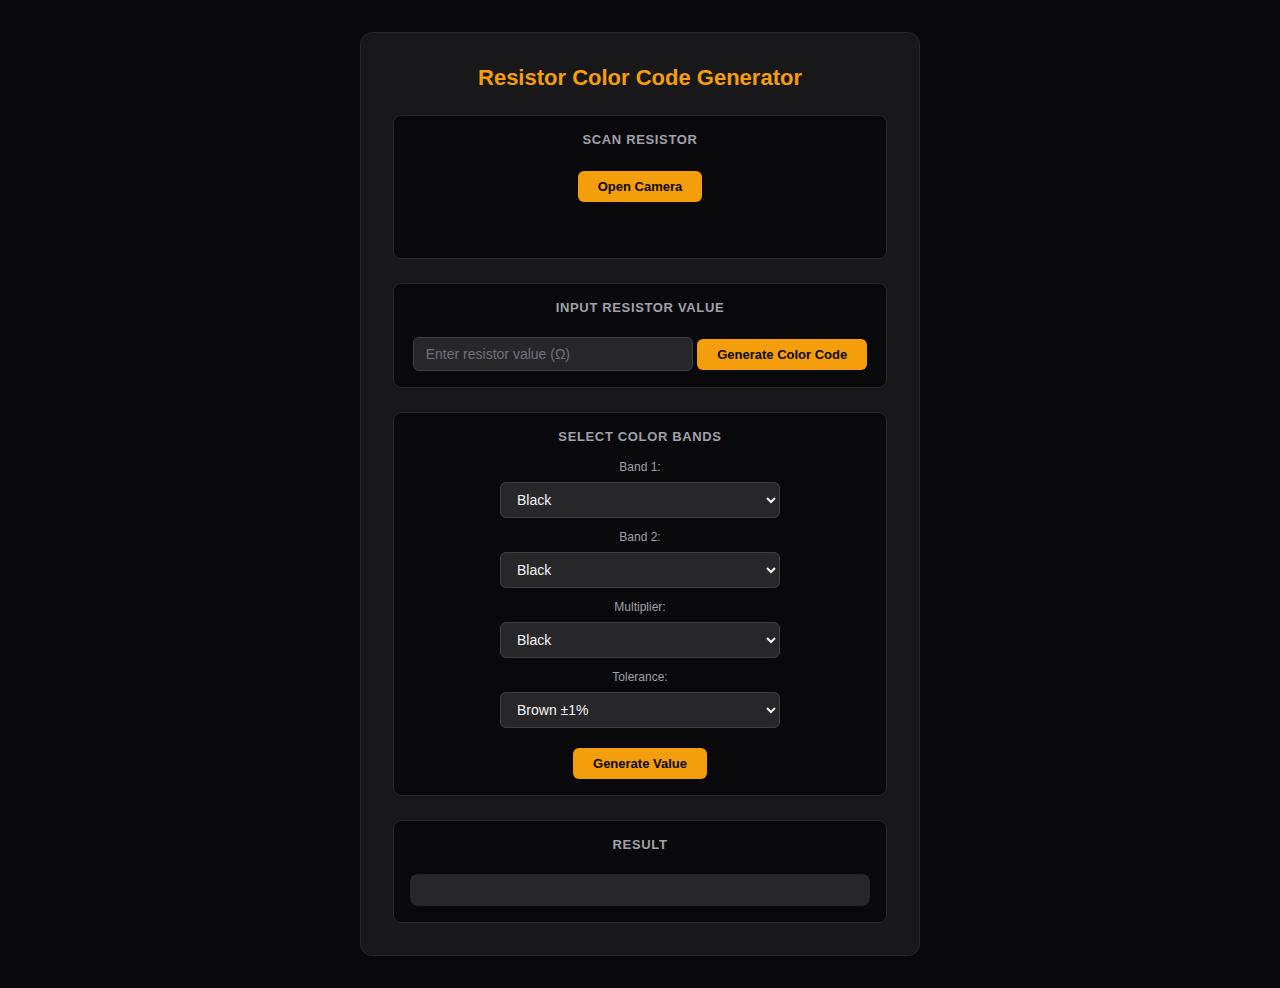
<file: resistor-colorcode-gen/index.html>
<!DOCTYPE html>
<html lang="en">
<head>
    <meta charset="UTF-8">
    <meta name="viewport" content="width=device-width, initial-scale=1.0">
    <title>4-Band Resistor Color Code Generator</title>
    <link rel="stylesheet" href="styles.css">
</head>
<body>
    <div class="container">
        <h1>Resistor Color Code Generator</h1>

        <!-- Camera Scanner Section -->
        <div class="section" id="scan-section">
            <h2>Scan Resistor</h2>
            <div id="camera-container">
                <video id="camera-feed" autoplay playsinline muted></video>
                <canvas id="scan-canvas"></canvas>
                <div id="scan-guide">
                    <div class="guide-line"></div>
                    <span class="guide-text">Align resistor bands here</span>
                </div>
            </div>
            <div id="scan-controls">
                <button id="btn-start-cam">Open Camera</button>
                <button id="btn-capture" style="display:none">Capture &amp; Scan</button>
                <button id="btn-stop-cam" style="display:none" class="btn-secondary">Close Camera</button>
            </div>
            <div id="scan-status"></div>
            <div id="detected-bands"></div>
        </div>

        <!-- Section to input resistor value -->
        <div class="section">
            <h2>Input Resistor Value</h2>
            <input type="number" id="resistorValue" placeholder="Enter resistor value (Ω)" min="1">
            <button onclick="generateColorCode()">Generate Color Code</button>
        </div>

        <!-- Section to select colors for resistor -->
        <div class="section">
            <h2>Select Color Bands</h2>
            <div class="color-inputs">
                <label for="color1">Band 1:</label>
                <select id="color1">
                    <option value="0">Black</option>
                    <option value="1">Brown</option>
                    <option value="2">Red</option>
                    <option value="3">Orange</option>
                    <option value="4">Yellow</option>
                    <option value="5">Green</option>
                    <option value="6">Blue</option>
                    <option value="7">Violet</option>
                    <option value="8">Gray</option>
                    <option value="9">White</option>
                </select>

                <label for="color2">Band 2:</label>
                <select id="color2">
                    <option value="0">Black</option>
                    <option value="1">Brown</option>
                    <option value="2">Red</option>
                    <option value="3">Orange</option>
                    <option value="4">Yellow</option>
                    <option value="5">Green</option>
                    <option value="6">Blue</option>
                    <option value="7">Violet</option>
                    <option value="8">Gray</option>
                    <option value="9">White</option>
                </select>

                <label for="color3">Multiplier:</label>
                <select id="color3">
                    <option value="1">Black</option>
                    <option value="10">Brown</option>
                    <option value="100">Red</option>
                    <option value="1000">Orange</option>
                    <option value="10000">Yellow</option>
                    <option value="100000">Green</option>
                    <option value="1000000">Blue</option>
                    <option value="10000000">Violet</option>
                    <option value="100000000">Gray</option>
                    <option value="1000000000">White</option>
                </select>

                <label for="color4">Tolerance:</label>
                <select id="color4">
                    <option value="1">Brown ±1%</option>
                    <option value="2">Red ±2%</option>
                    <option value="5">Gold ±5%</option>
                    <option value="10">Silver ±10%</option>
                </select>
                <button onclick="generateResistorValue()">Generate Value</button>
            </div>
        </div>

        <!-- Section to display result -->
        <div class="output-section">
            <h2>Result</h2>
            <div id="resistorResult"></div>
        </div>
    </div>

    <script src="script.js"></script>
</body>
</html>
</file>
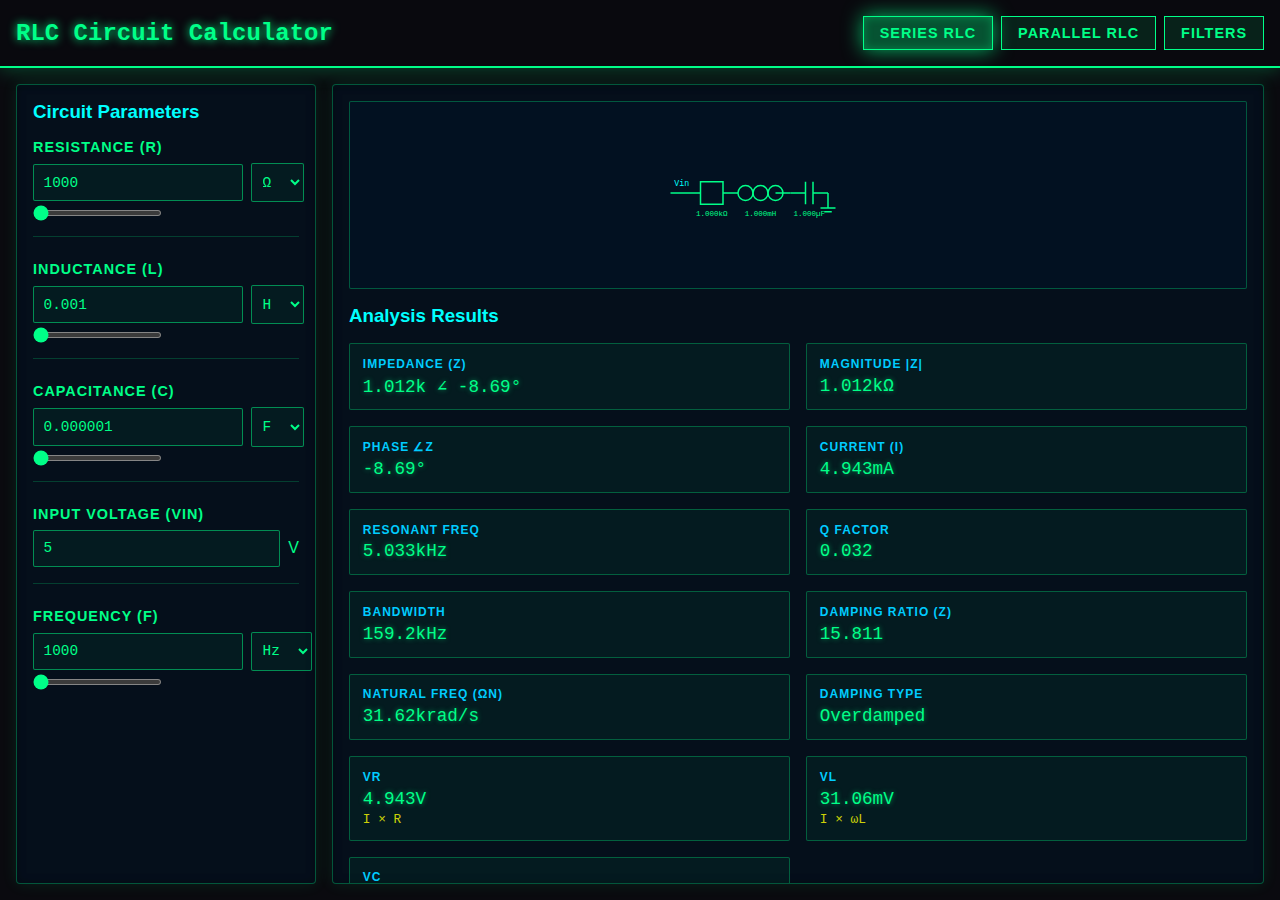
<file: rlc-calculator/rlc-calculator.html>
<!DOCTYPE html>
<html lang="en">
<head>
    <meta charset="UTF-8">
    <meta name="viewport" content="width=device-width, initial-scale=1.0">
    <meta name="description" content="RLC Circuit Calculator - Comprehensive analysis for series, parallel, and filter configurations">
    <meta name="theme-color" content="#0a0a0f">
    <title>RLC Circuit Calculator</title>

    <link rel="manifest" href="data:application/manifest+json,{
        %22name%22:%22RLC%20Circuit%20Calculator%22,
        %22short_name%22:%22RLC%20Calc%22,
        %22description%22:%22Advanced%20RLC%20circuit%20analysis%20tool%22,
        %22start_url%22:%22./rlc-calculator.html%22,
        %22display%22:%22standalone%22,
        %22scope%22:%22./%22,
        %22theme_color%22:%22%230a0a0f%22,
        %22background_color%22:%22%230a0a0f%22,
        %22icons%22:[{%22src%22:%22data:image/svg+xml,%3Csvg%20xmlns=%27http://www.w3.org/2000/svg%27%20viewBox=%270%200%20192%20192%27%3E%3Crect%20fill=%27%2300ff88%27%20width=%27192%27%20height=%27192%27/%3E%3Ctext%20x=%2796%27%20y=%27140%27%20font-size=%27120%27%20fill=%27%230a0a0f%27%20text-anchor=%27middle%27%20font-weight=%27bold%27%3ERπC%3C/text%3E%3C/svg%3E%22,%22sizes%22:%22192x192%22,%22type%22:%22image/svg+xml%22,%22purpose%22:%22any%22}]
    }">
    <link rel="icon" type="image/svg+xml" href="data:image/svg+xml,%3Csvg xmlns=%27http://www.w3.org/2000/svg%27 viewBox=%270 0 32 32%27%3E%3Crect fill=%2700ff88%27 width=%2732%27 height=%2732%27/%3E%3Ctext x=%2716%27 y=%2724%27 font-size=%2720%27 fill=%270a0a0f%27 text-anchor=%27middle%27 font-weight=%27bold%27%3ERπC%3C/text%3E%3C/svg%3E">

    <style>
        * {
            margin: 0;
            padding: 0;
            box-sizing: border-box;
        }

        html, body {
            width: 100%;
            height: 100%;
            font-family: 'Segoe UI', Tahoma, Geneva, Verdana, sans-serif;
            background: #0a0a0f;
            color: #00ff88;
            overflow: hidden;
        }

        body {
            display: flex;
            flex-direction: column;
        }

        .container {
            display: flex;
            flex-direction: column;
            height: 100vh;
            width: 100%;
        }

        .nav-bar {
            background: rgba(10, 10, 15, 0.95);
            border-bottom: 2px solid #00ff88;
            padding: 1rem;
            display: flex;
            justify-content: space-between;
            align-items: center;
            box-shadow: 0 0 20px rgba(0, 255, 136, 0.3);
            z-index: 100;
        }

        .nav-title {
            font-size: 1.5rem;
            font-weight: bold;
            color: #00ff88;
            text-shadow: 0 0 10px #00ff88;
            font-family: 'Courier New', monospace;
        }

        .tabs-container {
            display: flex;
            gap: 0.5rem;
        }

        .tab-button {
            padding: 0.5rem 1rem;
            background: rgba(0, 255, 136, 0.1);
            border: 1px solid #00ff88;
            color: #00ff88;
            font-weight: bold;
            cursor: pointer;
            transition: all 0.3s ease;
            text-transform: uppercase;
            font-size: 0.9rem;
            letter-spacing: 1px;
        }

        .tab-button:hover {
            background: rgba(0, 255, 136, 0.2);
            box-shadow: 0 0 15px rgba(0, 255, 136, 0.5);
            transform: scale(1.05);
        }

        .tab-button.active {
            background: rgba(0, 255, 136, 0.3);
            box-shadow: 0 0 20px rgba(0, 255, 136, 0.7), inset 0 0 10px rgba(0, 255, 136, 0.3);
        }

        .main-content {
            display: flex;
            flex: 1;
            gap: 1rem;
            padding: 1rem;
            overflow: hidden;
        }

        .section {
            background: rgba(0, 20, 40, 0.5);
            border: 1px solid rgba(0, 255, 136, 0.3);
            border-radius: 4px;
            padding: 1rem;
            box-shadow: 0 0 15px rgba(0, 255, 136, 0.1), inset 0 0 10px rgba(0, 0, 0, 0.3);
            overflow-y: auto;
        }

        .left-panel {
            flex: 0 0 300px;
            display: flex;
            flex-direction: column;
        }

        .right-panel {
            flex: 1;
            display: flex;
            flex-direction: column;
        }

        .input-group {
            margin-bottom: 1.5rem;
            padding-bottom: 1rem;
            border-bottom: 1px solid rgba(0, 255, 136, 0.2);
        }

        .input-group:last-child {
            border-bottom: none;
        }

        label {
            display: block;
            font-weight: bold;
            margin-bottom: 0.5rem;
            font-size: 0.9rem;
            text-transform: uppercase;
            letter-spacing: 1px;
            color: #00ff88;
        }

        .input-wrapper {
            display: flex;
            gap: 0.5rem;
            align-items: center;
        }

        input[type="number"],
        input[type="text"],
        select {
            flex: 1;
            padding: 0.6rem;
            background: rgba(0, 255, 136, 0.05);
            border: 1px solid rgba(0, 255, 136, 0.5);
            color: #00ff88;
            font-family: 'Courier New', monospace;
            font-size: 0.9rem;
            border-radius: 2px;
            transition: all 0.2s ease;
        }

        input[type="number"]:focus,
        input[type="text"]:focus,
        select:focus {
            outline: none;
            background: rgba(0, 255, 136, 0.1);
            border-color: #00ff88;
            box-shadow: 0 0 10px rgba(0, 255, 136, 0.5);
        }

        select {
            cursor: pointer;
            padding: 0.6rem 0.4rem;
        }

        select option {
            background: #0a0a0f;
            color: #00ff88;
        }

        input[type="range"] {
            flex: 1;
            cursor: pointer;
            accent-color: #00ff88;
            height: 6px;
        }

        .value-display {
            font-family: 'Courier New', monospace;
            font-size: 0.85rem;
            color: #00ffff;
            min-width: 60px;
            text-align: right;
        }

        .results-grid {
            display: grid;
            grid-template-columns: 1fr 1fr;
            gap: 1rem;
        }

        .result-item {
            background: rgba(0, 255, 136, 0.05);
            border: 1px solid rgba(0, 255, 136, 0.3);
            padding: 0.8rem;
            border-radius: 2px;
        }

        .result-label {
            font-size: 0.75rem;
            text-transform: uppercase;
            letter-spacing: 1px;
            color: #00ccff;
            margin-bottom: 0.3rem;
            font-weight: bold;
        }

        .result-value {
            font-family: 'Courier New', monospace;
            font-size: 1.1rem;
            color: #00ff88;
            text-shadow: 0 0 5px rgba(0, 255, 136, 0.5);
            word-break: break-all;
        }

        .equation {
            font-family: 'Courier New', monospace;
            font-size: 0.8rem;
            color: #ffff00;
            margin-top: 0.2rem;
            opacity: 0.8;
        }

        .plot-section {
            margin-top: 1rem;
            padding-top: 1rem;
            border-top: 1px solid rgba(0, 255, 136, 0.2);
        }

        .plot-tabs {
            display: flex;
            gap: 0.5rem;
            margin-bottom: 1rem;
            flex-wrap: wrap;
        }

        .plot-tab {
            padding: 0.4rem 0.8rem;
            background: rgba(0, 255, 136, 0.1);
            border: 1px solid rgba(0, 255, 136, 0.4);
            color: #00ff88;
            cursor: pointer;
            font-size: 0.8rem;
            text-transform: uppercase;
            letter-spacing: 0.5px;
            transition: all 0.2s ease;
            border-radius: 2px;
        }

        .plot-tab:hover {
            background: rgba(0, 255, 136, 0.15);
            box-shadow: 0 0 10px rgba(0, 255, 136, 0.3);
        }

        .plot-tab.active {
            background: rgba(0, 255, 136, 0.25);
            box-shadow: 0 0 15px rgba(0, 255, 136, 0.5);
        }

        canvas {
            width: 100%;
            height: 300px;
            background: rgba(0, 20, 40, 0.7);
            border: 1px solid rgba(0, 255, 136, 0.3);
            border-radius: 2px;
            display: block;
        }

        .circuit-diagram {
            background: rgba(0, 20, 40, 0.5);
            border: 1px solid rgba(0, 255, 136, 0.3);
            border-radius: 2px;
            padding: 1rem;
            margin-bottom: 1rem;
            text-align: center;
        }

        svg {
            max-width: 100%;
            height: auto;
        }

        @media (max-width: 1200px) {
            .main-content {
                flex-direction: column;
            }

            .left-panel {
                flex: 0 0 auto;
            }

            .right-panel {
                flex: 1;
                min-height: 400px;
            }

            .results-grid {
                grid-template-columns: 1fr;
            }
        }

        @media (max-width: 768px) {
            .nav-bar {
                flex-direction: column;
                gap: 1rem;
            }

            .section {
                padding: 0.75rem;
            }

            .input-group {
                margin-bottom: 1rem;
            }

            .input-wrapper {
                flex-direction: column;
                align-items: stretch;
            }

            .value-display {
                min-width: auto;
                text-align: left;
            }

            canvas {
                height: 250px;
            }
        }

        .info-text {
            font-size: 0.8rem;
            color: rgba(0, 255, 136, 0.6);
            margin-top: 0.5rem;
            font-style: italic;
        }

        .warning-text {
            font-size: 0.8rem;
            color: #ffff00;
            margin-top: 0.5rem;
        }

        .error-text {
            font-size: 0.8rem;
            color: #ff6666;
            margin-top: 0.5rem;
        }
    </style>
</head>
<body>
    <div class="container">
        <div class="nav-bar">
            <div class="nav-title">RLC Circuit Calculator</div>
            <div class="tabs-container">
                <button class="tab-button active" data-config="series">Series RLC</button>
                <button class="tab-button" data-config="parallel">Parallel RLC</button>
                <button class="tab-button" data-config="filters">Filters</button>
            </div>
        </div>

        <div class="main-content">
            <div class="left-panel section">
                <h3 style="margin-bottom: 1rem; color: #00ffff;">Circuit Parameters</h3>

                <!-- Filter Type Selector -->
                <div id="filterTypeGroup" class="input-group" style="display: none;">
                    <label for="filterType">Filter Type</label>
                    <select id="filterType">
                        <option value="lp-rc">Low-Pass RC</option>
                        <option value="lp-rl">Low-Pass RL</option>
                        <option value="lp-rlc">Low-Pass RLC</option>
                        <option value="hp-rc">High-Pass RC</option>
                        <option value="hp-rl">High-Pass RL</option>
                        <option value="hp-rlc">High-Pass RLC</option>
                        <option value="bp-rlc">Band-Pass RLC</option>
                        <option value="bs-rlc">Band-Stop RLC</option>
                    </select>
                </div>

                <!-- Resistance Input -->
                <div class="input-group">
                    <label for="resistance">Resistance (R)</label>
                    <div class="input-wrapper">
                        <input type="number" id="resistance" min="0.1" max="1000000" value="1000" step="any">
                        <select id="resistanceUnit">
                            <option value="1">Ω</option>
                            <option value="1000">kΩ</option>
                            <option value="1000000">MΩ</option>
                        </select>
                    </div>
                    <input type="range" id="resistanceSlider" min="0.1" max="1000000" value="1000" style="margin-top: 0.5rem;">
                </div>

                <!-- Inductance Input -->
                <div class="input-group">
                    <label for="inductance">Inductance (L)</label>
                    <div class="input-wrapper">
                        <input type="number" id="inductance" min="0.000001" max="100" value="0.001" step="any">
                        <select id="inductanceUnit">
                            <option value="1">H</option>
                            <option value="0.001">mH</option>
                            <option value="0.000001">µH</option>
                            <option value="0.000000001">nH</option>
                        </select>
                    </div>
                    <input type="range" id="inductanceSlider" min="0.000001" max="100" value="0.001" style="margin-top: 0.5rem;">
                </div>

                <!-- Capacitance Input -->
                <div class="input-group">
                    <label for="capacitance">Capacitance (C)</label>
                    <div class="input-wrapper">
                        <input type="number" id="capacitance" min="0.000000000001" max="0.1" value="0.000001" step="any">
                        <select id="capacitanceUnit">
                            <option value="1">F</option>
                            <option value="0.000001">µF</option>
                            <option value="0.000000001">nF</option>
                            <option value="0.000000000001">pF</option>
                        </select>
                    </div>
                    <input type="range" id="capacitanceSlider" min="0.000000000001" max="0.1" value="0.000001" style="margin-top: 0.5rem;">
                </div>

                <!-- Input Voltage -->
                <div class="input-group">
                    <label for="voltage">Input Voltage (Vin)</label>
                    <div class="input-wrapper">
                        <input type="number" id="voltage" min="0.001" max="1000" value="5" step="any">
                        <span style="color: #00ff88;">V</span>
                    </div>
                </div>

                <!-- Frequency Input -->
                <div class="input-group">
                    <label for="frequency">Frequency (f)</label>
                    <div class="input-wrapper">
                        <input type="number" id="frequency" min="0.1" max="1000000000" value="1000" step="any">
                        <select id="frequencyUnit">
                            <option value="1">Hz</option>
                            <option value="1000">kHz</option>
                            <option value="1000000">MHz</option>
                        </select>
                    </div>
                    <input type="range" id="frequencySlider" min="0.1" max="1000000" value="1000" style="margin-top: 0.5rem;">
                </div>
            </div>

            <div class="right-panel section">
                <div id="circuitDiagram" class="circuit-diagram">
                    <svg id="circuitSVG" viewBox="0 0 400 200" width="400" height="150"></svg>
                </div>

                <h3 style="margin-bottom: 1rem; color: #00ffff;">Analysis Results</h3>

                <div class="results-grid" id="resultsGrid">
                    <!-- Results populated by JavaScript -->
                </div>

                <div class="plot-section">
                    <h3 style="margin-bottom: 1rem; color: #00ffff;">Frequency Response</h3>
                    <div class="plot-tabs">
                        <button class="plot-tab active" data-plot="magnitude">Magnitude (dB)</button>
                        <button class="plot-tab" data-plot="phase">Phase (deg)</button>
                        <button class="plot-tab" data-plot="step">Step Response</button>
                        <button class="plot-tab" data-plot="impulse">Impulse Response</button>
                    </div>
                    <canvas id="plotCanvas"></canvas>
                </div>
            </div>
        </div>
    </div>

    <script>
        // ============================================================================
        // UTILITY FUNCTIONS
        // ============================================================================

        // Complex number arithmetic
        class Complex {
            constructor(real, imag = 0) {
                this.real = real;
                this.imag = imag;
            }

            static from(real, imag = 0) {
                return new Complex(real, imag);
            }

            add(other) {
                return new Complex(this.real + other.real, this.imag + other.imag);
            }

            sub(other) {
                return new Complex(this.real - other.real, this.imag - other.imag);
            }

            mul(other) {
                const real = this.real * other.real - this.imag * other.imag;
                const imag = this.real * other.imag + this.imag * other.real;
                return new Complex(real, imag);
            }

            div(other) {
                const denom = other.real ** 2 + other.imag ** 2;
                const real = (this.real * other.real + this.imag * other.imag) / denom;
                const imag = (this.imag * other.real - this.real * other.imag) / denom;
                return new Complex(real, imag);
            }

            mag() {
                return Math.sqrt(this.real ** 2 + this.imag ** 2);
            }

            phase() {
                return Math.atan2(this.imag, this.real);
            }

            conj() {
                return new Complex(this.real, -this.imag);
            }

            inv() {
                return new Complex(1, 0).div(this);
            }
        }

        // Format numbers with engineering notation
        function formatEngineering(value, unit = '') {
            const abs = Math.abs(value);
            let multiplier = 1;
            let prefix = '';

            if (abs >= 1e9) {
                multiplier = 1e9;
                prefix = 'G';
            } else if (abs >= 1e6) {
                multiplier = 1e6;
                prefix = 'M';
            } else if (abs >= 1e3) {
                multiplier = 1e3;
                prefix = 'k';
            } else if (abs >= 1) {
                multiplier = 1;
                prefix = '';
            } else if (abs >= 1e-3) {
                multiplier = 1e-3;
                prefix = 'm';
            } else if (abs >= 1e-6) {
                multiplier = 1e-6;
                prefix = 'µ';
            } else if (abs >= 1e-9) {
                multiplier = 1e-9;
                prefix = 'n';
            } else if (abs >= 1e-12) {
                multiplier = 1e-12;
                prefix = 'p';
            }

            const formatted = (value / multiplier).toPrecision(4);
            return `${formatted}${prefix}${unit}`;
        }

        function formatComplex(c) {
            const mag = c.mag();
            const phase = c.phase() * 180 / Math.PI;
            return `${formatEngineering(mag)} ∠ ${phase.toFixed(2)}°`;
        }

        // Parse input value with unit multiplier
        function parseInputValue(inputId, unitId) {
            const value = parseFloat(document.getElementById(inputId).value) || 0;
            const unit = parseFloat(document.getElementById(unitId).value) || 1;
            return value * unit;
        }

        // ============================================================================
        // RLC CIRCUIT CALCULATIONS
        // ============================================================================

        class RLCCircuit {
            constructor(R, L, C, Vin, f) {
                this.R = R;
                this.L = L;
                this.C = C;
                this.Vin = Vin;
                this.f = f;
                this.omega = 2 * Math.PI * f;
            }

            // Resonant frequency
            resonantFrequency() {
                if (this.L === 0 || this.C === 0) return 0;
                return 1 / (2 * Math.PI * Math.sqrt(this.L * this.C));
            }

            // Natural frequency
            naturalFrequency() {
                if (this.L === 0 || this.C === 0) return 0;
                return 1 / Math.sqrt(this.L * this.C);
            }

            // Damping ratio (series)
            dampingRatioSeries() {
                if (this.L === 0 || this.C === 0) return 0;
                return (this.R / 2) * Math.sqrt(this.C / this.L);
            }

            // Damping ratio (parallel)
            dampingRatioParallel() {
                if (this.L === 0 || this.C === 0) return 0;
                return 1 / (2 * this.R) * Math.sqrt(this.L / this.C);
            }

            // Series RLC impedance
            impedanceSeries() {
                const XL = this.omega * this.L;
                const XC = 1 / (this.omega * this.C);
                return new Complex(this.R, XL - XC);
            }

            // Parallel RLC admittance
            admittanceParallel() {
                const XL = this.omega * this.L;
                const XC = 1 / (this.omega * this.C);
                const BL = -1 / XL;
                const BC = this.omega * this.C;
                return new Complex(1 / this.R, BC + BL);
            }

            // Quality factor (series)
            QFactorSeries() {
                if (this.L === 0 || this.C === 0) return 0;
                return (1 / this.R) * Math.sqrt(this.L / this.C);
            }

            // Quality factor (parallel)
            QFactorParallel() {
                if (this.L === 0 || this.C === 0) return 0;
                return this.R * Math.sqrt(this.C / this.L);
            }

            // Bandwidth
            bandwidth() {
                const f0 = this.resonantFrequency();
                const Q = Math.abs(this.QFactorSeries());
                return f0 / Q;
            }

            // Damping classification
            dampingType() {
                const zeta = this.dampingRatioSeries();
                if (zeta < 1) return 'Underdamped';
                if (zeta === 1) return 'Critically damped';
                return 'Overdamped';
            }
        }

        // ============================================================================
        // FILTER TRANSFER FUNCTIONS
        // ============================================================================

        class FilterTransferFunction {
            constructor(R, L, C, filterType) {
                this.R = R;
                this.L = L;
                this.C = C;
                this.filterType = filterType;
            }

            // Evaluate transfer function at complex frequency s
            evaluate(s) {
                switch(this.filterType) {
                    case 'lp-rc': return this.lpRC(s);
                    case 'lp-rl': return this.lpRL(s);
                    case 'lp-rlc': return this.lpRLC(s);
                    case 'hp-rc': return this.hpRC(s);
                    case 'hp-rl': return this.hpRL(s);
                    case 'hp-rlc': return this.hpRLC(s);
                    case 'bp-rlc': return this.bpRLC(s);
                    case 'bs-rlc': return this.bsRLC(s);
                    default: return new Complex(1, 0);
                }
            }

            lpRC(s) {
                const wc = 1 / (this.R * this.C);
                return new Complex(wc, 0).div(s.add(new Complex(wc, 0)));
            }

            lpRL(s) {
                const wc = this.R / this.L;
                return new Complex(wc, 0).div(s.add(new Complex(wc, 0)));
            }

            lpRLC(s) {
                const wn = 1 / Math.sqrt(this.L * this.C);
                const Q = wn * this.L / this.R;
                const num = new Complex(wn * wn, 0);
                const den = s.mul(s).add(s.mul(new Complex(wn / Q, 0))).add(new Complex(wn * wn, 0));
                return num.div(den);
            }

            hpRC(s) {
                const wc = 1 / (this.R * this.C);
                const num = s;
                const den = s.add(new Complex(wc, 0));
                return num.div(den);
            }

            hpRL(s) {
                const wc = this.R / this.L;
                const num = s;
                const den = s.add(new Complex(wc, 0));
                return num.div(den);
            }

            hpRLC(s) {
                const wn = 1 / Math.sqrt(this.L * this.C);
                const Q = wn * this.L / this.R;
                const num = s.mul(s);
                const den = s.mul(s).add(s.mul(new Complex(wn / Q, 0))).add(new Complex(wn * wn, 0));
                return num.div(den);
            }

            bpRLC(s) {
                const wn = 1 / Math.sqrt(this.L * this.C);
                const Q = wn * this.L / this.R;
                const num = s.mul(new Complex(wn / Q, 0));
                const den = s.mul(s).add(s.mul(new Complex(wn / Q, 0))).add(new Complex(wn * wn, 0));
                return num.div(den);
            }

            bsRLC(s) {
                const wn = 1 / Math.sqrt(this.L * this.C);
                const Q = wn * this.L / this.R;
                const num = s.mul(s).add(new Complex(wn * wn, 0));
                const den = s.mul(s).add(s.mul(new Complex(wn / Q, 0))).add(new Complex(wn * wn, 0));
                return num.div(den);
            }
        }

        // ============================================================================
        // STEP & IMPULSE RESPONSE CALCULATION
        // ============================================================================

        class TransientResponse {
            constructor(R, L, C, filterType = null) {
                this.R = R;
                this.L = L;
                this.C = C;
                this.filterType = filterType;
            }

            // Step response for series RLC (unit step)
            stepResponseSeries(t) {
                const wn = 1 / Math.sqrt(this.L * this.C);
                const zeta = (this.R / 2) * Math.sqrt(this.C / this.L);

                if (zeta > 1) {
                    // Overdamped
                    const p1 = -zeta * wn + Math.sqrt(zeta * zeta - 1) * wn;
                    const p2 = -zeta * wn - Math.sqrt(zeta * zeta - 1) * wn;
                    const A = 1 / (2 * Math.sqrt(zeta * zeta - 1));
                    return 1 - A * (Math.exp(p1 * t) - Math.exp(p2 * t)) / (p1 - p2);
                } else if (Math.abs(zeta - 1) < 1e-6) {
                    // Critically damped
                    return 1 - (1 + wn * t) * Math.exp(-wn * t);
                } else {
                    // Underdamped
                    const wd = wn * Math.sqrt(1 - zeta * zeta);
                    const phase = Math.atan2(wd, -zeta * wn);
                    const envelope = Math.exp(-zeta * wn * t);
                    return 1 - envelope * Math.cos(wd * t + phase) / Math.cos(phase);
                }
            }

            // Impulse response for series RLC
            impulseResponseSeries(t) {
                if (t < 0) return 0;
                const wn = 1 / Math.sqrt(this.L * this.C);
                const zeta = (this.R / 2) * Math.sqrt(this.C / this.L);

                if (zeta > 1) {
                    // Overdamped
                    const p1 = -zeta * wn + Math.sqrt(zeta * zeta - 1) * wn;
                    const p2 = -zeta * wn - Math.sqrt(zeta * zeta - 1) * wn;
                    return (Math.exp(p1 * t) - Math.exp(p2 * t)) / (2 * this.L * Math.sqrt(zeta * zeta - 1) * wn);
                } else if (Math.abs(zeta - 1) < 1e-6) {
                    // Critically damped
                    return (wn * wn * t * Math.exp(-wn * t)) / this.L;
                } else {
                    // Underdamped
                    const wd = wn * Math.sqrt(1 - zeta * zeta);
                    return (wn / this.L) * Math.exp(-zeta * wn * t) * Math.sin(wd * t) / Math.sqrt(1 - zeta * zeta);
                }
            }
        }

        // ============================================================================
        // CIRCUIT DIAGRAM DRAWING
        // ============================================================================

        function drawCircuitDiagram(config, R, L, C) {
            const svg = document.getElementById('circuitSVG');
            svg.innerHTML = '';

            const text = (x, y, content, size = 12, color = '#00ff88') => {
                const t = document.createElementNS('http://www.w3.org/2000/svg', 'text');
                t.setAttribute('x', x);
                t.setAttribute('y', y);
                t.setAttribute('font-size', size);
                t.setAttribute('fill', color);
                t.setAttribute('font-family', 'Courier New, monospace');
                t.setAttribute('text-anchor', 'middle');
                t.textContent = content;
                svg.appendChild(t);
            };

            const line = (x1, y1, x2, y2, color = '#00ff88', width = 2) => {
                const l = document.createElementNS('http://www.w3.org/2000/svg', 'line');
                l.setAttribute('x1', x1);
                l.setAttribute('y1', y1);
                l.setAttribute('x2', x2);
                l.setAttribute('y2', y2);
                l.setAttribute('stroke', color);
                l.setAttribute('stroke-width', width);
                svg.appendChild(l);
            };

            const rect = (x, y, w, h, color = '#00ff88', width = 2) => {
                const r = document.createElementNS('http://www.w3.org/2000/svg', 'rect');
                r.setAttribute('x', x);
                r.setAttribute('y', y);
                r.setAttribute('width', w);
                r.setAttribute('height', h);
                r.setAttribute('fill', 'none');
                r.setAttribute('stroke', color);
                r.setAttribute('stroke-width', width);
                svg.appendChild(r);
            };

            const circle = (cx, cy, r, color = '#00ff88', width = 2) => {
                const c = document.createElementNS('http://www.w3.org/2000/svg', 'circle');
                c.setAttribute('cx', cx);
                c.setAttribute('cy', cy);
                c.setAttribute('r', r);
                c.setAttribute('fill', 'none');
                c.setAttribute('stroke', color);
                c.setAttribute('stroke-width', width);
                svg.appendChild(c);
            };

            if (config === 'series') {
                // Series circuit: [Vin] - [R] - [L] - [C] - [Gnd]
                line(30, 100, 60, 100);
                text(45, 90, 'Vin', 11, '#00ffff');

                // Resistor
                rect(70, 85, 30, 30);
                text(85, 130, `${formatEngineering(R, 'Ω')}`, 10);
                line(60, 100, 70, 100);
                line(100, 100, 120, 100);

                // Inductor (coil)
                for (let i = 0; i < 3; i++) {
                    circle(130 + i * 20, 100, 10);
                }
                text(150, 130, `${formatEngineering(L, 'H')}`, 10);
                line(120, 100, 120, 100);
                line(170, 100, 190, 100);

                // Capacitor (two lines)
                line(190, 100, 210, 100);
                line(210, 85, 210, 115);
                line(220, 85, 220, 115);
                text(215, 130, `${formatEngineering(C, 'F')}`, 10);
                line(220, 100, 240, 100);

                // Ground
                line(240, 100, 240, 120);
                line(230, 120, 250, 120);
                line(235, 125, 245, 125);
                line(240, 130, 240, 130);
            } else if (config === 'parallel') {
                // Parallel circuit branches
                text(40, 85, 'Vin', 11, '#00ffff');
                line(40, 100, 70, 100);

                // Top rail
                line(70, 70, 280, 70);

                // R branch
                line(100, 70, 100, 85);
                rect(85, 85, 30, 30);
                text(100, 130, `${formatEngineering(R, 'Ω')}`, 10);
                line(100, 115, 100, 130);

                // L branch
                line(170, 70, 170, 80);
                circle(170, 90, 10);
                text(170, 130, `${formatEngineering(L, 'H')}`, 10);
                line(170, 110, 170, 130);

                // C branch
                line(240, 70, 240, 85);
                line(230, 85, 250, 85);
                line(230, 95, 250, 95);
                text(240, 130, `${formatEngineering(C, 'F')}`, 10);
                line(240, 95, 240, 130);

                // Bottom rail
                line(70, 130, 280, 130);

                // Ground
                line(280, 130, 280, 150);
                line(270, 150, 290, 150);
                line(275, 155, 285, 155);
            } else if (config === 'filters') {
                // Simple filter representation
                line(30, 100, 60, 100);
                text(45, 85, 'Vin', 11, '#00ffff');

                // Filter box
                rect(70, 70, 100, 60);
                text(120, 105, 'FILTER', 12, '#00ffff');

                // Output
                line(170, 100, 210, 100);
                text(220, 85, 'Vout', 11, '#00ffff');
            }
        }

        // ============================================================================
        // BODE PLOT CANVAS RENDERER
        // ============================================================================

        class BodePlotter {
            constructor(canvasId, minFreq = 10, maxFreq = 10e6) {
                this.canvas = document.getElementById(canvasId);
                this.ctx = this.canvas.getContext('2d');
                this.minFreq = minFreq;
                this.maxFreq = maxFreq;
                this.width = this.canvas.offsetWidth;
                this.height = this.canvas.offsetHeight;
                this.dpr = window.devicePixelRatio || 1;
                this.setupCanvas();
            }

            setupCanvas() {
                this.canvas.width = this.width * this.dpr;
                this.canvas.height = this.height * this.dpr;
                this.ctx.scale(this.dpr, this.dpr);
            }

            drawMagnitudePlot(transferFn) {
                this.ctx.fillStyle = '#0a0a0f';
                this.ctx.fillRect(0, 0, this.width, this.height);

                const margin = { top: 30, right: 20, bottom: 50, left: 60 };
                const plotW = this.width - margin.left - margin.right;
                const plotH = this.height - margin.top - margin.bottom;

                // Logarithmic frequency scale
                const freqs = [];
                const mags = [];
                const numPoints = 200;

                for (let i = 0; i < numPoints; i++) {
                    const logFreq = Math.log10(this.minFreq) + (Math.log10(this.maxFreq) - Math.log10(this.minFreq)) * (i / numPoints);
                    const f = Math.pow(10, logFreq);
                    const s = new Complex(0, 2 * Math.PI * f);
                    const H = transferFn.evaluate(s);
                    freqs.push(f);
                    mags.push(20 * Math.log10(H.mag() + 1e-10));
                }

                const minMag = Math.min(...mags) - 5;
                const maxMag = Math.max(...mags) + 5;

                // Draw grid
                this.drawGrid(margin, plotW, plotH, minMag, maxMag);

                // Draw magnitude curve
                this.ctx.strokeStyle = '#00ff88';
                this.ctx.lineWidth = 2;
                this.ctx.beginPath();

                for (let i = 0; i < freqs.length; i++) {
                    const x = margin.left + (Math.log10(freqs[i]) - Math.log10(this.minFreq)) / (Math.log10(this.maxFreq) - Math.log10(this.minFreq)) * plotW;
                    const y = margin.top + plotH * (1 - (mags[i] - minMag) / (maxMag - minMag));
                    if (i === 0) {
                        this.ctx.moveTo(x, y);
                    } else {
                        this.ctx.lineTo(x, y);
                    }
                }
                this.ctx.stroke();

                // Draw -3dB line
                this.ctx.strokeStyle = 'rgba(0, 255, 136, 0.3)';
                this.ctx.setLineDash([5, 5]);
                const maxMagValue = Math.max(...mags);
                const yMag3dB = margin.top + plotH * (1 - (maxMagValue - 3 - minMag) / (maxMag - minMag));
                this.ctx.beginPath();
                this.ctx.moveTo(margin.left, yMag3dB);
                this.ctx.lineTo(margin.left + plotW, yMag3dB);
                this.ctx.stroke();
                this.ctx.setLineDash([]);

                // Axes labels
                this.ctx.fillStyle = '#00ff88';
                this.ctx.font = '12px Courier New';
                this.ctx.textAlign = 'center';
                this.ctx.fillText('Frequency (Hz)', this.width / 2, this.height - 10);
                this.ctx.save();
                this.ctx.translate(15, this.height / 2);
                this.ctx.rotate(-Math.PI / 2);
                this.ctx.fillText('Magnitude (dB)', 0, 0);
                this.ctx.restore();
            }

            drawPhasePlot(transferFn) {
                this.ctx.fillStyle = '#0a0a0f';
                this.ctx.fillRect(0, 0, this.width, this.height);

                const margin = { top: 30, right: 20, bottom: 50, left: 60 };
                const plotW = this.width - margin.left - margin.right;
                const plotH = this.height - margin.top - margin.bottom;

                const freqs = [];
                const phases = [];
                const numPoints = 200;

                for (let i = 0; i < numPoints; i++) {
                    const logFreq = Math.log10(this.minFreq) + (Math.log10(this.maxFreq) - Math.log10(this.minFreq)) * (i / numPoints);
                    const f = Math.pow(10, logFreq);
                    const s = new Complex(0, 2 * Math.PI * f);
                    const H = transferFn.evaluate(s);
                    freqs.push(f);
                    phases.push(H.phase() * 180 / Math.PI);
                }

                const minPhase = -180;
                const maxPhase = 180;

                this.drawGrid(margin, plotW, plotH, minPhase, maxPhase, true);

                // Draw phase curve
                this.ctx.strokeStyle = '#00ccff';
                this.ctx.lineWidth = 2;
                this.ctx.beginPath();

                for (let i = 0; i < freqs.length; i++) {
                    const x = margin.left + (Math.log10(freqs[i]) - Math.log10(this.minFreq)) / (Math.log10(this.maxFreq) - Math.log10(this.minFreq)) * plotW;
                    const y = margin.top + plotH * (1 - (phases[i] - minPhase) / (maxPhase - minPhase));
                    if (i === 0) {
                        this.ctx.moveTo(x, y);
                    } else {
                        this.ctx.lineTo(x, y);
                    }
                }
                this.ctx.stroke();

                // Axes labels
                this.ctx.fillStyle = '#00ff88';
                this.ctx.font = '12px Courier New';
                this.ctx.textAlign = 'center';
                this.ctx.fillText('Frequency (Hz)', this.width / 2, this.height - 10);
                this.ctx.save();
                this.ctx.translate(15, this.height / 2);
                this.ctx.rotate(-Math.PI / 2);
                this.ctx.fillText('Phase (degrees)', 0, 0);
                this.ctx.restore();
            }

            drawStepResponse(circuit) {
                this.ctx.fillStyle = '#0a0a0f';
                this.ctx.fillRect(0, 0, this.width, this.height);

                const margin = { top: 30, right: 20, bottom: 50, left: 60 };
                const plotW = this.width - margin.left - margin.right;
                const plotH = this.height - margin.top - margin.bottom;

                const tr = new TransientResponse(circuit.R, circuit.L, circuit.C);
                const response = [];
                const times = [];

                const maxTime = 10 / (circuit.omega + 1e-6);
                const numPoints = 150;

                for (let i = 0; i < numPoints; i++) {
                    const t = i * maxTime / numPoints;
                    times.push(t);
                    response.push(circuit.Vin * tr.stepResponseSeries(t));
                }

                const minResp = Math.min(...response) * 1.1;
                const maxResp = Math.max(...response) * 1.1;

                // Draw grid
                this.ctx.strokeStyle = 'rgba(0, 255, 136, 0.2)';
                this.ctx.fillStyle = 'rgba(0, 255, 136, 0.1)';
                this.ctx.font = '10px Courier New';
                this.ctx.textAlign = 'right';
                this.ctx.fillStyle = '#00ff88';

                // Time axis label
                this.ctx.textAlign = 'center';
                this.ctx.fillText('Time (s)', this.width / 2, this.height - 10);
                this.ctx.save();
                this.ctx.translate(15, this.height / 2);
                this.ctx.rotate(-Math.PI / 2);
                this.ctx.fillText('Voltage (V)', 0, 0);
                this.ctx.restore();

                // Draw step response curve
                this.ctx.strokeStyle = '#ffff00';
                this.ctx.lineWidth = 2;
                this.ctx.beginPath();

                for (let i = 0; i < times.length; i++) {
                    const x = margin.left + (times[i] / maxTime) * plotW;
                    const y = margin.top + plotH * (1 - (response[i] - minResp) / (maxResp - minResp));
                    if (i === 0) {
                        this.ctx.moveTo(x, y);
                    } else {
                        this.ctx.lineTo(x, y);
                    }
                }
                this.ctx.stroke();
            }

            drawImpulseResponse(circuit) {
                this.ctx.fillStyle = '#0a0a0f';
                this.ctx.fillRect(0, 0, this.width, this.height);

                const margin = { top: 30, right: 20, bottom: 50, left: 60 };
                const plotW = this.width - margin.left - margin.right;
                const plotH = this.height - margin.top - margin.bottom;

                const tr = new TransientResponse(circuit.R, circuit.L, circuit.C);
                const response = [];
                const times = [];

                const maxTime = 10 / (circuit.omega + 1e-6);
                const numPoints = 150;

                for (let i = 0; i < numPoints; i++) {
                    const t = i * maxTime / numPoints;
                    times.push(t);
                    response.push(tr.impulseResponseSeries(t));
                }

                const minResp = Math.min(...response) * 1.1;
                const maxResp = Math.max(...response) * 1.1;

                // Time axis label
                this.ctx.fillStyle = '#00ff88';
                this.ctx.font = '10px Courier New';
                this.ctx.textAlign = 'center';
                this.ctx.fillText('Time (s)', this.width / 2, this.height - 10);
                this.ctx.save();
                this.ctx.translate(15, this.height / 2);
                this.ctx.rotate(-Math.PI / 2);
                this.ctx.fillText('Current (A)', 0, 0);
                this.ctx.restore();

                // Draw impulse response curve
                this.ctx.strokeStyle = '#ff88ff';
                this.ctx.lineWidth = 2;
                this.ctx.beginPath();

                for (let i = 0; i < times.length; i++) {
                    const x = margin.left + (times[i] / maxTime) * plotW;
                    const y = margin.top + plotH * (1 - (response[i] - minResp) / (maxResp - minResp));
                    if (i === 0) {
                        this.ctx.moveTo(x, y);
                    } else {
                        this.ctx.lineTo(x, y);
                    }
                }
                this.ctx.stroke();
            }

            drawGrid(margin, plotW, plotH, minVal, maxVal, isPhase = false) {
                this.ctx.strokeStyle = 'rgba(0, 255, 136, 0.15)';
                this.ctx.fillStyle = '#00ff88';
                this.ctx.font = '10px Courier New';

                // Vertical grid lines (logarithmic frequency)
                for (let logF = Math.ceil(Math.log10(this.minFreq)); logF <= Math.floor(Math.log10(this.maxFreq)); logF++) {
                    const f = Math.pow(10, logF);
                    const x = margin.left + (logF - Math.log10(this.minFreq)) / (Math.log10(this.maxFreq) - Math.log10(this.minFreq)) * plotW;

                    this.ctx.beginPath();
                    this.ctx.moveTo(x, margin.top);
                    this.ctx.lineTo(x, margin.top + plotH);
                    this.ctx.stroke();

                    this.ctx.textAlign = 'center';
                    this.ctx.fillText(formatEngineering(f) + 'Hz', x, margin.top + plotH + 20);
                }

                // Horizontal grid lines
                const steps = 4;
                for (let i = 0; i <= steps; i++) {
                    const val = minVal + (maxVal - minVal) * (i / steps);
                    const y = margin.top + plotH * (1 - i / steps);

                    this.ctx.beginPath();
                    this.ctx.moveTo(margin.left, y);
                    this.ctx.lineTo(margin.left + plotW, y);
                    this.ctx.stroke();

                    this.ctx.textAlign = 'right';
                    this.ctx.fillText(val.toFixed(1), margin.left - 5, y + 3);
                }
            }
        }

        // ============================================================================
        // UI STATE MANAGEMENT
        // ============================================================================

        let currentConfig = 'series';
        let currentPlotType = 'magnitude';

        function updateCircuitDisplay() {
            const R = parseInputValue('resistance', 'resistanceUnit');
            const L = parseInputValue('inductance', 'inductanceUnit');
            const C = parseInputValue('capacitance', 'capacitanceUnit');
            const Vin = parseFloat(document.getElementById('voltage').value) || 1;
            const f = parseInputValue('frequency', 'frequencyUnit');

            // Draw circuit diagram
            drawCircuitDiagram(currentConfig, R, L, C);

            // Calculate results
            if (currentConfig === 'series' || currentConfig === 'parallel') {
                updateSeriesParallelResults(R, L, C, Vin, f);
            } else {
                updateFilterResults(R, L, C, Vin, f);
            }

            // Update plots
            updatePlots(R, L, C, Vin, f);
        }

        function updateSeriesParallelResults(R, L, C, Vin, f) {
            const circuit = new RLCCircuit(R, L, C, Vin, f);
            const grid = document.getElementById('resultsGrid');
            grid.innerHTML = '';

            let results = [];

            if (currentConfig === 'series') {
                const Z = circuit.impedanceSeries();
                const I = Vin / Z.mag();
                const f0 = circuit.resonantFrequency();
                const Q = circuit.QFactorSeries();
                const BW = circuit.bandwidth();
                const zeta = circuit.dampingRatioSeries();
                const wn = circuit.naturalFrequency();

                results = [
                    { label: 'Impedance (Z)', value: formatComplex(Z) },
                    { label: 'Magnitude |Z|', value: formatEngineering(Z.mag(), 'Ω') },
                    { label: 'Phase ∠Z', value: `${(Z.phase() * 180 / Math.PI).toFixed(2)}°` },
                    { label: 'Current (I)', value: formatEngineering(I, 'A') },
                    { label: 'Resonant Freq', value: formatEngineering(f0, 'Hz') },
                    { label: 'Q Factor', value: Math.abs(Q).toFixed(3) },
                    { label: 'Bandwidth', value: formatEngineering(BW, 'Hz') },
                    { label: 'Damping Ratio (ζ)', value: zeta.toFixed(3) },
                    { label: 'Natural Freq (ωn)', value: formatEngineering(wn, 'rad/s') },
                    { label: 'Damping Type', value: circuit.dampingType() },
                    { label: 'VR', value: formatEngineering(I * R, 'V'), eq: `I × R` },
                    { label: 'VL', value: formatEngineering(I * circuit.omega * L, 'V'), eq: `I × ωL` },
                    { label: 'VC', value: formatEngineering(I / (circuit.omega * C), 'V'), eq: `I / ωC` }
                ];
            } else {
                const Y = circuit.admittanceParallel();
                const Z = Y.inv();
                const I = Vin * Y.mag();
                const f0 = circuit.resonantFrequency();
                const Q = circuit.QFactorParallel();
                const BW = circuit.bandwidth();
                const zeta = circuit.dampingRatioParallel();
                const wn = circuit.naturalFrequency();

                results = [
                    { label: 'Admittance (Y)', value: formatComplex(Y) },
                    { label: 'Magnitude |Y|', value: formatEngineering(Y.mag(), 'S') },
                    { label: 'Phase ∠Y', value: `${(Y.phase() * 180 / Math.PI).toFixed(2)}°` },
                    { label: 'Impedance (Z)', value: formatEngineering(Z.mag(), 'Ω') },
                    { label: 'Total Current', value: formatEngineering(I, 'A') },
                    { label: 'Resonant Freq', value: formatEngineering(f0, 'Hz') },
                    { label: 'Q Factor', value: Math.abs(Q).toFixed(3) },
                    { label: 'Bandwidth', value: formatEngineering(BW, 'Hz') },
                    { label: 'Damping Ratio (ζ)', value: zeta.toFixed(3) },
                    { label: 'Natural Freq (ωn)', value: formatEngineering(wn, 'rad/s') },
                    { label: 'Damping Type', value: circuit.dampingType() },
                    { label: 'IR', value: formatEngineering(Vin / R, 'A'), eq: `Vin / R` },
                    { label: 'IL', value: formatEngineering(Vin / (circuit.omega * L), 'A'), eq: `Vin / ωL` },
                    { label: 'IC', value: formatEngineering(Vin * circuit.omega * C, 'A'), eq: `Vin × ωC` }
                ];
            }

            results.forEach(r => {
                const div = document.createElement('div');
                div.className = 'result-item';
                div.innerHTML = `
                    <div class="result-label">${r.label}</div>
                    <div class="result-value">${r.value}</div>
                    ${r.eq ? `<div class="equation">${r.eq}</div>` : ''}
                `;
                grid.appendChild(div);
            });
        }

        function updateFilterResults(R, L, C, Vin, f) {
            const filterType = document.getElementById('filterType').value;
            const grid = document.getElementById('resultsGrid');
            grid.innerHTML = '';

            const omega = 2 * Math.PI * f;
            const tf = new FilterTransferFunction(R, L, C, filterType);
            const s = new Complex(0, omega);
            const H = tf.evaluate(s);

            let filterName = filterType.toUpperCase();
            let results = [];

            results = [
                { label: 'Filter Type', value: filterName },
                { label: 'Transfer Function H(jω)', value: formatComplex(H) },
                { label: '|H(jω)| (Magnitude)', value: H.mag().toFixed(4) },
                { label: '|H(jω)| (dB)', value: `${(20 * Math.log10(H.mag() + 1e-10)).toFixed(2)} dB` },
                { label: '∠H(jω) (Phase)', value: `${(H.phase() * 180 / Math.PI).toFixed(2)}°` },
            ];

            if (filterType.includes('rlc')) {
                const circuit = new RLCCircuit(R, L, C, Vin, f);
                const f0 = circuit.resonantFrequency();
                const Q = circuit.QFactorSeries();
                const BW = circuit.bandwidth();

                results.push(
                    { label: 'Center/Resonant Freq', value: formatEngineering(f0, 'Hz') },
                    { label: 'Q Factor', value: Math.abs(Q).toFixed(3) },
                    { label: 'Bandwidth', value: formatEngineering(BW, 'Hz') }
                );
            }

            results.forEach(r => {
                const div = document.createElement('div');
                div.className = 'result-item';
                div.innerHTML = `
                    <div class="result-label">${r.label}</div>
                    <div class="result-value">${r.value}</div>
                `;
                grid.appendChild(div);
            });
        }

        function updatePlots(R, L, C, Vin, f) {
            const circuit = new RLCCircuit(R, L, C, Vin, f);
            const plotter = new BodePlotter('plotCanvas');

            if (currentConfig === 'filters') {
                const filterType = document.getElementById('filterType').value;
                const tf = new FilterTransferFunction(R, L, C, filterType);

                if (currentPlotType === 'magnitude') {
                    plotter.drawMagnitudePlot(tf);
                } else if (currentPlotType === 'phase') {
                    plotter.drawPhasePlot(tf);
                } else if (currentPlotType === 'step') {
                    plotter.drawStepResponse(circuit);
                } else if (currentPlotType === 'impulse') {
                    plotter.drawImpulseResponse(circuit);
                }
            } else {
                // Create a simple transfer function for series/parallel RLC
                const tf = new FilterTransferFunction(R, L, C, 'lp-rlc');

                if (currentPlotType === 'magnitude') {
                    plotter.drawMagnitudePlot(tf);
                } else if (currentPlotType === 'phase') {
                    plotter.drawPhasePlot(tf);
                } else if (currentPlotType === 'step') {
                    plotter.drawStepResponse(circuit);
                } else if (currentPlotType === 'impulse') {
                    plotter.drawImpulseResponse(circuit);
                }
            }
        }

        // ============================================================================
        // EVENT LISTENERS
        // ============================================================================

        document.querySelectorAll('.tab-button').forEach(btn => {
            btn.addEventListener('click', () => {
                document.querySelectorAll('.tab-button').forEach(b => b.classList.remove('active'));
                btn.classList.add('active');
                currentConfig = btn.dataset.config;

                // Show/hide filter type selector
                document.getElementById('filterTypeGroup').style.display =
                    currentConfig === 'filters' ? 'block' : 'none';

                updateCircuitDisplay();
            });
        });

        document.querySelectorAll('.plot-tab').forEach(btn => {
            btn.addEventListener('click', () => {
                document.querySelectorAll('.plot-tab').forEach(b => b.classList.remove('active'));
                btn.classList.add('active');
                currentPlotType = btn.dataset.plot;

                const R = parseInputValue('resistance', 'resistanceUnit');
                const L = parseInputValue('inductance', 'inductanceUnit');
                const C = parseInputValue('capacitance', 'capacitanceUnit');
                const Vin = parseFloat(document.getElementById('voltage').value) || 1;
                const f = parseInputValue('frequency', 'frequencyUnit');

                updatePlots(R, L, C, Vin, f);
            });
        });

        // Input synchronization
        const syncInputs = [
            { input: 'resistance', slider: 'resistanceSlider', unit: 'resistanceUnit' },
            { input: 'inductance', slider: 'inductanceSlider', unit: 'inductanceUnit' },
            { input: 'capacitance', slider: 'capacitanceSlider', unit: 'capacitanceUnit' },
            { input: 'frequency', slider: 'frequencySlider', unit: 'frequencyUnit' }
        ];

        syncInputs.forEach(({ input, slider, unit }) => {
            document.getElementById(input).addEventListener('input', () => {
                const val = parseFloat(document.getElementById(input).value) || 0;
                const unitVal = parseFloat(document.getElementById(unit).value) || 1;
                document.getElementById(slider).value = val * unitVal;
                updateCircuitDisplay();
            });

            document.getElementById(slider).addEventListener('input', () => {
                const val = parseFloat(document.getElementById(slider).value) || 0;
                const unitVal = parseFloat(document.getElementById(unit).value) || 1;
                document.getElementById(input).value = (val / unitVal).toPrecision(4);
                updateCircuitDisplay();
            });

            document.getElementById(unit).addEventListener('change', updateCircuitDisplay);
        });

        document.getElementById('voltage').addEventListener('input', updateCircuitDisplay);
        document.getElementById('filterType').addEventListener('change', updateCircuitDisplay);

        // ============================================================================
        // SERVICE WORKER REGISTRATION
        // ============================================================================

        if ('serviceWorker' in navigator) {
            const swCode = `
                const CACHE_NAME = 'rlc-calculator-v1';
                const urlsToCache = [
                    './',
                    './rlc-calculator.html'
                ];

                self.addEventListener('install', event => {
                    event.waitUntil(
                        caches.open(CACHE_NAME).then(cache => {
                            return cache.addAll(urlsToCache);
                        })
                    );
                    self.skipWaiting();
                });

                self.addEventListener('activate', event => {
                    event.waitUntil(
                        caches.keys().then(cacheNames => {
                            return Promise.all(
                                cacheNames.map(cacheName => {
                                    if (cacheName !== CACHE_NAME) {
                                        return caches.delete(cacheName);
                                    }
                                })
                            );
                        })
                    );
                    self.clients.claim();
                });

                self.addEventListener('fetch', event => {
                    event.respondWith(
                        caches.match(event.request).then(response => {
                            return response || fetch(event.request).catch(() => {
                                return caches.match('./rlc-calculator.html');
                            });
                        })
                    );
                });
            `;

            const swBlob = new Blob([swCode], { type: 'application/javascript' });
            const swUrl = URL.createObjectURL(swBlob);

            navigator.serviceWorker.register(swUrl, { scope: './' })
                .then(reg => console.log('Service Worker registered'))
                .catch(err => console.log('Service Worker registration failed:', err));
        }

        // ============================================================================
        // INITIALIZATION
        // ============================================================================

        document.addEventListener('DOMContentLoaded', () => {
            updateCircuitDisplay();

            // Make tab-button responsive
            window.addEventListener('resize', () => {
                updateCircuitDisplay();
            });
        });
    </script>
</body>
</html>
</file>
<file: resistor-colorcode-gen/styles.css>
* {
    margin: 0;
    padding: 0;
    box-sizing: border-box;
}

body {
    font-family: -apple-system, BlinkMacSystemFont, 'Segoe UI', Roboto, sans-serif;
    background-color: #09090b;
    color: #f4f4f5;
    display: flex;
    justify-content: center;
    align-items: flex-start;
    min-height: 100vh;
    padding: 32px 16px;
}

.container {
    background: #18181b;
    padding: 32px;
    border-radius: 12px;
    border: 1px solid #27272a;
    max-width: 560px;
    width: 100%;
    text-align: center;
}

h1 {
    font-size: 22px;
    font-weight: 700;
    margin-bottom: 24px;
    color: #f59e0b;
}

h2 {
    font-size: 13px;
    font-weight: 600;
    text-transform: uppercase;
    letter-spacing: 0.05em;
    color: #a1a1aa;
    margin-bottom: 12px;
}

.section {
    margin-bottom: 24px;
    padding: 16px;
    background: #09090b;
    border-radius: 8px;
    border: 1px solid #27272a;
}

.color-inputs {
    display: flex;
    flex-direction: column;
    gap: 8px;
    align-items: center;
}

.color-inputs label {
    font-size: 12px;
    color: #a1a1aa;
    margin-top: 4px;
}

input[type="number"], select {
    padding: 8px 12px;
    margin: 0;
    width: 100%;
    max-width: 280px;
    background: #27272a;
    border: 1px solid #3f3f46;
    border-radius: 6px;
    color: #f4f4f5;
    font-size: 14px;
    outline: none;
    transition: border-color 0.15s;
}

input[type="number"]:focus, select:focus {
    border-color: #f59e0b;
}

input[type="number"]::placeholder {
    color: #71717a;
}

select option {
    background: #27272a;
    color: #f4f4f5;
}

button {
    padding: 8px 20px;
    background-color: #f59e0b;
    color: #09090b;
    border: none;
    border-radius: 6px;
    cursor: pointer;
    margin-top: 12px;
    font-size: 13px;
    font-weight: 600;
    transition: background-color 0.15s;
}

button:hover {
    background-color: #d97706;
}

button.btn-secondary {
    background-color: #27272a;
    color: #a1a1aa;
    border: 1px solid #3f3f46;
}

button.btn-secondary:hover {
    background-color: #3f3f46;
    color: #f4f4f5;
}

.output-section {
    display: flex;
    flex-direction: column;
    align-items: center;
    padding: 16px;
    background: #09090b;
    border-radius: 8px;
    border: 1px solid #27272a;
}

#resistorResult {
    padding: 16px;
    background-color: #27272a;
    border-radius: 8px;
    margin-top: 10px;
    width: 100%;
    color: #f4f4f5;
    font-size: 14px;
    line-height: 1.6;
}

#resistorResult div {
    display: flex;
    flex-wrap: wrap;
    align-items: center;
    justify-content: center;
    gap: 8px;
}

#resistorResult div > div {
    width: 40px;
    height: 40px;
    border-radius: 6px;
    border: 2px solid #3f3f46;
}

#resistorResult span {
    font-size: 12px;
    color: #a1a1aa;
    margin-right: 8px;
}

#resistorResult p {
    margin-bottom: 8px;
}

#resistorResult strong {
    color: #f59e0b;
}

/* === CAMERA SCANNER === */
#camera-container {
    position: relative;
    width: 100%;
    border-radius: 8px;
    overflow: hidden;
    background: #000;
    display: none;
}

#camera-container.active {
    display: block;
}

#camera-feed {
    width: 100%;
    display: block;
    border-radius: 8px;
}

#scan-canvas {
    width: 100%;
    display: none;
    border-radius: 8px;
}

#scan-guide {
    position: absolute;
    inset: 0;
    pointer-events: none;
    display: flex;
    align-items: center;
    justify-content: center;
}

.guide-line {
    position: absolute;
    left: 10%;
    right: 10%;
    top: 50%;
    height: 2px;
    background: #f59e0b;
    box-shadow: 0 0 8px rgba(245, 158, 11, 0.5);
    transform: translateY(-50%);
}

.guide-line::before,
.guide-line::after {
    content: '';
    position: absolute;
    width: 2px;
    height: 40px;
    background: #f59e0b;
    top: 50%;
    transform: translateY(-50%);
    box-shadow: 0 0 8px rgba(245, 158, 11, 0.5);
}

.guide-line::before { left: 0; }
.guide-line::after { right: 0; }

.guide-text {
    position: absolute;
    bottom: 12px;
    left: 50%;
    transform: translateX(-50%);
    font-size: 11px;
    color: #f59e0b;
    background: rgba(0, 0, 0, 0.7);
    padding: 4px 12px;
    border-radius: 4px;
    white-space: nowrap;
}

#scan-controls {
    display: flex;
    gap: 8px;
    justify-content: center;
    flex-wrap: wrap;
    margin-top: 8px;
}

#scan-status {
    font-size: 12px;
    margin-top: 10px;
    min-height: 18px;
}

#scan-status.scan-hint {
    color: #a1a1aa;
}

#scan-status.scan-success {
    color: #22c55e;
}

#scan-status.scan-error {
    color: #ef4444;
}

/* Detected bands display */
#detected-bands {
    margin-top: 12px;
}

.detected-bands-label {
    font-size: 12px;
    color: #a1a1aa;
    margin-bottom: 8px;
    text-transform: uppercase;
    letter-spacing: 0.05em;
    font-weight: 600;
}

.band-chips {
    display: flex;
    gap: 8px;
    justify-content: center;
    flex-wrap: wrap;
}

.band-chip {
    display: flex;
    align-items: center;
    gap: 8px;
    background: #18181b;
    border: 1px solid #27272a;
    border-radius: 6px;
    padding: 6px 10px;
}

.band-swatch {
    width: 24px;
    height: 24px;
    border-radius: 4px;
    flex-shrink: 0;
}

.band-info {
    display: flex;
    flex-direction: column;
    text-align: left;
}

.band-name {
    font-size: 12px;
    color: #f4f4f5;
    font-weight: 600;
}

.band-role {
    font-size: 10px;
    color: #71717a;
}

@media (max-width: 768px) {
    body {
        padding: 16px 8px;
    }

    .container {
        max-width: 100%;
        padding: 20px;
    }

    select, input[type="number"] {
        max-width: 100%;
    }
}
</file>
